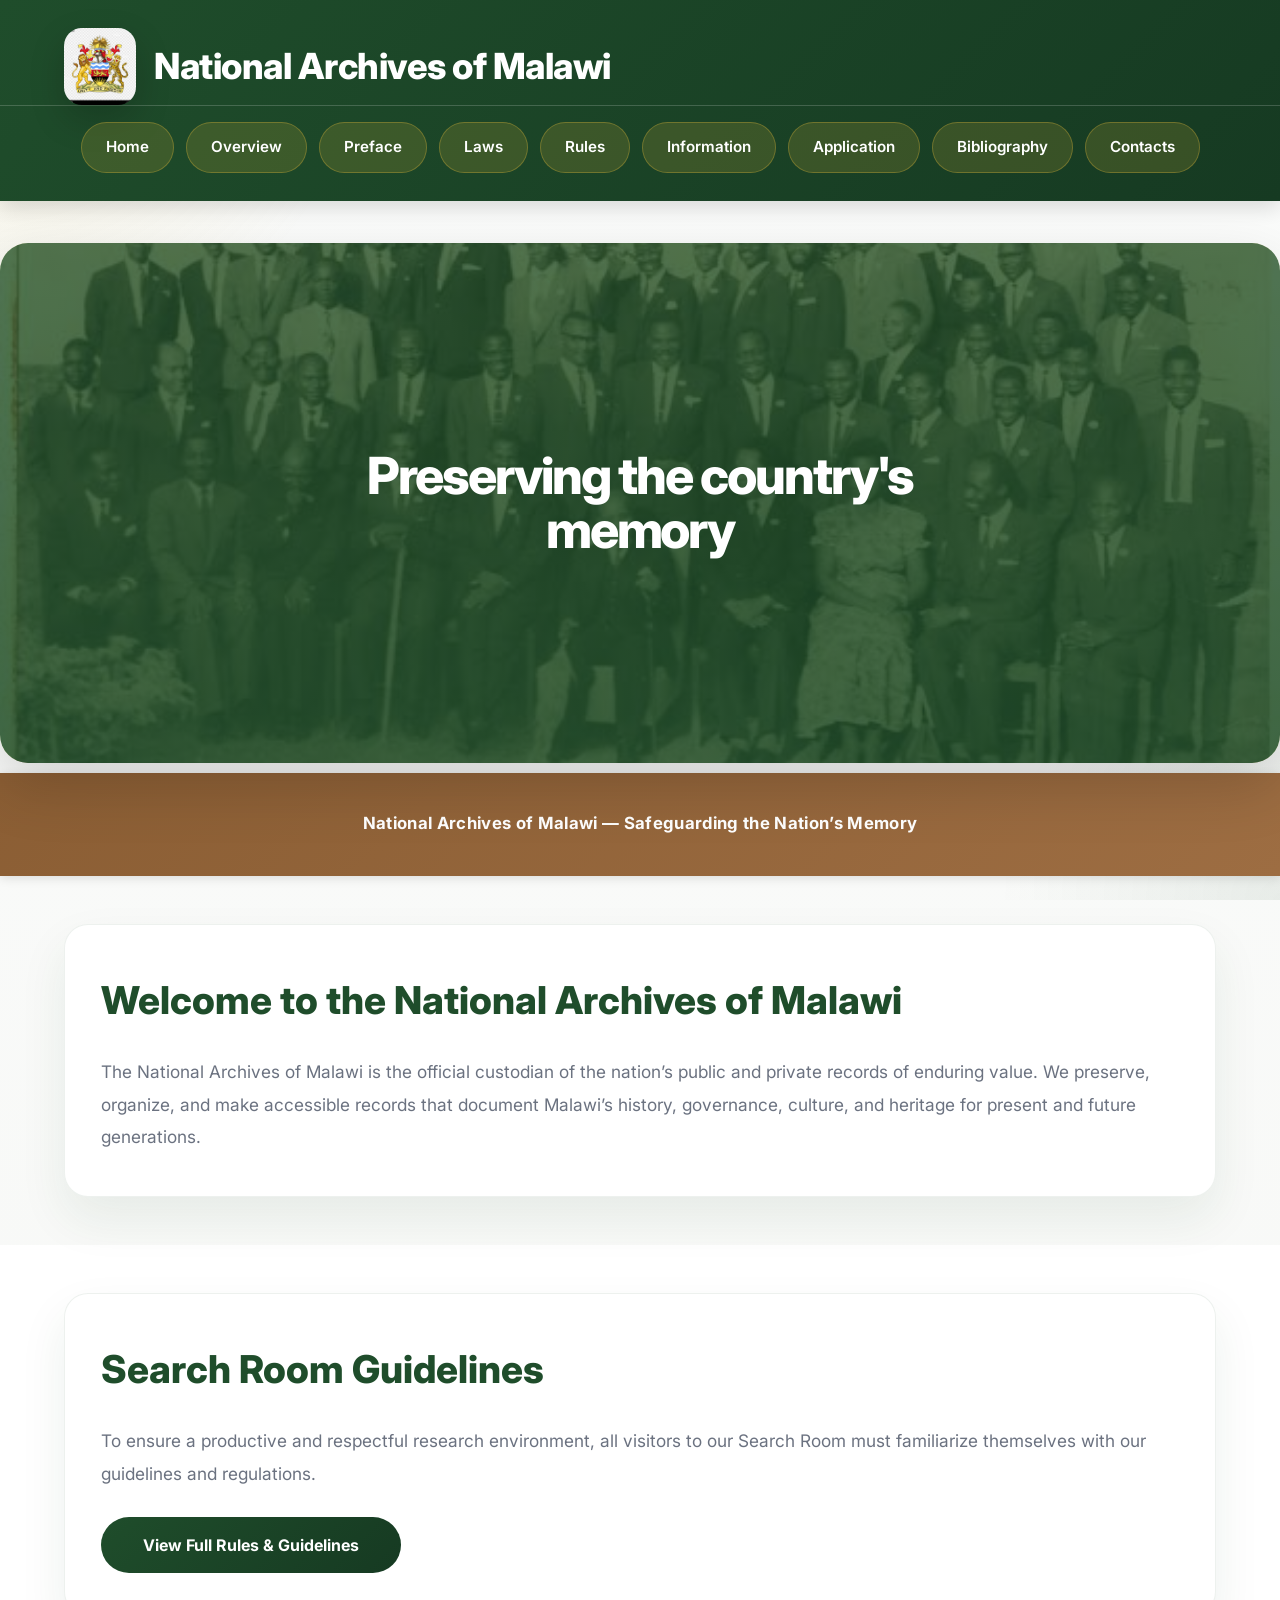
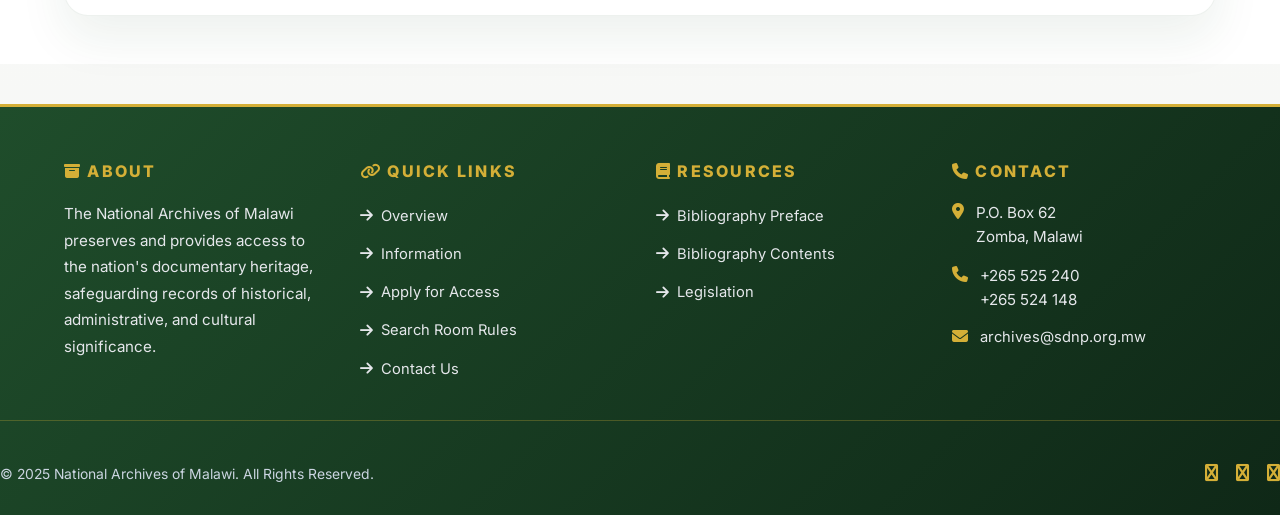
<file: index.html>
<!DOCTYPE html>
<html lang="en">
<head>
  <meta charset="UTF-8" />
  <meta name="viewport" content="width=device-width, initial-scale=1.0" />
  <title>National Archives of Malawi</title>

  <!-- Google Font -->
  <link href="https://fonts.googleapis.com/css2?family=Inter:wght@300;400;500;600;700;800&display=swap" rel="stylesheet">

  <!-- Icons -->
  <link href="https://cdnjs.cloudflare.com/ajax/libs/font-awesome/6.5.1/css/all.min.css" rel="stylesheet">

  <!-- Global CSS -->
  <link rel="stylesheet" href="archives-styles.css">
</head>
<body>

<!-- Top Header -->
<header class="top-header">
  <div class="container header-content">
    <div class="branding">
      <img src="emblem.jpg" alt="Malawi Emblem">
      <div>
        <h1>National Archives of Malawi</h1>
      </div>
    </div>
  </div>
  <!-- Navigation -->
  <nav class="main-nav" aria-label="Primary navigation">
    <div class="container nav-list">
      <a href="index.html">Home</a>
      <a href="overview.html">Overview</a>
      <a href="biblio_preface.html">Preface</a>
      <a href="laws.html">Laws</a>
      <a href="rules.html">Rules</a>
      <a href="information.html">Information</a>
      <a href="application.html">Application</a>
      <a href="biblio-contents.html">Bibliography</a>
      <a href="staff.html">Contacts</a>
    </div>
  </nav>
</header>

<main>
  <!-- Hero Section -->
  <section class="hero-section">
    <div class="hero-archives">
      <div class="hero-overlay"></div>
      <div class="hero-content">
        <p>Preserving the country's memory</p>
      </div>
    </div>
  </section>

  <!-- Announcement Banner -->
  <section class="announcement">
    <div class="container">
      <p>National Archives of Malawi — Safeguarding the Nation’s Memory</p>
    </div>
  </section>

  <!-- Welcome Section -->
  <section class="section-block">
    <div class="container card-block">
      <div class="content-card">
        <h2>Welcome to the National Archives of Malawi</h2>
        <p>
          The National Archives of Malawi is the official custodian of the nation’s public and private records of enduring value. We preserve, organize, and make accessible records that document Malawi’s history, governance, culture, and heritage for present and future generations.
        </p>
      </div>
    </div>
  </section>

  <!-- Quick Access to Rules Section -->
  <section class="section-block section-alt">
    <div class="container card-block">
      <div class="content-card">
        <h2>Search Room Guidelines</h2>
        <p>
          To ensure a productive and respectful research environment, all visitors to our Search Room must familiarize themselves with our guidelines and regulations.
        </p>
        <a href="rules.html" class="rules-button">View Full Rules & Guidelines</a>
      </div>
    </div>
  </section>
</main>

<!-- Footer -->
<footer class="footer">
  <div class="container footer-grid">
    <div class="footer-section">
      <h3><i class="fas fa-archive"></i> About</h3>
      <p>The National Archives of Malawi preserves and provides access to the nation's documentary heritage, safeguarding records of historical, administrative, and cultural significance.</p>
    </div>

    <div class="footer-section">
      <h3><i class="fas fa-link"></i> Quick Links</h3>
      <ul>
        <li><a href="overview.html"><i class="fas fa-arrow-right"></i> Overview</a></li>
        <li><a href="information.html"><i class="fas fa-arrow-right"></i> Information</a></li>
        <li><a href="application.html"><i class="fas fa-arrow-right"></i> Apply for Access</a></li>
        <li><a href="search.html"><i class="fas fa-arrow-right"></i> Search Room Rules</a></li>
        <li><a href="staff.html"><i class="fas fa-arrow-right"></i> Contact Us</a></li>
      </ul>
    </div>

    <div class="footer-section">
      <h3><i class="fas fa-book"></i> Resources</h3>
      <ul>
        <li><a href="biblio_preface.html"><i class="fas fa-arrow-right"></i> Bibliography Preface</a></li>
        <li><a href="biblio-contents.html"><i class="fas fa-arrow-right"></i> Bibliography Contents</a></li>
        <li><a href="laws.html"><i class="fas fa-arrow-right"></i> Legislation</a></li>
      </ul>
    </div>

    <div class="footer-section">
      <h3><i class="fas fa-phone"></i> Contact</h3>
      <div class="footer-contact-item">
        <i class="fas fa-map-marker-alt"></i>
        <span>P.O. Box 62<br>Zomba, Malawi</span>
      </div>
      <div class="footer-contact-item">
        <i class="fas fa-phone"></i>
        <span>+265 525 240<br>+265 524 148</span>
      </div>
      <div class="footer-contact-item">
        <i class="fas fa-envelope"></i>
        <a href="mailto:archives@sdnp.org.mw">archives@sdnp.org.mw</a>
      </div>
    </div>
  </div>

  <div class="footer-divider"></div>

  <div class="footer-bottom">
    <p>© 2025 National Archives of Malawi. All Rights Reserved.</p>
    <div class="social-links">
      <a href="#"><i class="fas fa-facebook"></i></a>
      <a href="#"><i class="fas fa-twitter"></i></a>
      <a href="#"><i class="fas fa-linkedin"></i></a>
    </div>
  </div>
</footer>

<script>
  window.addEventListener("pageshow", function () {
    if (!window.location.hash) {
      window.scrollTo(0, 0);
    }
  });
</script>

</body>
</html>
</file>
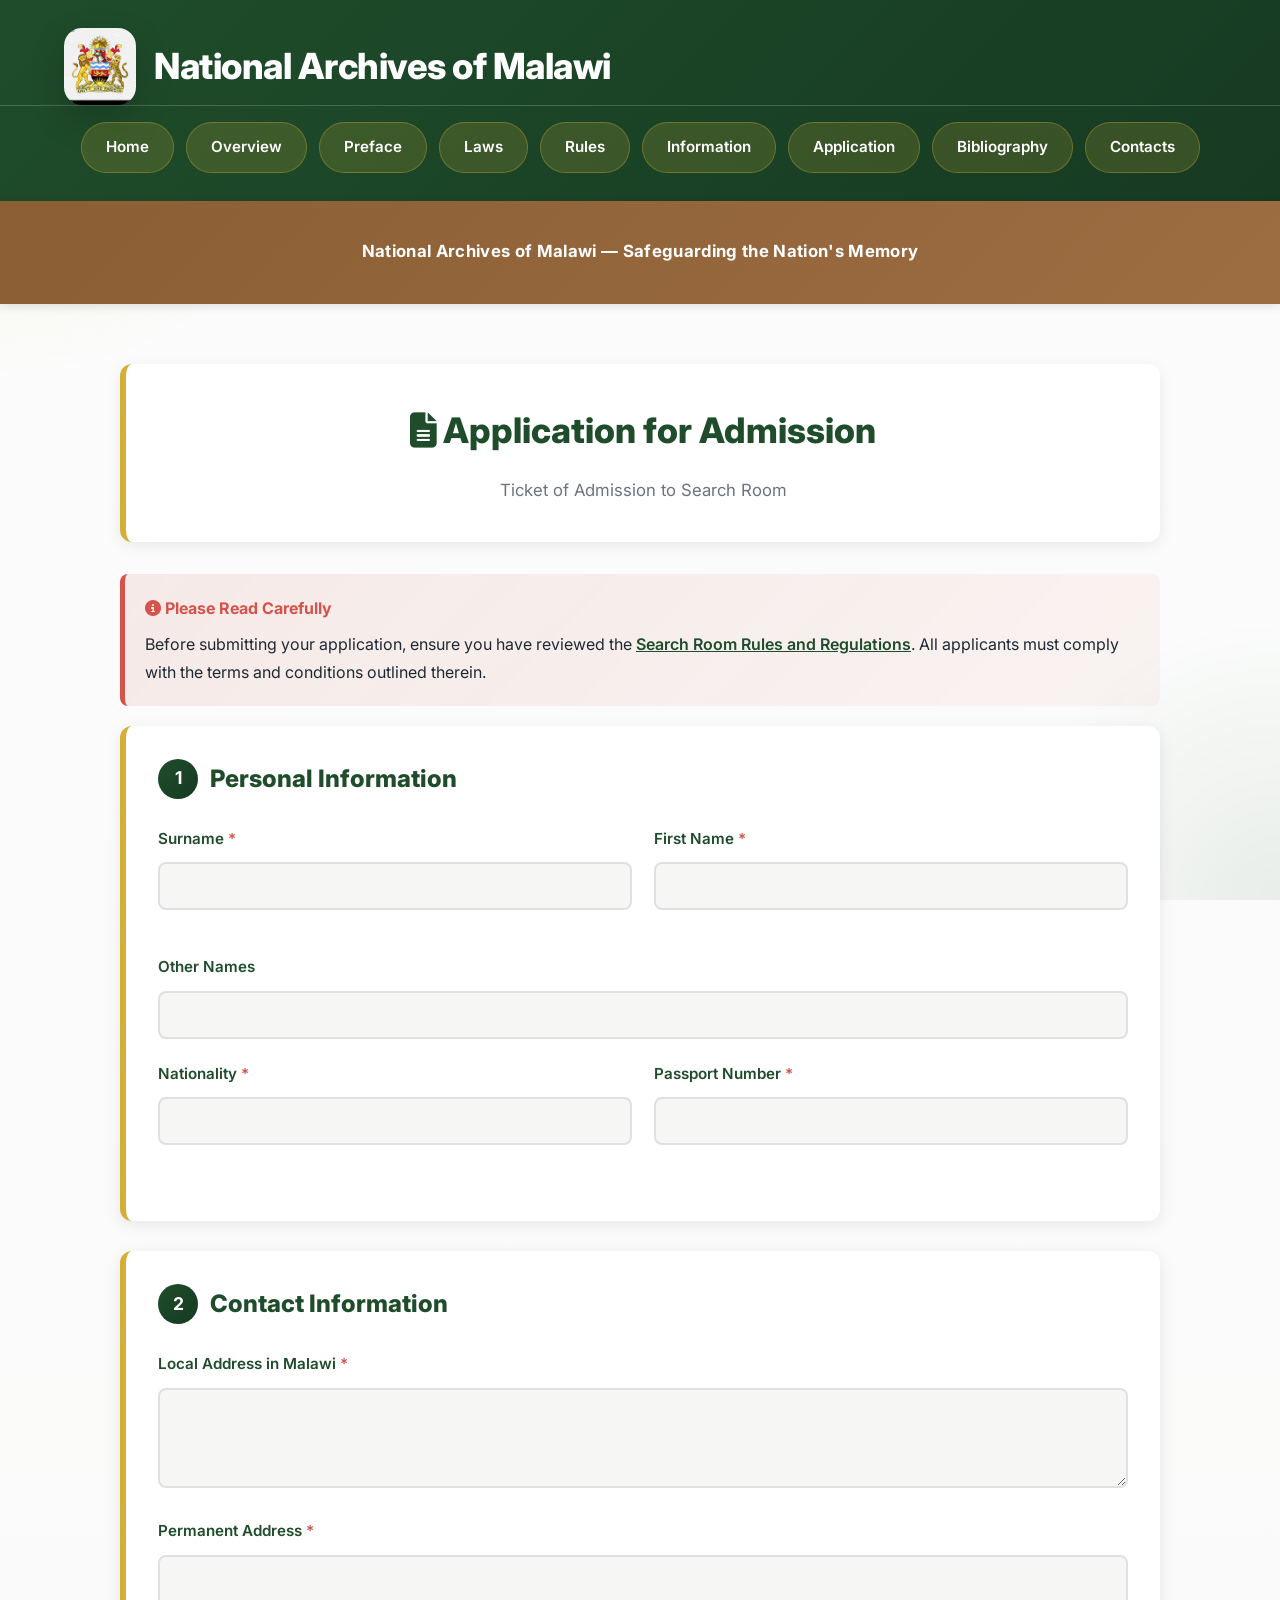
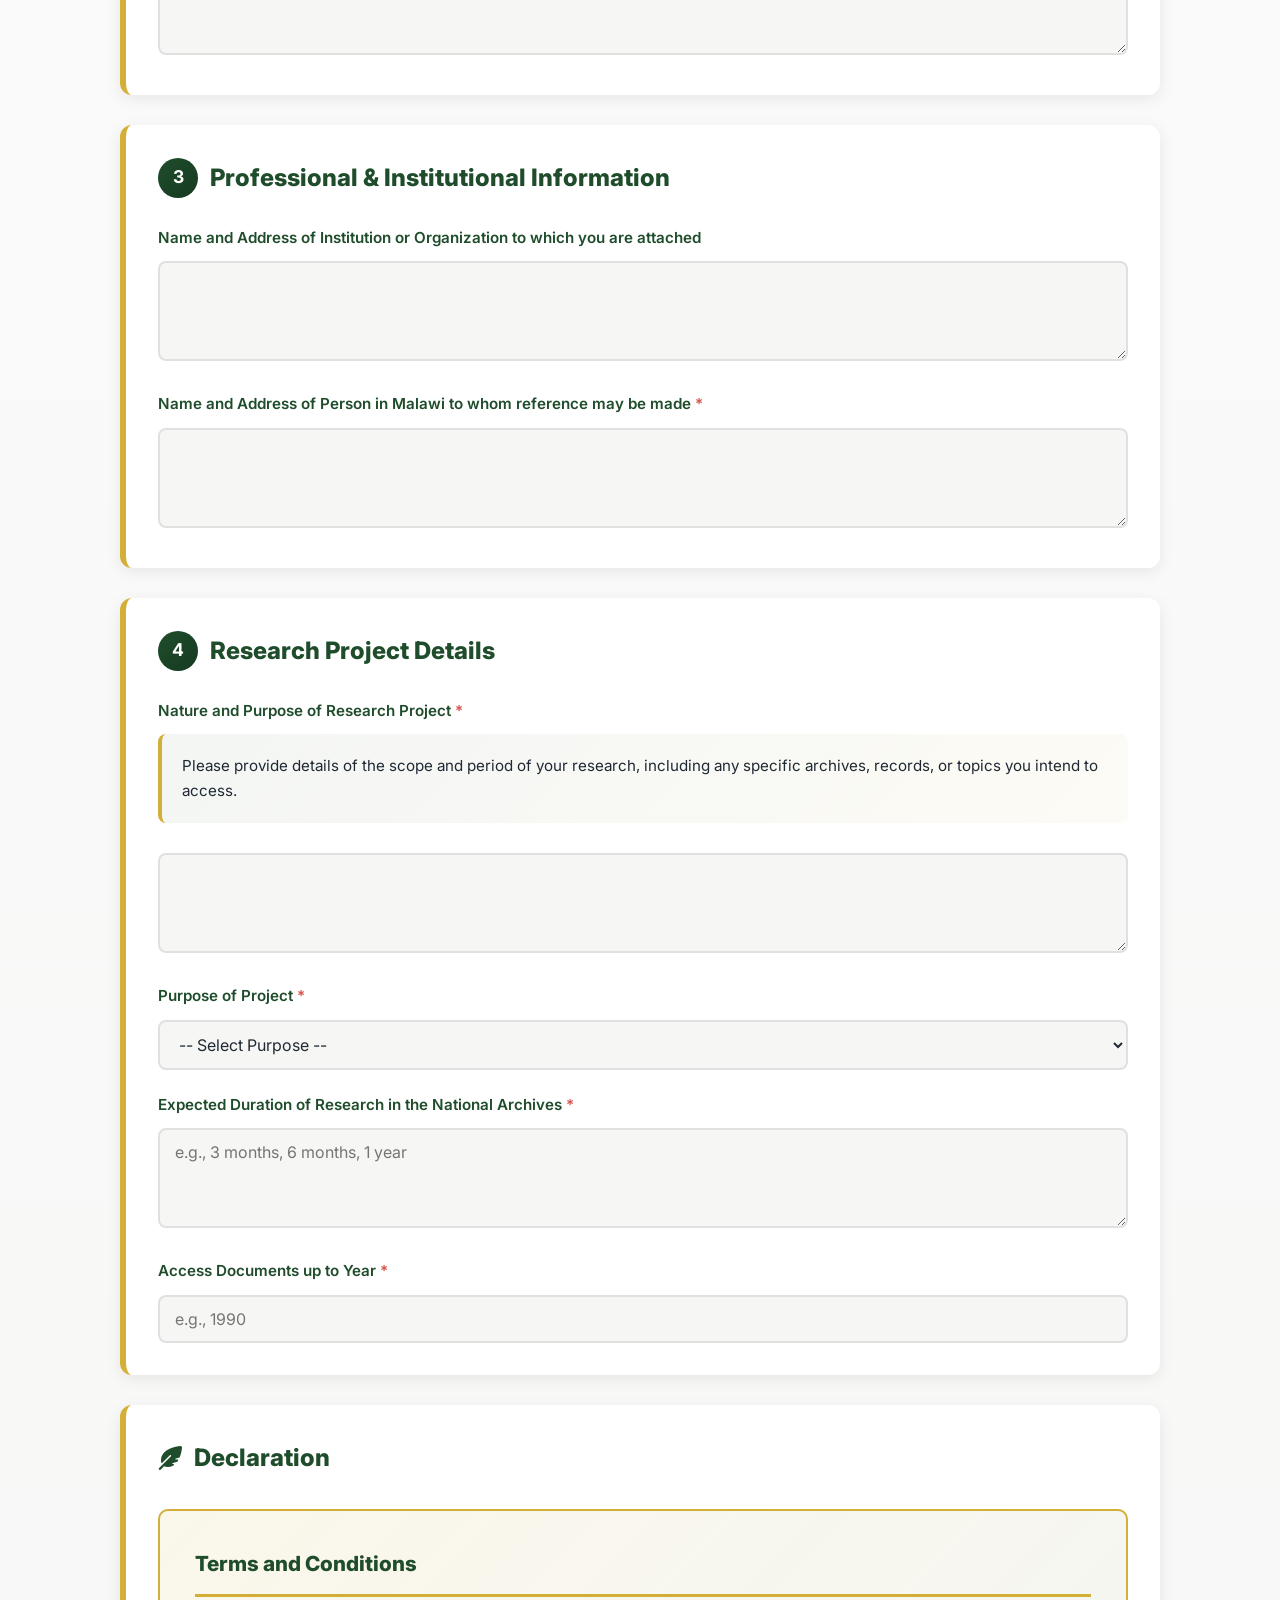
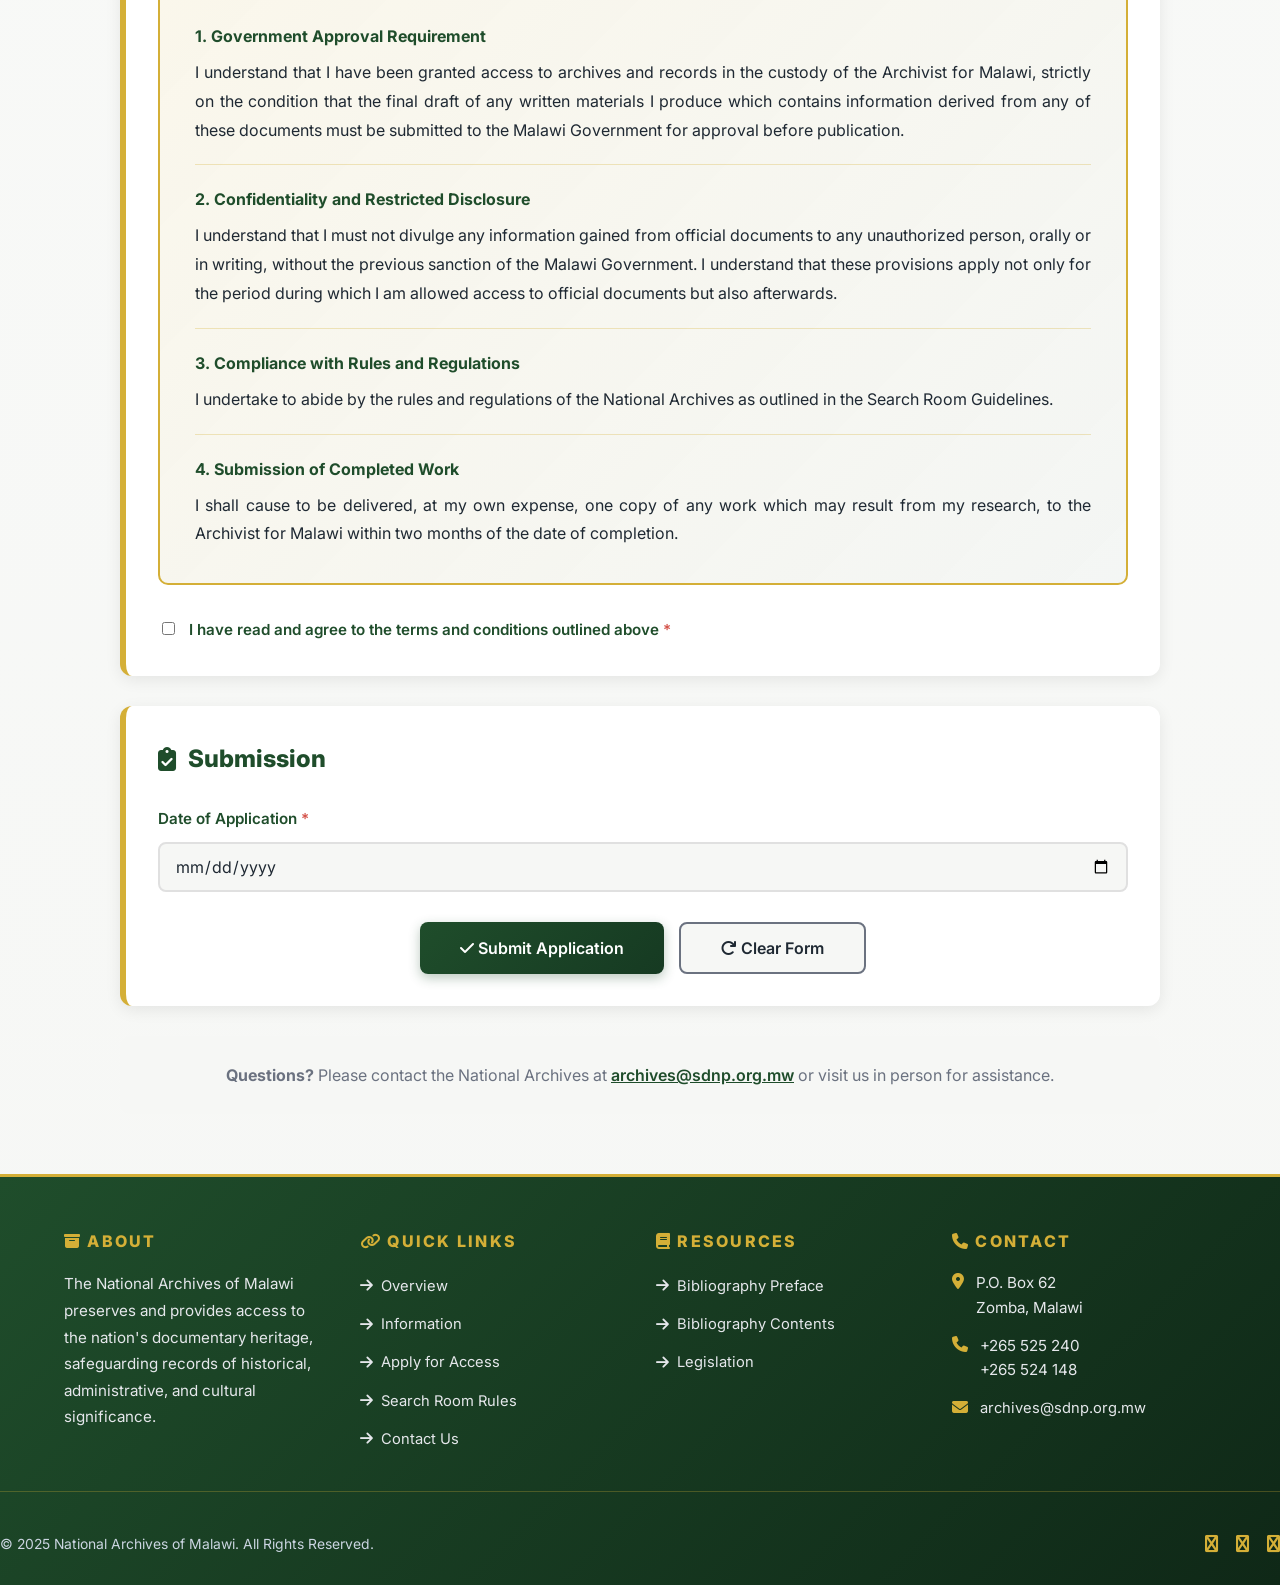
<file: application.html>
<!DOCTYPE html>
<html lang="en">
<head>
  <meta charset="UTF-8" />
  <meta name="viewport" content="width=device-width, initial-scale=1.0" />
  <title>Application for Admission - National Archives of Malawi</title>

  <!-- Google Font -->
  <link href="https://fonts.googleapis.com/css2?family=Inter:wght@300;400;500;600;700;800&display=swap" rel="stylesheet">

  <!-- Icons -->
  <link href="https://cdnjs.cloudflare.com/ajax/libs/font-awesome/6.5.1/css/all.min.css" rel="stylesheet">

  <!-- Global CSS -->
  <link rel="stylesheet" href="archives-styles.css">
  <style>
    /* Application Form Styles */
    .application-container {
      width:100%;
      max-width:1100px;
      margin:60px auto;
      padding:0 30px;
    }

    .form-header {
      background:var(--white);
      padding:36px;
      margin-bottom:32px;
      border-radius:12px;
      box-shadow:0 4px 16px rgba(0,0,0,0.08);
      border-left:6px solid var(--accent);
      text-align:center;
    }

    .form-header h2 {
      color:var(--primary);
      font-size:2.2rem;
      margin:0 0 15px 0;
      font-weight:800;
    }

    .form-header p {
      color:var(--muted);
      font-size:1.05rem;
      margin:0;
    }

    .form-section {
      background:var(--white);
      padding:32px;
      margin-bottom:30px;
      border-radius:12px;
      box-shadow:0 4px 16px rgba(0,0,0,0.08);
      border-left:6px solid var(--accent);
    }

    .form-section h3 {
      color:var(--primary);
      font-size:1.5rem;
      margin-top:0;
      margin-bottom:26px;
      font-weight:800;
      display:flex;
      align-items:center;
      gap:12px;
    }

    .form-group {
      margin-bottom:22px;
    }

    .form-group:last-child {
      margin-bottom:0;
    }

    .form-row {
      display:grid;
      grid-template-columns:repeat(2,minmax(260px,1fr));
      gap:22px;
      margin-bottom:22px;
    }

    .form-row.full {
      grid-template-columns:1fr;
    }

    label {
      display:block;
      color:var(--primary);
      font-weight:600;
      margin-bottom:10px;
      font-size:0.95rem;
    }

    input[type="text"],
    input[type="email"],
    input[type="date"],
    textarea,
    select {
      width:100%;
      padding:12px 15px;
      border:2px solid #e0e0e0;
      border-radius:8px;
      font-family:inherit;
      font-size:1rem;
      color:var(--dark);
      background:var(--light);
      transition:all 0.3s ease;
      box-sizing:border-box;
    }

    input[type="text"]:focus,
    input[type="email"]:focus,
    input[type="date"]:focus,
    textarea:focus,
    select:focus {
      outline:none;
      border-color:var(--accent);
      background:var(--white);
      box-shadow:0 0 0 3px rgba(212,175,55,0.1);
    }

    textarea {
      resize:vertical;
      min-height:100px;
    }

    .form-instructions {
      background:linear-gradient(135deg,rgba(31,77,43,0.05),rgba(212,175,55,0.05));
      padding:20px;
      border-left:4px solid var(--accent);
      border-radius:8px;
      color:var(--dark);
      font-size:0.95rem;
      line-height:1.6;
      margin-bottom:30px;
    }

    .section-number {
      display:inline-flex;
      align-items:center;
      justify-content:center;
      background:linear-gradient(135deg,var(--primary),#163a22);
      color:var(--white);
      width:40px;
      height:40px;
      border-radius:50%;
      font-weight:700;
      font-size:1.1rem;
      flex-shrink:0;
    }

    .section-title-wrapper {
      display:flex;
      align-items:center;
      gap:15px;
    }

    .declaration-section {
      background:linear-gradient(135deg,rgba(212,175,55,0.1),rgba(31,77,43,0.05));
      border:2px solid var(--accent);
      padding:35px;
      border-radius:10px;
      margin:30px 0;
    }

    .declaration-section h4 {
      color:var(--primary);
      font-size:1.3rem;
      margin-top:0;
      margin-bottom:25px;
      font-weight:800;
      border-bottom:3px solid var(--accent);
      padding-bottom:12px;
    }

    .declaration-item {
      margin-bottom:20px;
      padding-bottom:20px;
      border-bottom:1px solid rgba(212,175,55,0.3);
    }

    .declaration-item:last-child {
      margin-bottom:0;
      padding-bottom:0;
      border-bottom:none;
    }

    .declaration-item strong {
      color:var(--primary);
      display:block;
      margin-bottom:8px;
    }

    .declaration-item p {
      color:var(--dark);
      line-height:1.8;
      margin:0;
      text-align:justify;
    }

    .form-buttons {
      display:flex;
      gap:15px;
      justify-content:center;
      margin-top:30px;
    }

    button[type="submit"],
    button[type="reset"] {
      padding:14px 40px;
      font-size:1rem;
      font-weight:600;
      border:none;
      border-radius:8px;
      cursor:pointer;
      transition:all 0.3s ease;
      font-family:inherit;
    }

    button[type="submit"] {
      background:linear-gradient(135deg,var(--primary),#163a22);
      color:var(--white);
      box-shadow:0 4px 12px rgba(31,77,43,0.3);
    }

    button[type="submit"]:hover {
      transform:translateY(-2px);
      box-shadow:0 6px 20px rgba(31,77,43,0.4);
    }

    button[type="submit"]:active {
      transform:translateY(0);
    }

    button[type="reset"] {
      background:var(--light);
      color:var(--dark);
      border:2px solid var(--muted);
    }

    button[type="reset"]:hover {
      background:var(--white);
      border-color:var(--accent);
      color:var(--accent);
    }

    .required {
      color:#d4534a;
      font-weight:600;
    }

    .notice-box {
      background:linear-gradient(135deg,rgba(212,85,74,0.1),rgba(212,85,74,0.05));
      border-left:5px solid #d4534a;
      padding:20px;
      border-radius:8px;
      margin:20px 0;
      color:var(--dark);
    }

    .notice-box strong {
      color:#d4534a;
      display:block;
      margin-bottom:8px;
    }

    @media(max-width:768px) {
      .application-container {
        padding:0 20px;
        margin:40px auto;
      }

      .form-section {
        padding:25px;
      }

      .form-header h2 {
        font-size:1.6rem;
      }

      .form-row {
        grid-template-columns:1fr;
        gap:15px;
      }

      .form-buttons {
        flex-direction:column;
      }

      button[type="submit"],
      button[type="reset"] {
        width:100%;
      }

      .declaration-section {
        padding:20px;
      }

      .declaration-item {
        padding-bottom:15px;
      }
    }
  </style>
</head>
<body>

<!-- Top Header -->
<header class="top-header">
  <div class="container header-content">
    <div class="branding">
      <img src="emblem.jpg" alt="Malawi Emblem">
      <div>
        <h1>National Archives of Malawi</h1>
      </div>
    </div>
  </div>
  <!-- Navigation -->
  <nav class="main-nav" aria-label="Primary navigation">
    <div class="container nav-list">
      <a href="index.html">Home</a>
      <a href="overview.html">Overview</a>
      <a href="biblio_preface.html">Preface</a>
      <a href="laws.html">Laws</a>
      <a href="rules.html">Rules</a>
      <a href="information.html">Information</a>
      <a href="application.html">Application</a>
      <a href="biblio-contents.html">Bibliography</a>
      <a href="staff.html">Contacts</a>
    </div>
  </nav>
</header>

<main>

<!-- Announcement Banner -->
<section class="announcement">
  <div class="container">
    <p>National Archives of Malawi — Safeguarding the Nation's Memory</p>
  </div>
</section>

<!-- Application Form Container -->
<div class="application-container">

  <!-- Form Header -->
  <section class="form-header">
    <h2><i class="fas fa-file-alt"></i> Application for Admission</h2>
    <p>Ticket of Admission to Search Room</p>
  </section>

  <div class="notice-box">
    <strong><i class="fas fa-info-circle"></i> Please Read Carefully</strong>
    Before submitting your application, ensure you have reviewed the <a href="search.html" style="color:var(--primary); font-weight:600;">Search Room Rules and Regulations</a>. All applicants must comply with the terms and conditions outlined therein.
  </div>

  <!-- Main Application Form -->
  <form method="POST" action="--WEBBOT-SELF--">

    <!-- Personal Information Section -->
    <section class="form-section">
      <h3>
        <div class="section-number">1</div>
        Personal Information
      </h3>

      <div class="form-row">
        <div class="form-group">
          <label for="surname">Surname <span class="required">*</span></label>
          <input type="text" id="surname" name="surname" required>
        </div>
        <div class="form-group">
          <label for="firstname">First Name <span class="required">*</span></label>
          <input type="text" id="firstname" name="firstname" required>
        </div>
      </div>

      <div class="form-group">
        <label for="othernames">Other Names</label>
        <input type="text" id="othernames" name="othernames">
      </div>

      <div class="form-row">
        <div class="form-group">
          <label for="nationality">Nationality <span class="required">*</span></label>
          <input type="text" id="nationality" name="nationality" required>
        </div>
        <div class="form-group">
          <label for="passport">Passport Number <span class="required">*</span></label>
          <input type="text" id="passport" name="passport" required>
        </div>
      </div>
    </section>

    <!-- Contact Information Section -->
    <section class="form-section">
      <h3>
        <div class="section-number">2</div>
        Contact Information
      </h3>

      <div class="form-group">
        <label for="localaddr">Local Address in Malawi <span class="required">*</span></label>
        <textarea id="localaddr" name="localaddr" required></textarea>
      </div>

      <div class="form-group">
        <label for="permanentaddr">Permanent Address <span class="required">*</span></label>
        <textarea id="permanentaddr" name="permanentaddr" required></textarea>
      </div>
    </section>

    <!-- Professional Information Section -->
    <section class="form-section">
      <h3>
        <div class="section-number">3</div>
        Professional & Institutional Information
      </h3>

      <div class="form-group">
        <label for="institution">Name and Address of Institution or Organization to which you are attached</label>
        <textarea id="institution" name="institution"></textarea>
      </div>

      <div class="form-group">
        <label for="reference">Name and Address of Person in Malawi to whom reference may be made <span class="required">*</span></label>
        <textarea id="reference" name="reference" required></textarea>
      </div>
    </section>

    <!-- Research Information Section -->
    <section class="form-section">
      <h3>
        <div class="section-number">4</div>
        Research Project Details
      </h3>

      <div class="form-group">
        <label for="researchnature">Nature and Purpose of Research Project <span class="required">*</span></label>
        <div class="form-instructions">
          Please provide details of the scope and period of your research, including any specific archives, records, or topics you intend to access.
        </div>
        <textarea id="researchnature" name="researchnature" required></textarea>
      </div>

      <div class="form-group">
        <label for="projectpurpose">Purpose of Project <span class="required">*</span></label>
        <select id="projectpurpose" name="projectpurpose" required>
          <option value="">-- Select Purpose --</option>
          <option value="ma">Master's Thesis (M.A.)</option>
          <option value="phd">Doctoral Thesis (Ph.D.)</option>
          <option value="book">Book</option>
          <option value="article">Article</option>
          <option value="research">Academic Research</option>
          <option value="other">Other</option>
        </select>
      </div>

      <div class="form-group">
        <label for="duration">Expected Duration of Research in the National Archives <span class="required">*</span></label>
        <textarea id="duration" name="duration" placeholder="e.g., 3 months, 6 months, 1 year" required></textarea>
      </div>

      <div class="form-group">
        <label for="expiredate">Access Documents up to Year <span class="required">*</span></label>
        <input type="text" id="expiredate" name="expiredate" placeholder="e.g., 1990" required>
      </div>
    </section>

    <!-- Declaration Section -->
    <section class="form-section">
      <h3><i class="fas fa-feather-alt"></i> Declaration</h3>

      <div class="declaration-section">
        <h4>Terms and Conditions</h4>

        <div class="declaration-item">
          <strong>1. Government Approval Requirement</strong>
          <p>I understand that I have been granted access to archives and records in the custody of the Archivist for Malawi, strictly on the condition that the final draft of any written materials I produce which contains information derived from any of these documents must be submitted to the Malawi Government for approval before publication.</p>
        </div>

        <div class="declaration-item">
          <strong>2. Confidentiality and Restricted Disclosure</strong>
          <p>I understand that I must not divulge any information gained from official documents to any unauthorized person, orally or in writing, without the previous sanction of the Malawi Government. I understand that these provisions apply not only for the period during which I am allowed access to official documents but also afterwards.</p>
        </div>

        <div class="declaration-item">
          <strong>3. Compliance with Rules and Regulations</strong>
          <p>I undertake to abide by the rules and regulations of the National Archives as outlined in the Search Room Guidelines.</p>
        </div>

        <div class="declaration-item">
          <strong>4. Submission of Completed Work</strong>
          <p>I shall cause to be delivered, at my own expense, one copy of any work which may result from my research, to the Archivist for Malawi within two months of the date of completion.</p>
        </div>
      </div>

      <div class="form-group" style="margin-top:30px;">
        <input type="checkbox" id="agree" name="agree" required style="width:auto; margin-right:10px;">
        <label for="agree" style="display:inline; margin:0;">I have read and agree to the terms and conditions outlined above <span class="required">*</span></label>
      </div>
    </section>

    <!-- Submission Section -->
    <section class="form-section">
      <h3><i class="fas fa-clipboard-check"></i> Submission</h3>

      <div class="form-group">
        <label for="date">Date of Application <span class="required">*</span></label>
        <input type="date" id="date" name="date" required>
      </div>

      <div class="form-buttons">
        <button type="submit"><i class="fas fa-check"></i> Submit Application</button>
        <button type="reset"><i class="fas fa-redo"></i> Clear Form</button>
      </div>
    </section>

  </form>

  <!-- Help Text -->
  <div style="background:var(--light); padding:25px; border-radius:10px; margin:30px 0; text-align:center;">
    <p style="color:var(--muted); margin:0;">
      <strong>Questions?</strong> Please contact the National Archives at <a href="mailto:archives@sdnp.org.mw" style="color:var(--primary); font-weight:600;">archives@sdnp.org.mw</a> or visit us in person for assistance.
    </p>
  </div>

</div>

<!-- Footer -->
</main>
<footer class="footer">
  <div class="container footer-grid">
    <div class="footer-section">
      <h3><i class="fas fa-archive"></i> About</h3>
      <p>The National Archives of Malawi preserves and provides access to the nation's documentary heritage, safeguarding records of historical, administrative, and cultural significance.</p>
    </div>

    <div class="footer-section">
      <h3><i class="fas fa-link"></i> Quick Links</h3>
      <ul>
        <li><a href="overview.html"><i class="fas fa-arrow-right"></i> Overview</a></li>
        <li><a href="information.html"><i class="fas fa-arrow-right"></i> Information</a></li>
        <li><a href="application.html"><i class="fas fa-arrow-right"></i> Apply for Access</a></li>
        <li><a href="search.html"><i class="fas fa-arrow-right"></i> Search Room Rules</a></li>
        <li><a href="staff.html"><i class="fas fa-arrow-right"></i> Contact Us</a></li>
      </ul>
    </div>

    <div class="footer-section">
      <h3><i class="fas fa-book"></i> Resources</h3>
      <ul>
        <li><a href="biblio_preface.html"><i class="fas fa-arrow-right"></i> Bibliography Preface</a></li>
        <li><a href="biblio-contents.html"><i class="fas fa-arrow-right"></i> Bibliography Contents</a></li>
        <li><a href="laws.html"><i class="fas fa-arrow-right"></i> Legislation</a></li>
      </ul>
    </div>

    <div class="footer-section">
      <h3><i class="fas fa-phone"></i> Contact</h3>
      <div class="footer-contact-item">
        <i class="fas fa-map-marker-alt"></i>
        <span>P.O. Box 62<br>Zomba, Malawi</span>
      </div>
      <div class="footer-contact-item">
        <i class="fas fa-phone"></i>
        <span>+265 525 240<br>+265 524 148</span>
      </div>
      <div class="footer-contact-item">
        <i class="fas fa-envelope"></i>
        <a href="mailto:archives@sdnp.org.mw">archives@sdnp.org.mw</a>
      </div>
    </div>
  </div>

  <div class="footer-divider"></div>

  <div class="footer-bottom">
    <p>© 2025 National Archives of Malawi. All Rights Reserved.</p>
    <div class="social-links">
      <a href="#"><i class="fas fa-facebook"></i></a>
      <a href="#"><i class="fas fa-twitter"></i></a>
      <a href="#"><i class="fas fa-linkedin"></i></a>
    </div>
  </div>
</footer>

</body>
</html>
</file>
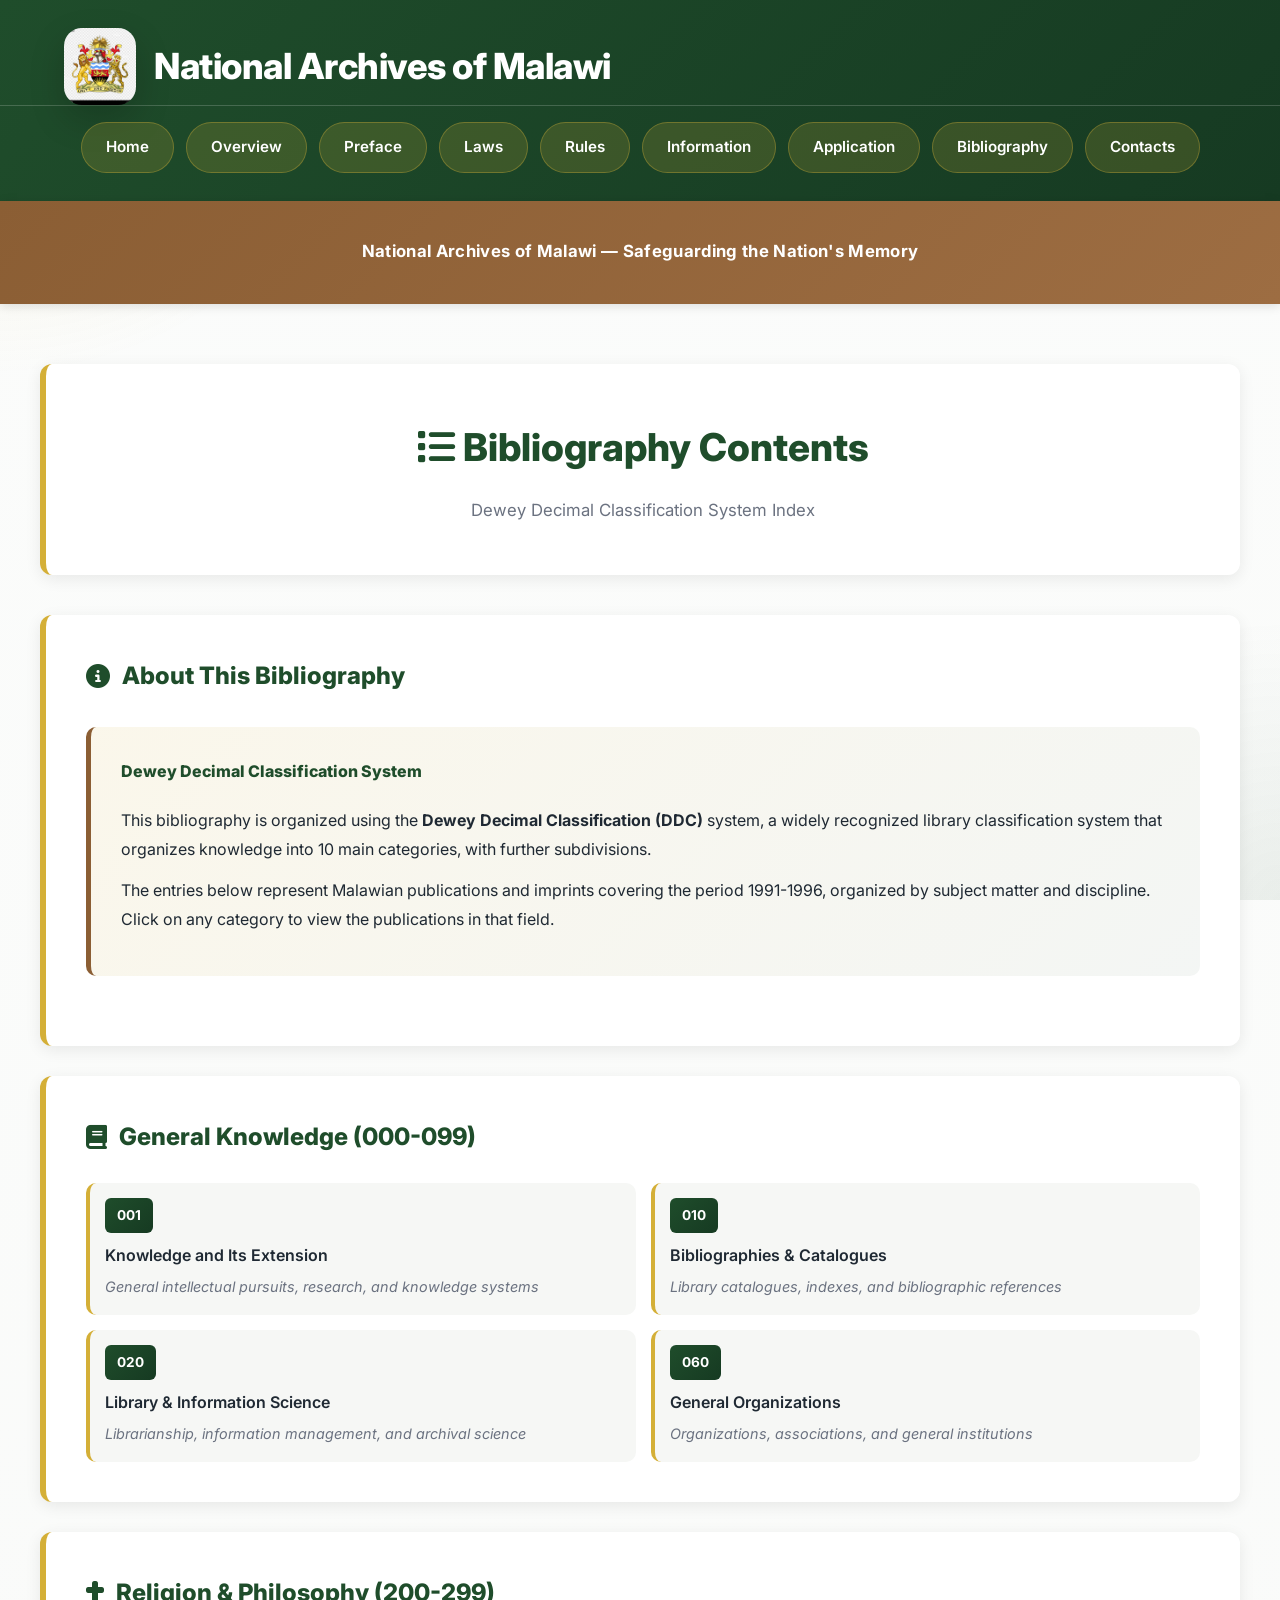
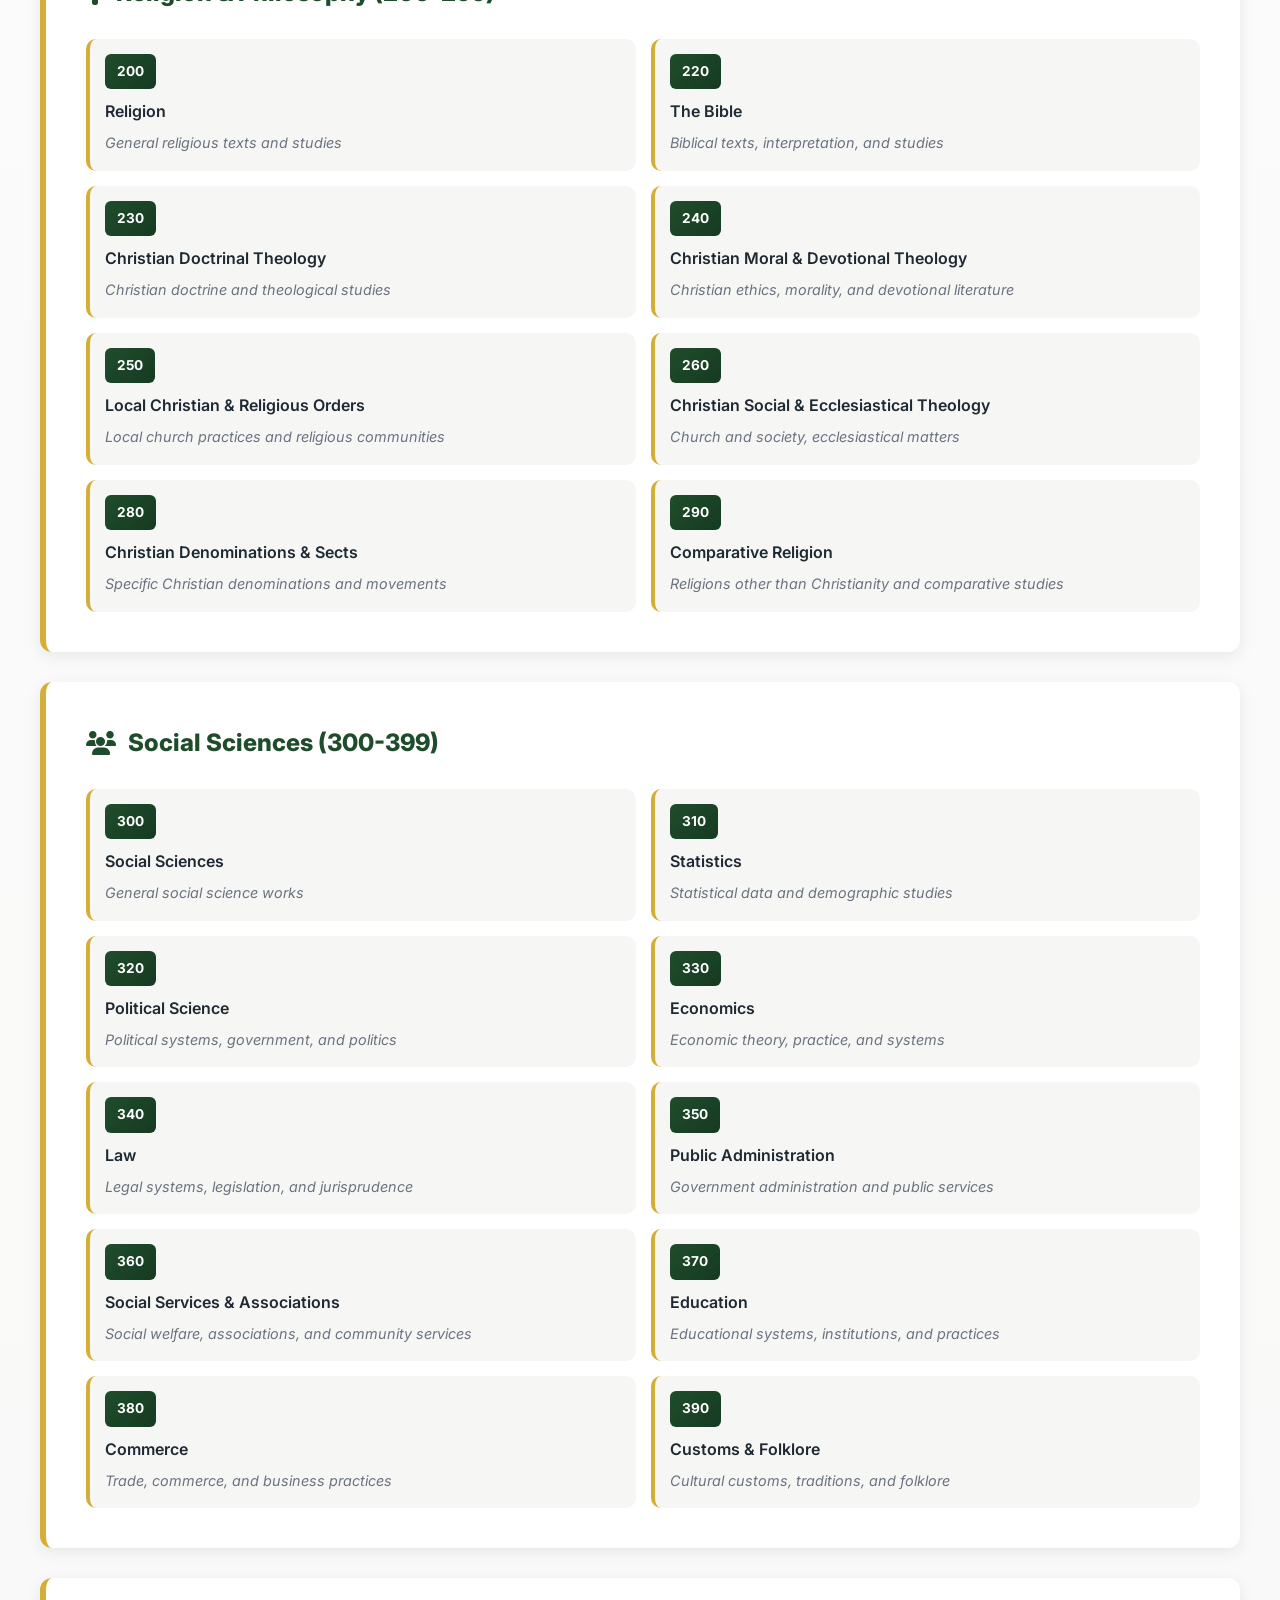
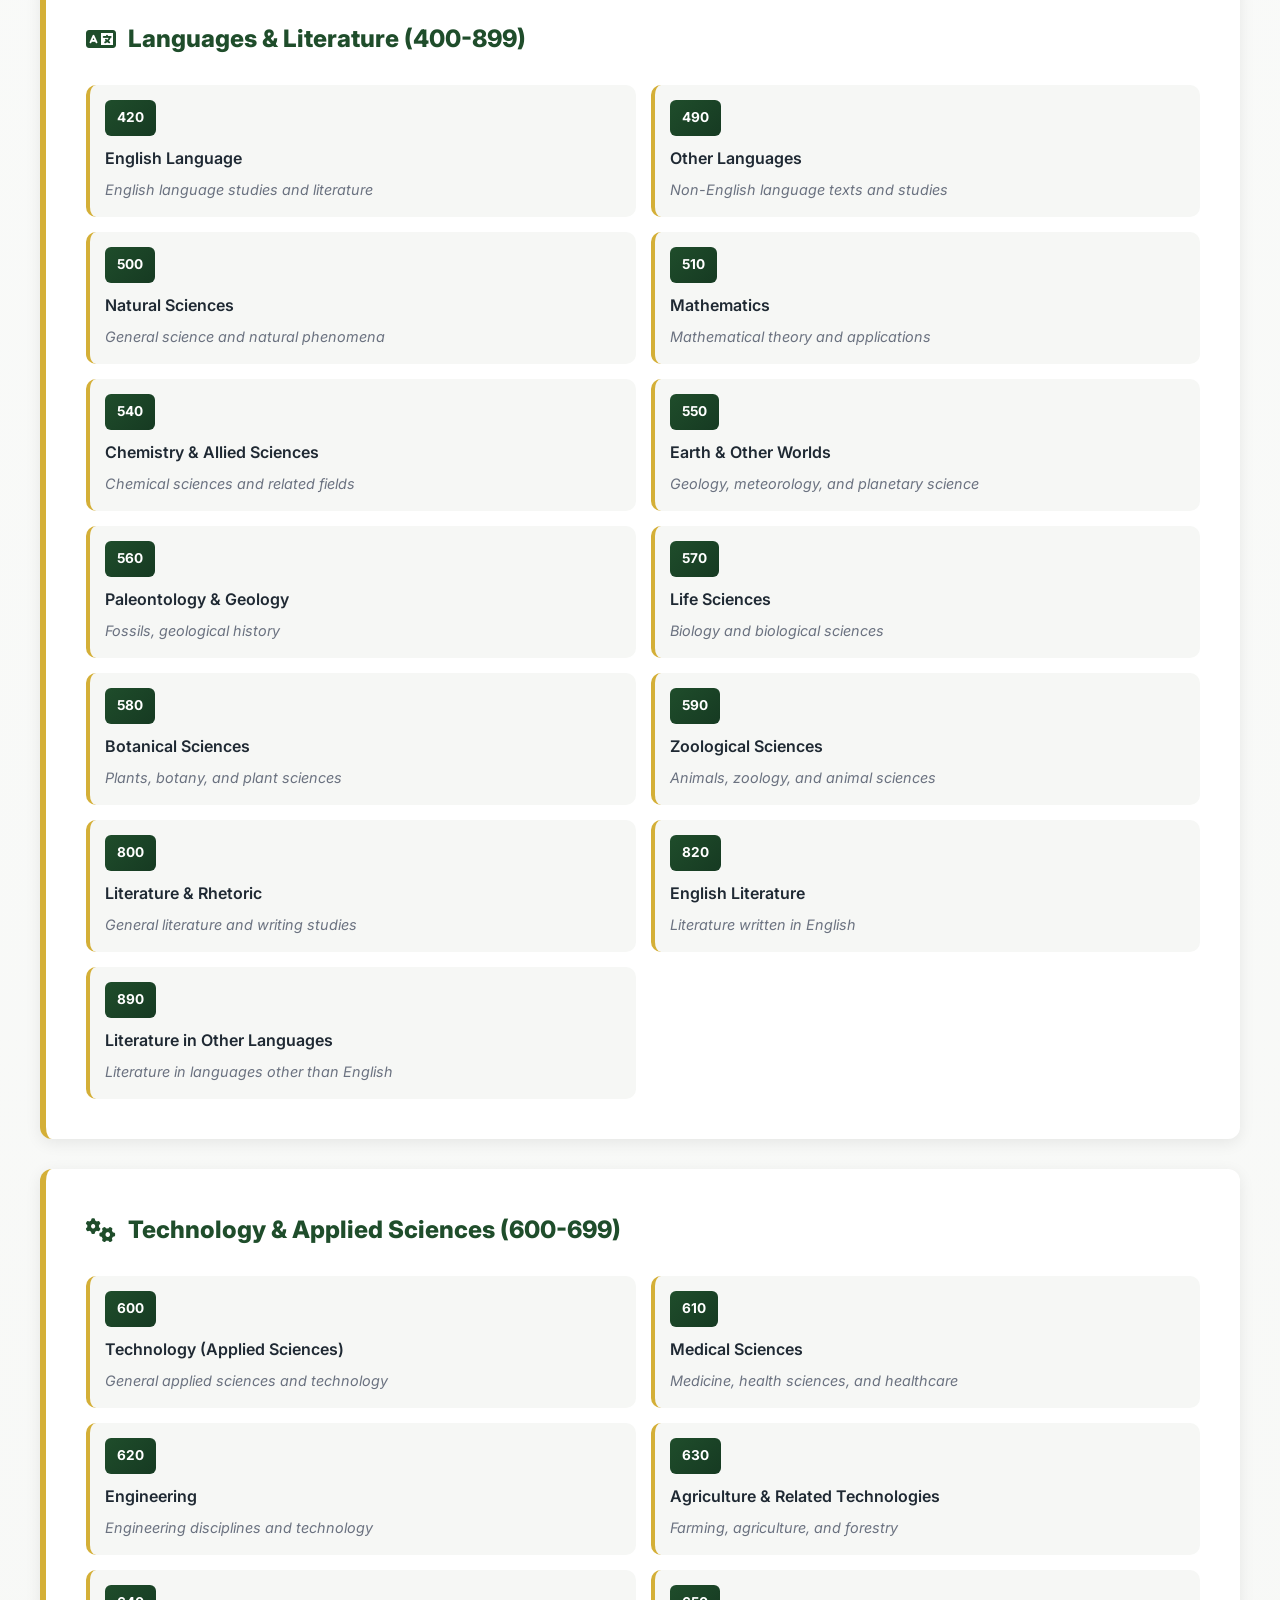
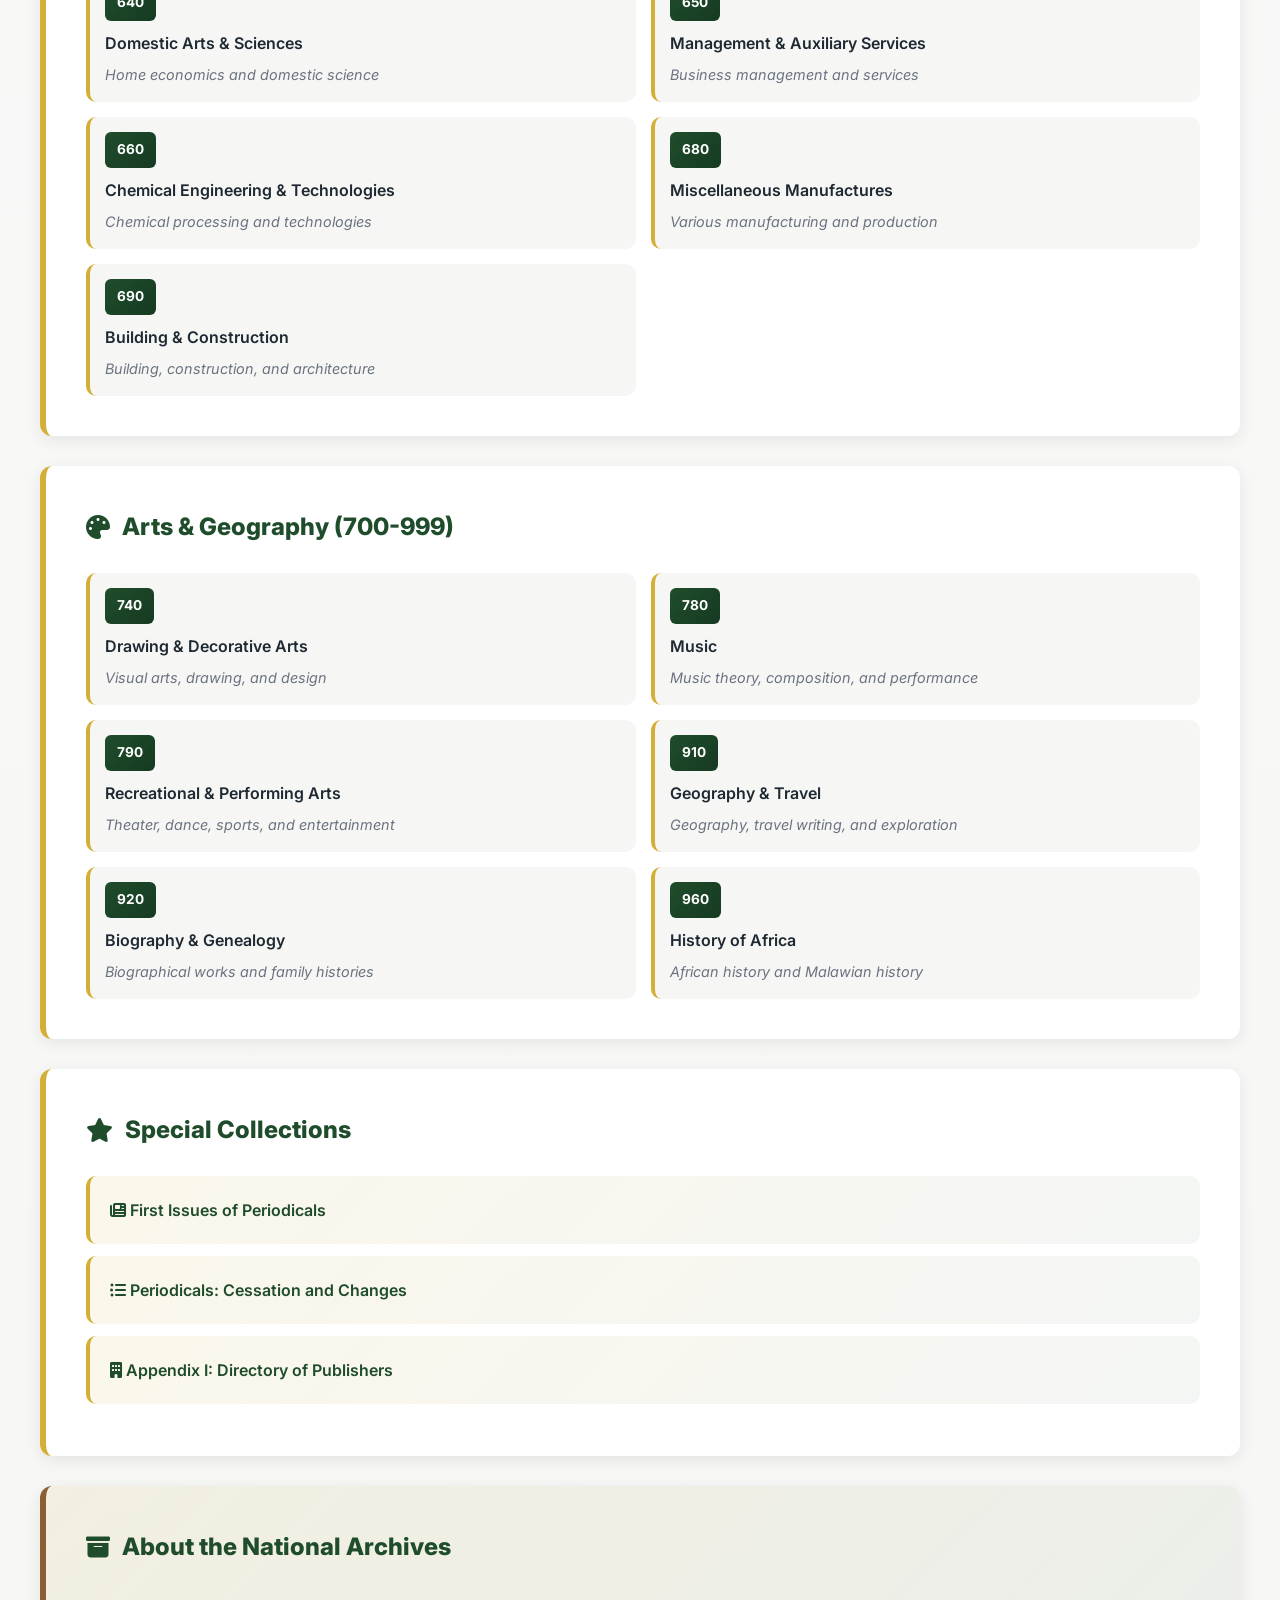
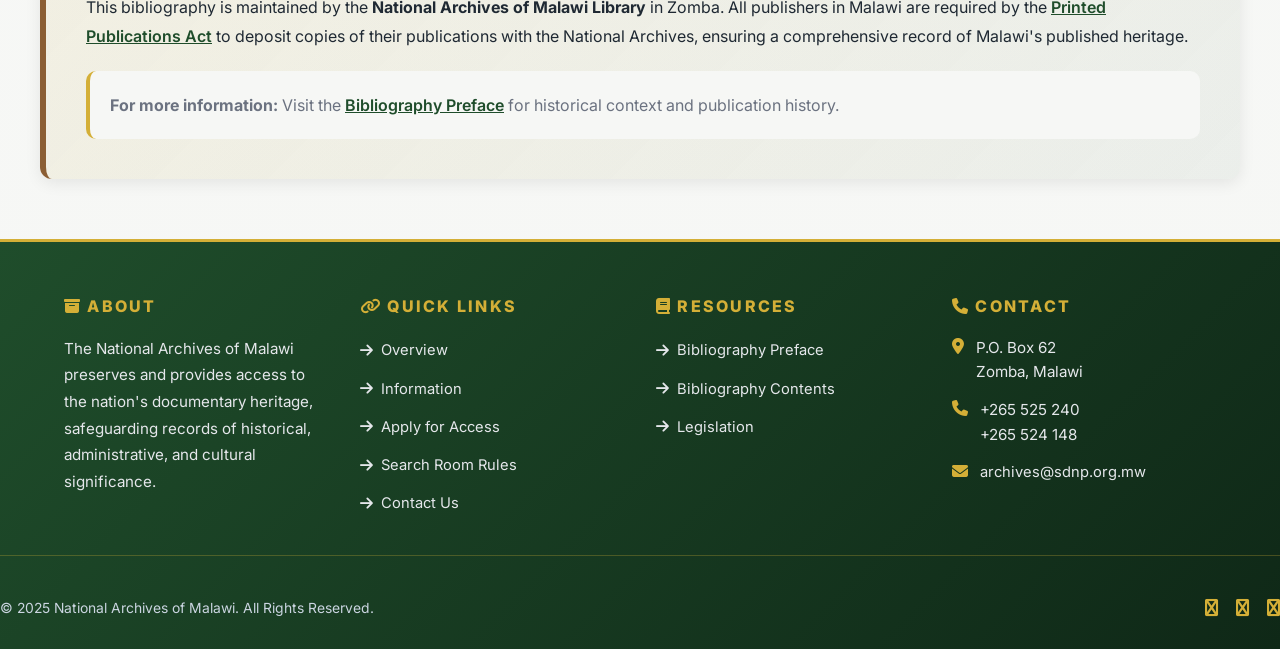
<file: biblio-contents.html>
<!DOCTYPE html>
<html lang="en">
<head>
  <meta charset="UTF-8" />
  <meta name="viewport" content="width=device-width, initial-scale=1.0" />
  <title>Bibliography Contents - National Archives of Malawi</title>

  <!-- Google Font -->
  <link href="https://fonts.googleapis.com/css2?family=Inter:wght@300;400;500;600;700;800&display=swap" rel="stylesheet">

  <!-- Icons -->
  <link href="https://cdnjs.cloudflare.com/ajax/libs/font-awesome/6.5.1/css/all.min.css" rel="stylesheet">

  <!-- Global CSS -->
  <link rel="stylesheet" href="archives-styles.css">
  <style>
    /* Bibliography Contents Page Styles */
    .biblio-container {
      width:100%;
      max-width:1400px;
      margin:60px auto;
      padding:0 40px;
    }

    .biblio-header {
      background:var(--white);
      padding:50px;
      margin-bottom:40px;
      border-radius:12px;
      box-shadow:0 4px 16px rgba(0,0,0,0.08);
      border-left:6px solid var(--accent);
      text-align:center;
    }

    .biblio-header h2 {
      color:var(--primary);
      font-size:2.4rem;
      margin:0 0 15px 0;
      font-weight:800;
    }

    .biblio-header p {
      color:var(--muted);
      font-size:1.05rem;
      margin:0;
    }

    .biblio-section {
      background:var(--white);
      padding:40px;
      margin-bottom:30px;
      border-radius:12px;
      box-shadow:0 4px 16px rgba(0,0,0,0.08);
      border-left:6px solid var(--accent);
    }

    .biblio-section h3 {
      color:var(--primary);
      font-size:1.5rem;
      margin-top:0;
      margin-bottom:25px;
      font-weight:800;
      display:flex;
      align-items:center;
      gap:12px;
    }

    .ddc-grid {
      display:grid;
      grid-template-columns:repeat(2, 1fr);
      gap:15px;
    }

    .ddc-item {
      background:var(--light);
      padding:15px;
      border-radius:10px;
      border-left:4px solid var(--accent);
      transition:all 0.3s ease;
    }

    .ddc-item:hover {
      background:var(--white);
      box-shadow:0 4px 12px rgba(212,175,55,0.2);
      transform:translateX(5px);
    }

    .ddc-code {
      background:linear-gradient(135deg,var(--primary),#163a22);
      color:var(--white);
      display:inline-block;
      padding:6px 12px;
      border-radius:6px;
      font-weight:700;
      font-size:0.85rem;
      margin-bottom:8px;
    }

    .ddc-title {
      color:var(--dark);
      font-weight:600;
      text-decoration:none;
      transition:color 0.3s ease;
      display:block;
      margin-bottom:5px;
    }

    .ddc-item a:hover .ddc-title {
      color:var(--accent);
    }

    .ddc-description {
      color:var(--muted);
      font-size:0.9rem;
      font-style:italic;
    }

    .ddc-category-section {
      background:linear-gradient(135deg,rgba(31,77,43,0.05),rgba(212,175,55,0.05));
      border:2px solid var(--accent);
      padding:30px;
      border-radius:10px;
      margin:30px 0;
    }

    .ddc-category-section h4 {
      color:var(--primary);
      font-size:1.3rem;
      margin-top:0;
      margin-bottom:20px;
      font-weight:800;
      border-bottom:3px solid var(--accent);
      padding-bottom:10px;
    }

    .special-section {
      background:linear-gradient(135deg,rgba(212,175,55,0.1),rgba(31,77,43,0.05));
      padding:20px;
      border-radius:10px;
      border-left:4px solid var(--accent);
      margin-bottom:12px;
    }

    .special-section a {
      color:var(--primary);
      text-decoration:none;
      font-weight:600;
      transition:color 0.3s ease;
    }

    .special-section a:hover {
      color:var(--accent);
      text-decoration:underline;
    }

    .legend-box {
      background:var(--light);
      padding:25px;
      border-radius:10px;
      border-left:4px solid var(--accent);
      margin-bottom:30px;
    }

    .legend-box h4 {
      color:var(--primary);
      margin-top:0;
      font-weight:800;
    }

    .legend-box p {
      color:var(--dark);
      line-height:1.7;
      margin:10px 0;
    }

    .about-ddc {
      background:linear-gradient(135deg,rgba(212,175,55,0.1),rgba(31,77,43,0.05));
      padding:30px;
      border-radius:10px;
      border-left:5px solid var(--secondary);
      margin:30px 0;
    }

    .about-ddc h4 {
      color:var(--primary);
      font-weight:800;
      margin-top:0;
    }

    .about-ddc p {
      color:var(--dark);
      line-height:1.8;
      margin:12px 0;
    }

    .breadcrumb-nav {
      display:flex;
      gap:10px;
      margin-bottom:20px;
      flex-wrap:wrap;
    }

    .breadcrumb-nav a {
      background:var(--light);
      padding:8px 15px;
      border-radius:6px;
      color:var(--primary);
      text-decoration:none;
      font-weight:600;
      font-size:0.9rem;
      transition:all 0.3s ease;
      border-left:3px solid var(--accent);
    }

    .breadcrumb-nav a:hover {
      background:var(--white);
      color:var(--accent);
    }

    @media(max-width:768px) {
      .biblio-container {
        padding:0 20px;
        margin:40px auto;
      }

      .biblio-section {
        padding:25px;
      }

      .biblio-header h2 {
        font-size:1.8rem;
      }

      .ddc-grid {
        grid-template-columns:1fr;
        gap:12px;
      }

      .ddc-item {
        padding:12px;
      }

      .breadcrumb-nav {
        flex-direction:column;
      }

      .breadcrumb-nav a {
        width:100%;
      }
    }
  </style>
</head>
<body>

<!-- Top Header -->
<header class="top-header">
  <div class="container header-content">
    <div class="branding">
      <img src="emblem.jpg" alt="Malawi Emblem">
      <div>
        <h1>National Archives of Malawi</h1>
      </div>
    </div>
  </div>
  <!-- Navigation -->
  <nav class="main-nav" aria-label="Primary navigation">
    <div class="container nav-list">
      <a href="index.html">Home</a>
      <a href="overview.html">Overview</a>
      <a href="biblio_preface.html">Preface</a>
      <a href="laws.html">Laws</a>
      <a href="rules.html">Rules</a>
      <a href="information.html">Information</a>
      <a href="application.html">Application</a>
      <a href="biblio-contents.html">Bibliography</a>
      <a href="staff.html">Contacts</a>
    </div>
  </nav>
</header>

<main>

<!-- Announcement Banner -->
<section class="announcement">
  <div class="container">
    <p>National Archives of Malawi — Safeguarding the Nation's Memory</p>
  </div>
</section>

<!-- Bibliography Contents -->
<div class="biblio-container">

  <!-- Header Section -->
  <section class="biblio-header">
    <h2><i class="fas fa-list"></i> Bibliography Contents</h2>
    <p>Dewey Decimal Classification System Index</p>
  </section>

  <!-- About DDC -->
  <section class="biblio-section">
    <h3><i class="fas fa-info-circle"></i> About This Bibliography</h3>
    
    <div class="about-ddc">
      <h4>Dewey Decimal Classification System</h4>
      <p>This bibliography is organized using the <strong>Dewey Decimal Classification (DDC)</strong> system, a widely recognized library classification system that organizes knowledge into 10 main categories, with further subdivisions.</p>
      <p>The entries below represent Malawian publications and imprints covering the period 1991-1996, organized by subject matter and discipline. Click on any category to view the publications in that field.</p>
    </div>
  </section>

  <!-- General Knowledge Section -->
  <section class="biblio-section">
    <h3><i class="fas fa-book"></i> General Knowledge (000-099)</h3>
    
    <div class="ddc-grid">
      <a href="biblio-001.html" style="text-decoration:none;">
        <div class="ddc-item">
          <div class="ddc-code">001</div>
          <div class="ddc-title">Knowledge and Its Extension</div>
          <div class="ddc-description">General intellectual pursuits, research, and knowledge systems</div>
        </div>
      </a>

      <a href="biblio-010.html" style="text-decoration:none;">
        <div class="ddc-item">
          <div class="ddc-code">010</div>
          <div class="ddc-title">Bibliographies & Catalogues</div>
          <div class="ddc-description">Library catalogues, indexes, and bibliographic references</div>
        </div>
      </a>

      <a href="biblio-020.html" style="text-decoration:none;">
        <div class="ddc-item">
          <div class="ddc-code">020</div>
          <div class="ddc-title">Library & Information Science</div>
          <div class="ddc-description">Librarianship, information management, and archival science</div>
        </div>
      </a>

      <a href="biblio-060.html" style="text-decoration:none;">
        <div class="ddc-item">
          <div class="ddc-code">060</div>
          <div class="ddc-title">General Organizations</div>
          <div class="ddc-description">Organizations, associations, and general institutions</div>
        </div>
      </a>
    </div>
  </section>

  <!-- Religion & Philosophy Section -->
  <section class="biblio-section">
    <h3><i class="fas fa-cross"></i> Religion & Philosophy (200-299)</h3>
    
    <div class="ddc-grid">
      <a href="biblio-200.html" style="text-decoration:none;">
        <div class="ddc-item">
          <div class="ddc-code">200</div>
          <div class="ddc-title">Religion</div>
          <div class="ddc-description">General religious texts and studies</div>
        </div>
      </a>

      <a href="biblio-220.html" style="text-decoration:none;">
        <div class="ddc-item">
          <div class="ddc-code">220</div>
          <div class="ddc-title">The Bible</div>
          <div class="ddc-description">Biblical texts, interpretation, and studies</div>
        </div>
      </a>

      <a href="biblio-230.html" style="text-decoration:none;">
        <div class="ddc-item">
          <div class="ddc-code">230</div>
          <div class="ddc-title">Christian Doctrinal Theology</div>
          <div class="ddc-description">Christian doctrine and theological studies</div>
        </div>
      </a>

      <a href="biblio-240.html" style="text-decoration:none;">
        <div class="ddc-item">
          <div class="ddc-code">240</div>
          <div class="ddc-title">Christian Moral & Devotional Theology</div>
          <div class="ddc-description">Christian ethics, morality, and devotional literature</div>
        </div>
      </a>

      <a href="biblio-250.html" style="text-decoration:none;">
        <div class="ddc-item">
          <div class="ddc-code">250</div>
          <div class="ddc-title">Local Christian & Religious Orders</div>
          <div class="ddc-description">Local church practices and religious communities</div>
        </div>
      </a>

      <a href="biblio-260.html" style="text-decoration:none;">
        <div class="ddc-item">
          <div class="ddc-code">260</div>
          <div class="ddc-title">Christian Social & Ecclesiastical Theology</div>
          <div class="ddc-description">Church and society, ecclesiastical matters</div>
        </div>
      </a>

      <a href="biblio-280.html" style="text-decoration:none;">
        <div class="ddc-item">
          <div class="ddc-code">280</div>
          <div class="ddc-title">Christian Denominations & Sects</div>
          <div class="ddc-description">Specific Christian denominations and movements</div>
        </div>
      </a>

      <a href="biblio-290.html" style="text-decoration:none;">
        <div class="ddc-item">
          <div class="ddc-code">290</div>
          <div class="ddc-title">Comparative Religion</div>
          <div class="ddc-description">Religions other than Christianity and comparative studies</div>
        </div>
      </a>
    </div>
  </section>

  <!-- Social Sciences Section -->
  <section class="biblio-section">
    <h3><i class="fas fa-users"></i> Social Sciences (300-399)</h3>
    
    <div class="ddc-grid">
      <a href="biblio-300.html" style="text-decoration:none;">
        <div class="ddc-item">
          <div class="ddc-code">300</div>
          <div class="ddc-title">Social Sciences</div>
          <div class="ddc-description">General social science works</div>
        </div>
      </a>

      <a href="biblio-310.html" style="text-decoration:none;">
        <div class="ddc-item">
          <div class="ddc-code">310</div>
          <div class="ddc-title">Statistics</div>
          <div class="ddc-description">Statistical data and demographic studies</div>
        </div>
      </a>

      <a href="biblio-320.html" style="text-decoration:none;">
        <div class="ddc-item">
          <div class="ddc-code">320</div>
          <div class="ddc-title">Political Science</div>
          <div class="ddc-description">Political systems, government, and politics</div>
        </div>
      </a>

      <a href="biblio-330.html" style="text-decoration:none;">
        <div class="ddc-item">
          <div class="ddc-code">330</div>
          <div class="ddc-title">Economics</div>
          <div class="ddc-description">Economic theory, practice, and systems</div>
        </div>
      </a>

      <a href="biblio-340.html" style="text-decoration:none;">
        <div class="ddc-item">
          <div class="ddc-code">340</div>
          <div class="ddc-title">Law</div>
          <div class="ddc-description">Legal systems, legislation, and jurisprudence</div>
        </div>
      </a>

      <a href="biblio-350.html" style="text-decoration:none;">
        <div class="ddc-item">
          <div class="ddc-code">350</div>
          <div class="ddc-title">Public Administration</div>
          <div class="ddc-description">Government administration and public services</div>
        </div>
      </a>

      <a href="biblio-360.html" style="text-decoration:none;">
        <div class="ddc-item">
          <div class="ddc-code">360</div>
          <div class="ddc-title">Social Services & Associations</div>
          <div class="ddc-description">Social welfare, associations, and community services</div>
        </div>
      </a>

      <a href="biblio-370.html" style="text-decoration:none;">
        <div class="ddc-item">
          <div class="ddc-code">370</div>
          <div class="ddc-title">Education</div>
          <div class="ddc-description">Educational systems, institutions, and practices</div>
        </div>
      </a>

      <a href="biblio-380.html" style="text-decoration:none;">
        <div class="ddc-item">
          <div class="ddc-code">380</div>
          <div class="ddc-title">Commerce</div>
          <div class="ddc-description">Trade, commerce, and business practices</div>
        </div>
      </a>

      <a href="biblio-390.html" style="text-decoration:none;">
        <div class="ddc-item">
          <div class="ddc-code">390</div>
          <div class="ddc-title">Customs & Folklore</div>
          <div class="ddc-description">Cultural customs, traditions, and folklore</div>
        </div>
      </a>
    </div>
  </section>

  <!-- Languages & Literature Section -->
  <section class="biblio-section">
    <h3><i class="fas fa-language"></i> Languages & Literature (400-899)</h3>
    
    <div class="ddc-grid">
      <a href="biblio-420.html" style="text-decoration:none;">
        <div class="ddc-item">
          <div class="ddc-code">420</div>
          <div class="ddc-title">English Language</div>
          <div class="ddc-description">English language studies and literature</div>
        </div>
      </a>

      <a href="biblio-490.html" style="text-decoration:none;">
        <div class="ddc-item">
          <div class="ddc-code">490</div>
          <div class="ddc-title">Other Languages</div>
          <div class="ddc-description">Non-English language texts and studies</div>
        </div>
      </a>

      <a href="biblio-500.html#500" style="text-decoration:none;">
        <div class="ddc-item">
          <div class="ddc-code">500</div>
          <div class="ddc-title">Natural Sciences</div>
          <div class="ddc-description">General science and natural phenomena</div>
        </div>
      </a>

      <a href="biblio-500.html#510" style="text-decoration:none;">
        <div class="ddc-item">
          <div class="ddc-code">510</div>
          <div class="ddc-title">Mathematics</div>
          <div class="ddc-description">Mathematical theory and applications</div>
        </div>
      </a>

      <a href="biblio-500.html#540" style="text-decoration:none;">
        <div class="ddc-item">
          <div class="ddc-code">540</div>
          <div class="ddc-title">Chemistry & Allied Sciences</div>
          <div class="ddc-description">Chemical sciences and related fields</div>
        </div>
      </a>

      <a href="biblio-500.html#550" style="text-decoration:none;">
        <div class="ddc-item">
          <div class="ddc-code">550</div>
          <div class="ddc-title">Earth & Other Worlds</div>
          <div class="ddc-description">Geology, meteorology, and planetary science</div>
        </div>
      </a>

      <a href="biblio-500.html#560" style="text-decoration:none;">
        <div class="ddc-item">
          <div class="ddc-code">560</div>
          <div class="ddc-title">Paleontology & Geology</div>
          <div class="ddc-description">Fossils, geological history</div>
        </div>
      </a>

      <a href="biblio-500.html#570" style="text-decoration:none;">
        <div class="ddc-item">
          <div class="ddc-code">570</div>
          <div class="ddc-title">Life Sciences</div>
          <div class="ddc-description">Biology and biological sciences</div>
        </div>
      </a>

      <a href="biblio-500.html#580" style="text-decoration:none;">
        <div class="ddc-item">
          <div class="ddc-code">580</div>
          <div class="ddc-title">Botanical Sciences</div>
          <div class="ddc-description">Plants, botany, and plant sciences</div>
        </div>
      </a>

      <a href="biblio-500.html#590" style="text-decoration:none;">
        <div class="ddc-item">
          <div class="ddc-code">590</div>
          <div class="ddc-title">Zoological Sciences</div>
          <div class="ddc-description">Animals, zoology, and animal sciences</div>
        </div>
      </a>

      <a href="biblio-800.html#800" style="text-decoration:none;">
        <div class="ddc-item">
          <div class="ddc-code">800</div>
          <div class="ddc-title">Literature & Rhetoric</div>
          <div class="ddc-description">General literature and writing studies</div>
        </div>
      </a>

      <a href="biblio-800.html#820" style="text-decoration:none;">
        <div class="ddc-item">
          <div class="ddc-code">820</div>
          <div class="ddc-title">English Literature</div>
          <div class="ddc-description">Literature written in English</div>
        </div>
      </a>

      <a href="biblio-800.html#890" style="text-decoration:none;">
        <div class="ddc-item">
          <div class="ddc-code">890</div>
          <div class="ddc-title">Literature in Other Languages</div>
          <div class="ddc-description">Literature in languages other than English</div>
        </div>
      </a>
    </div>
  </section>

  <!-- Technology & Applied Sciences Section -->
  <section class="biblio-section">
    <h3><i class="fas fa-cogs"></i> Technology & Applied Sciences (600-699)</h3>
    
    <div class="ddc-grid">
      <a href="biblio-600.html" style="text-decoration:none;">
        <div class="ddc-item">
          <div class="ddc-code">600</div>
          <div class="ddc-title">Technology (Applied Sciences)</div>
          <div class="ddc-description">General applied sciences and technology</div>
        </div>
      </a>

      <a href="biblio-600.html#610" style="text-decoration:none;">
        <div class="ddc-item">
          <div class="ddc-code">610</div>
          <div class="ddc-title">Medical Sciences</div>
          <div class="ddc-description">Medicine, health sciences, and healthcare</div>
        </div>
      </a>

      <a href="biblio-600.html#620" style="text-decoration:none;">
        <div class="ddc-item">
          <div class="ddc-code">620</div>
          <div class="ddc-title">Engineering</div>
          <div class="ddc-description">Engineering disciplines and technology</div>
        </div>
      </a>

      <a href="biblio-600.html#630" style="text-decoration:none;">
        <div class="ddc-item">
          <div class="ddc-code">630</div>
          <div class="ddc-title">Agriculture & Related Technologies</div>
          <div class="ddc-description">Farming, agriculture, and forestry</div>
        </div>
      </a>

      <a href="biblio-600.html#640" style="text-decoration:none;">
        <div class="ddc-item">
          <div class="ddc-code">640</div>
          <div class="ddc-title">Domestic Arts & Sciences</div>
          <div class="ddc-description">Home economics and domestic science</div>
        </div>
      </a>

      <a href="biblio-600.html#650" style="text-decoration:none;">
        <div class="ddc-item">
          <div class="ddc-code">650</div>
          <div class="ddc-title">Management & Auxiliary Services</div>
          <div class="ddc-description">Business management and services</div>
        </div>
      </a>

      <a href="biblio-600.html#660" style="text-decoration:none;">
        <div class="ddc-item">
          <div class="ddc-code">660</div>
          <div class="ddc-title">Chemical Engineering & Technologies</div>
          <div class="ddc-description">Chemical processing and technologies</div>
        </div>
      </a>

      <a href="biblio-600.html#680" style="text-decoration:none;">
        <div class="ddc-item">
          <div class="ddc-code">680</div>
          <div class="ddc-title">Miscellaneous Manufactures</div>
          <div class="ddc-description">Various manufacturing and production</div>
        </div>
      </a>

      <a href="biblio-600.html#690" style="text-decoration:none;">
        <div class="ddc-item">
          <div class="ddc-code">690</div>
          <div class="ddc-title">Building & Construction</div>
          <div class="ddc-description">Building, construction, and architecture</div>
        </div>
      </a>
    </div>
  </section>

  <!-- Arts & Geography Section -->
  <section class="biblio-section">
    <h3><i class="fas fa-palette"></i> Arts & Geography (700-999)</h3>
    
    <div class="ddc-grid">
      <a href="biblio-700.html#740" style="text-decoration:none;">
        <div class="ddc-item">
          <div class="ddc-code">740</div>
          <div class="ddc-title">Drawing & Decorative Arts</div>
          <div class="ddc-description">Visual arts, drawing, and design</div>
        </div>
      </a>

      <a href="biblio-700.html#780" style="text-decoration:none;">
        <div class="ddc-item">
          <div class="ddc-code">780</div>
          <div class="ddc-title">Music</div>
          <div class="ddc-description">Music theory, composition, and performance</div>
        </div>
      </a>

      <a href="biblio-700.html#790" style="text-decoration:none;">
        <div class="ddc-item">
          <div class="ddc-code">790</div>
          <div class="ddc-title">Recreational & Performing Arts</div>
          <div class="ddc-description">Theater, dance, sports, and entertainment</div>
        </div>
      </a>

      <a href="biblio-900.html#910" style="text-decoration:none;">
        <div class="ddc-item">
          <div class="ddc-code">910</div>
          <div class="ddc-title">Geography & Travel</div>
          <div class="ddc-description">Geography, travel writing, and exploration</div>
        </div>
      </a>

      <a href="biblio-900.html#920" style="text-decoration:none;">
        <div class="ddc-item">
          <div class="ddc-code">920</div>
          <div class="ddc-title">Biography & Genealogy</div>
          <div class="ddc-description">Biographical works and family histories</div>
        </div>
      </a>

      <a href="biblio-900.html#960" style="text-decoration:none;">
        <div class="ddc-item">
          <div class="ddc-code">960</div>
          <div class="ddc-title">History of Africa</div>
          <div class="ddc-description">African history and Malawian history</div>
        </div>
      </a>
    </div>
  </section>

  <!-- Special Collections Section -->
  <section class="biblio-section">
    <h3><i class="fas fa-star"></i> Special Collections</h3>

    <div class="special-section">
      <a href="biblio-periodicals.html#First Issues">
        <i class="fas fa-newspaper"></i> First Issues of Periodicals
      </a>
    </div>

    <div class="special-section">
      <a href="biblio-periodicals.html#Periodicals">
        <i class="fas fa-list-ul"></i> Periodicals: Cessation and Changes
      </a>
    </div>

    <div class="special-section">
      <a href="biblio-directory.html">
        <i class="fas fa-building"></i> Appendix I: Directory of Publishers
      </a>
    </div>
  </section>

  <!-- About National Archives -->
  <section class="biblio-section" style="background:linear-gradient(135deg,rgba(212,175,55,0.1),rgba(31,77,43,0.05)); border-left-color:var(--secondary);">
    <h3><i class="fas fa-archive"></i> About the National Archives</h3>

    <p style="color:var(--dark); line-height:1.8;">This bibliography is maintained by the <strong>National Archives of Malawi Library</strong> in Zomba. All publishers in Malawi are required by the <a href="laws.html" style="color:var(--primary); font-weight:600;">Printed Publications Act</a> to deposit copies of their publications with the National Archives, ensuring a comprehensive record of Malawi's published heritage.</p>

    <div style="background:var(--light); padding:20px; border-radius:10px; border-left:4px solid var(--accent); margin-top:20px;">
      <p style="color:var(--muted); margin:0;">
        <strong>For more information:</strong> Visit the <a href="biblio_preface.html" style="color:var(--primary); font-weight:600;">Bibliography Preface</a> for historical context and publication history.
      </p>
    </div>
  </section>

</div>

<!-- Footer -->
</main>
<footer class="footer">
  <div class="container footer-grid">
    <div class="footer-section">
      <h3><i class="fas fa-archive"></i> About</h3>
      <p>The National Archives of Malawi preserves and provides access to the nation's documentary heritage, safeguarding records of historical, administrative, and cultural significance.</p>
    </div>

    <div class="footer-section">
      <h3><i class="fas fa-link"></i> Quick Links</h3>
      <ul>
        <li><a href="overview.html"><i class="fas fa-arrow-right"></i> Overview</a></li>
        <li><a href="information.html"><i class="fas fa-arrow-right"></i> Information</a></li>
        <li><a href="application.html"><i class="fas fa-arrow-right"></i> Apply for Access</a></li>
        <li><a href="search.html"><i class="fas fa-arrow-right"></i> Search Room Rules</a></li>
        <li><a href="staff.html"><i class="fas fa-arrow-right"></i> Contact Us</a></li>
      </ul>
    </div>

    <div class="footer-section">
      <h3><i class="fas fa-book"></i> Resources</h3>
      <ul>
        <li><a href="biblio_preface.html"><i class="fas fa-arrow-right"></i> Bibliography Preface</a></li>
        <li><a href="biblio-contents.html"><i class="fas fa-arrow-right"></i> Bibliography Contents</a></li>
        <li><a href="laws.html"><i class="fas fa-arrow-right"></i> Legislation</a></li>
      </ul>
    </div>

    <div class="footer-section">
      <h3><i class="fas fa-phone"></i> Contact</h3>
      <div class="footer-contact-item">
        <i class="fas fa-map-marker-alt"></i>
        <span>P.O. Box 62<br>Zomba, Malawi</span>
      </div>
      <div class="footer-contact-item">
        <i class="fas fa-phone"></i>
        <span>+265 525 240<br>+265 524 148</span>
      </div>
      <div class="footer-contact-item">
        <i class="fas fa-envelope"></i>
        <a href="mailto:archives@sdnp.org.mw">archives@sdnp.org.mw</a>
      </div>
    </div>
  </div>

  <div class="footer-divider"></div>

  <div class="footer-bottom">
    <p>© 2025 National Archives of Malawi. All Rights Reserved.</p>
    <div class="social-links">
      <a href="#"><i class="fas fa-facebook"></i></a>
      <a href="#"><i class="fas fa-twitter"></i></a>
      <a href="#"><i class="fas fa-linkedin"></i></a>
    </div>
  </div>
</footer>

</body>
</html>
</file>
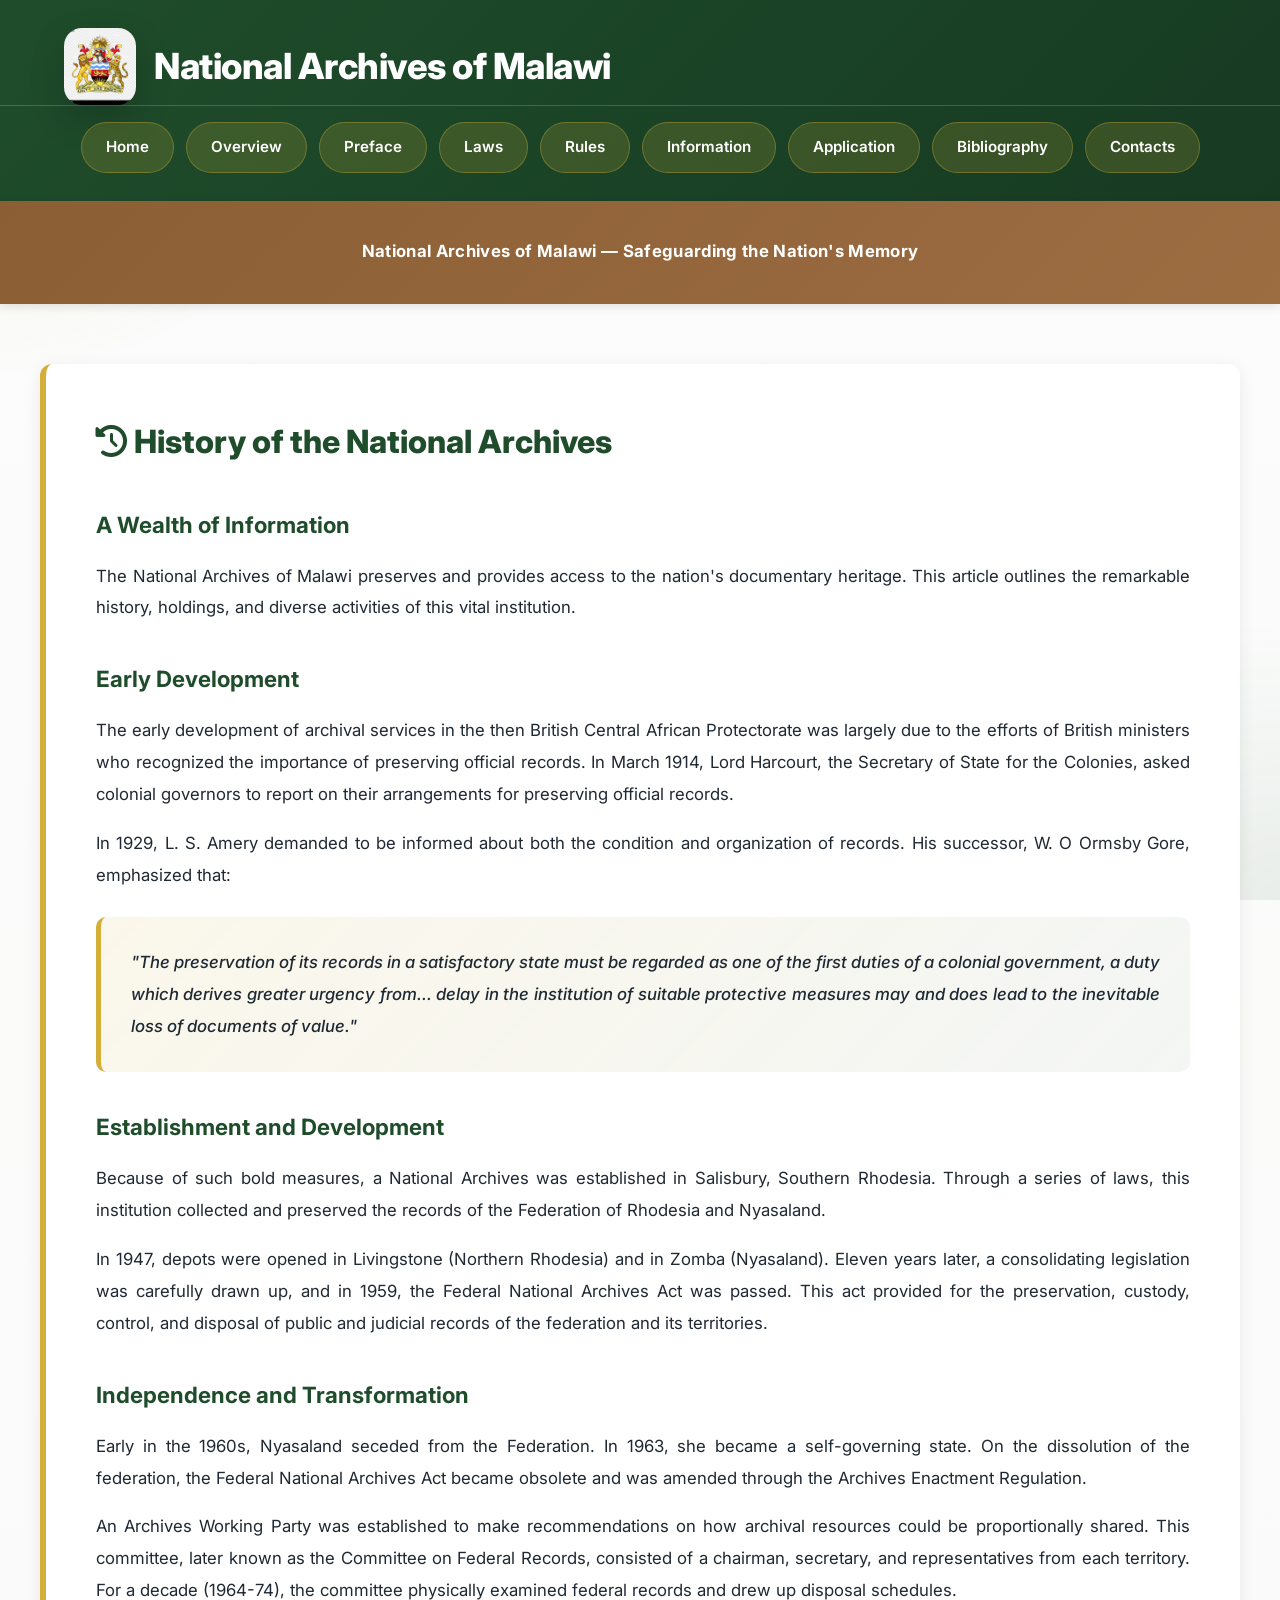
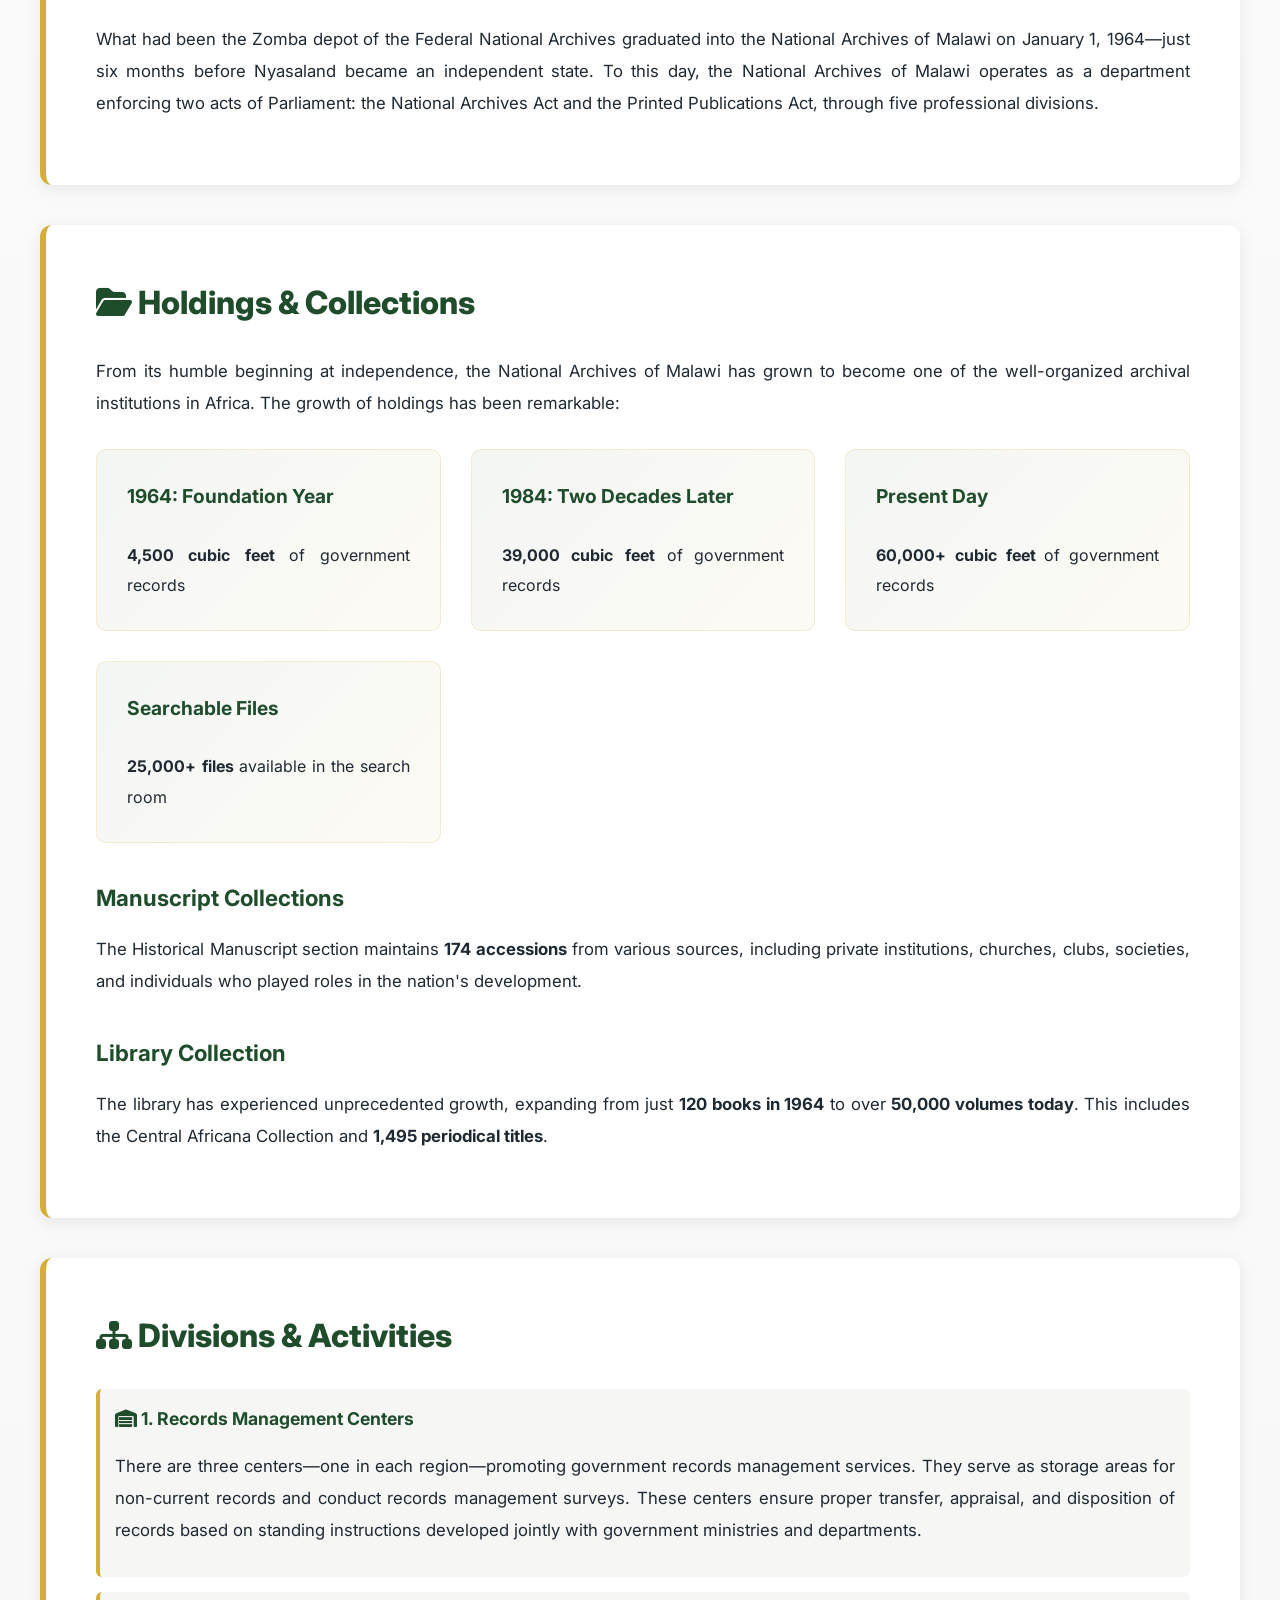
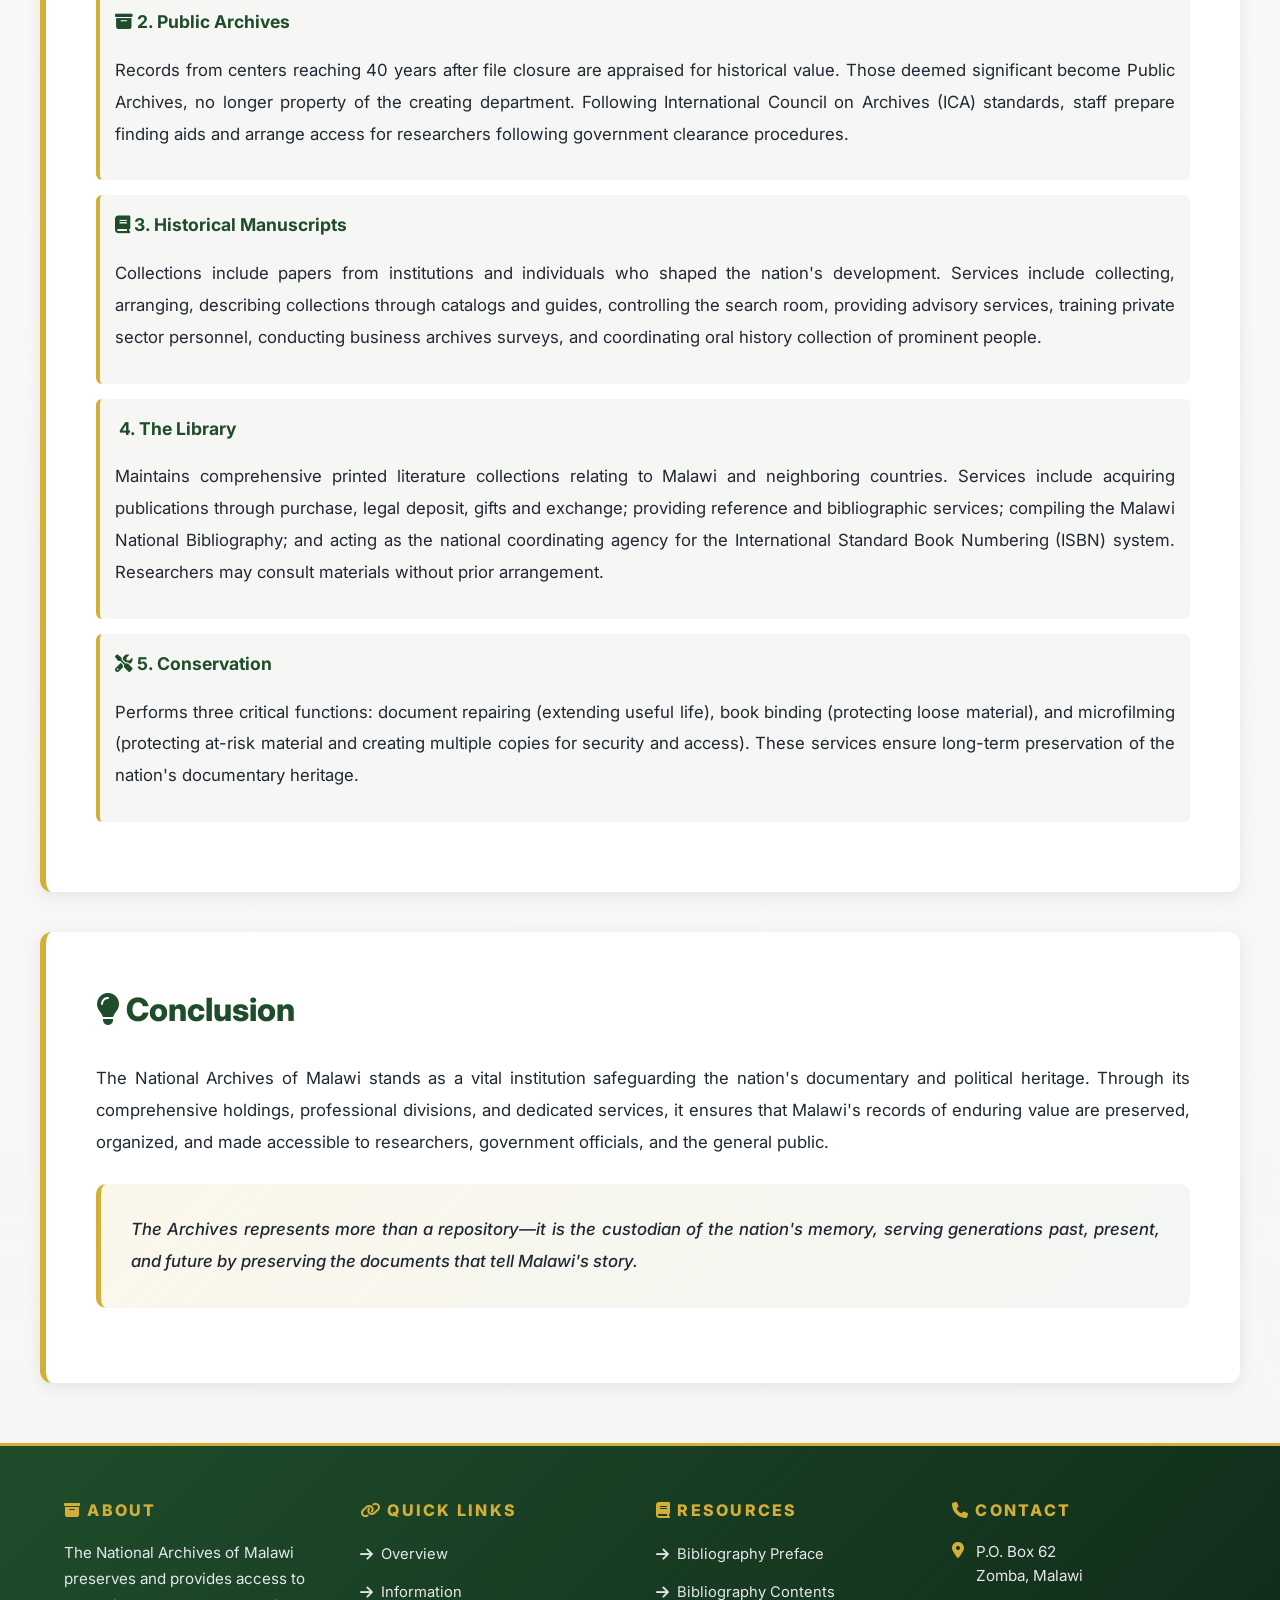
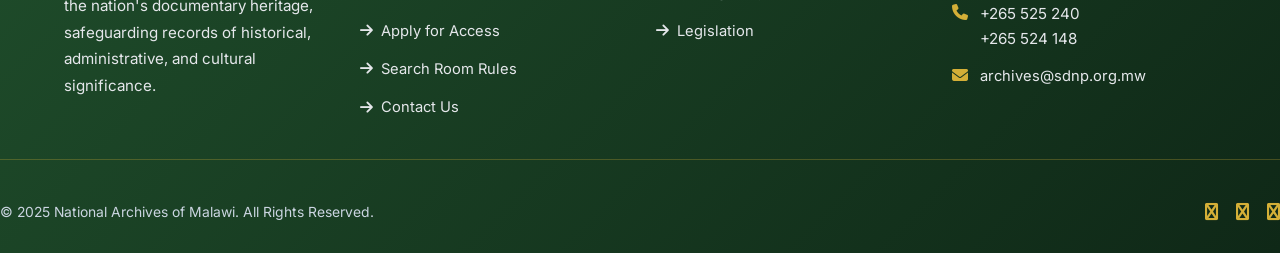
<file: information.html>
<!DOCTYPE html>
<html lang="en">
<head>
  <meta charset="UTF-8" />
  <meta name="viewport" content="width=device-width, initial-scale=1.0" />
  <title>Information - National Archives of Malawi</title>

  <!-- Google Font -->
  <link href="https://fonts.googleapis.com/css2?family=Inter:wght@300;400;500;600;700;800&display=swap" rel="stylesheet">

  <!-- Icons -->
  <link href="https://cdnjs.cloudflare.com/ajax/libs/font-awesome/6.5.1/css/all.min.css" rel="stylesheet">

  <!-- Global CSS -->
  <link rel="stylesheet" href="archives-styles.css">
  <style>
    /* Information Page Specific Styles */
    .info-container {
      width:100%;
      max-width:1400px;
      margin:60px auto;
      padding:0 40px;
    }

    .info-section {
      background:var(--white);
      padding:50px;
      margin-bottom:40px;
      border-radius:12px;
      box-shadow:0 4px 16px rgba(0,0,0,0.08);
      border-left:6px solid var(--accent);
    }

    .info-section h2 {
      color:var(--primary);
      font-size:2rem;
      margin-top:0;
      margin-bottom:25px;
      font-weight:800;
    }

    .info-section h3 {
      color:var(--primary);
      font-size:1.4rem;
      margin-top:35px;
      margin-bottom:15px;
      font-weight:700;
    }

    .info-section p {
      color:var(--dark);
      line-height:1.9;
      font-size:1.05rem;
      margin-bottom:15px;
      text-align:justify;
    }

    .info-grid {
      display:grid;
      grid-template-columns:repeat(auto-fit,minmax(260px,1fr));
      gap:30px;
      margin:30px 0;
    }

    .info-card {
      background:linear-gradient(135deg,rgba(31,77,43,0.05),rgba(212,175,55,0.05));
      padding:30px;
      border-radius:10px;
      border:1px solid rgba(212,175,55,0.2);
    }

    .info-card h4 {
      color:var(--primary);
      font-size:1.2rem;
      margin-top:0;
      font-weight:700;
    }

    .info-card p {
      margin-bottom:0;
      font-size:1rem;
    }

    .highlight-box {
      background:linear-gradient(135deg,rgba(212,175,55,0.1),rgba(31,77,43,0.05));
      padding:30px;
      border-radius:10px;
      border-left:5px solid var(--accent);
      margin:25px 0;
    }

    .highlight-box p {
      margin:0;
      color:var(--dark);
      font-style:italic;
      font-weight:500;
    }

    .divisions-list {
      list-style:none;
      padding:0;
      margin:20px 0;
    }

    .divisions-list li {
      padding:15px;
      margin-bottom:15px;
      background:var(--light);
      border-left:4px solid var(--accent);
      border-radius:6px;
    }

    .divisions-list strong {
      color:var(--primary);
      font-size:1.1rem;
    }

    @media(max-width:768px) {
      .info-container {
        padding:0 20px;
        margin:40px auto;
      }

      .info-section {
        padding:30px;
      }

      .info-section h2 {
        font-size:1.6rem;
      }

      .info-grid {
        grid-template-columns:1fr;
      }

      .info-section p {
        text-align:left;
      }
    }
  </style>
</head>
<body>

<!-- Top Header -->
<header class="top-header">
  <div class="container header-content">
    <div class="branding">
      <img src="emblem.jpg" alt="Malawi Emblem">
      <div>
        <h1>National Archives of Malawi</h1>
      </div>
    </div>
  </div>
  <!-- Navigation -->
  <nav class="main-nav" aria-label="Primary navigation">
    <div class="container nav-list">
      <a href="index.html">Home</a>
      <a href="overview.html">Overview</a>
      <a href="biblio_preface.html">Preface</a>
      <a href="laws.html">Laws</a>
      <a href="rules.html">Rules</a>
      <a href="information.html">Information</a>
      <a href="application.html">Application</a>
      <a href="biblio-contents.html">Bibliography</a>
      <a href="staff.html">Contacts</a>
    </div>
  </nav>
</header>

<main>

<!-- Announcement Banner -->
<section class="announcement">
  <div class="container">
    <p>National Archives of Malawi — Safeguarding the Nation's Memory</p>
  </div>
</section>

<!-- Information Content -->
<div class="info-container">
  
  <!-- History Section -->
  <section class="info-section">
    <h2><i class="fas fa-history"></i> History of the National Archives</h2>
    
    <h3>A Wealth of Information</h3>
    <p>The National Archives of Malawi preserves and provides access to the nation's documentary heritage. This article outlines the remarkable history, holdings, and diverse activities of this vital institution.</p>

    <h3>Early Development</h3>
    <p>The early development of archival services in the then British Central African Protectorate was largely due to the efforts of British ministers who recognized the importance of preserving official records. In March 1914, Lord Harcourt, the Secretary of State for the Colonies, asked colonial governors to report on their arrangements for preserving official records.</p>

    <p>In 1929, L. S. Amery demanded to be informed about both the condition and organization of records. His successor, W. O Ormsby Gore, emphasized that:</p>

    <div class="highlight-box">
      <p>"The preservation of its records in a satisfactory state must be regarded as one of the first duties of a colonial government, a duty which derives greater urgency from... delay in the institution of suitable protective measures may and does lead to the inevitable loss of documents of value."</p>
    </div>

    <h3>Establishment and Development</h3>
    <p>Because of such bold measures, a National Archives was established in Salisbury, Southern Rhodesia. Through a series of laws, this institution collected and preserved the records of the Federation of Rhodesia and Nyasaland.</p>

    <p>In 1947, depots were opened in Livingstone (Northern Rhodesia) and in Zomba (Nyasaland). Eleven years later, a consolidating legislation was carefully drawn up, and in 1959, the Federal National Archives Act was passed. This act provided for the preservation, custody, control, and disposal of public and judicial records of the federation and its territories.</p>

    <h3>Independence and Transformation</h3>
    <p>Early in the 1960s, Nyasaland seceded from the Federation. In 1963, she became a self-governing state. On the dissolution of the federation, the Federal National Archives Act became obsolete and was amended through the Archives Enactment Regulation.</p>

    <p>An Archives Working Party was established to make recommendations on how archival resources could be proportionally shared. This committee, later known as the Committee on Federal Records, consisted of a chairman, secretary, and representatives from each territory. For a decade (1964-74), the committee physically examined federal records and drew up disposal schedules.</p>

    <p>What had been the Zomba depot of the Federal National Archives graduated into the National Archives of Malawi on January 1, 1964—just six months before Nyasaland became an independent state. To this day, the National Archives of Malawi operates as a department enforcing two acts of Parliament: the National Archives Act and the Printed Publications Act, through five professional divisions.</p>
  </section>

  <!-- Holdings Section -->
  <section class="info-section">
    <h2><i class="fas fa-folder-open"></i> Holdings & Collections</h2>
    
    <p>From its humble beginning at independence, the National Archives of Malawi has grown to become one of the well-organized archival institutions in Africa. The growth of holdings has been remarkable:</p>

    <div class="info-grid">
      <div class="info-card">
        <h4>1964: Foundation Year</h4>
        <p><strong>4,500 cubic feet</strong> of government records</p>
      </div>
      <div class="info-card">
        <h4>1984: Two Decades Later</h4>
        <p><strong>39,000 cubic feet</strong> of government records</p>
      </div>
      <div class="info-card">
        <h4>Present Day</h4>
        <p><strong>60,000+ cubic feet</strong> of government records</p>
      </div>
      <div class="info-card">
        <h4>Searchable Files</h4>
        <p><strong>25,000+ files</strong> available in the search room</p>
      </div>
    </div>

    <h3>Manuscript Collections</h3>
    <p>The Historical Manuscript section maintains <strong>174 accessions</strong> from various sources, including private institutions, churches, clubs, societies, and individuals who played roles in the nation's development.</p>

    <h3>Library Collection</h3>
    <p>The library has experienced unprecedented growth, expanding from just <strong>120 books in 1964</strong> to over <strong>50,000 volumes today</strong>. This includes the Central Africana Collection and <strong>1,495 periodical titles</strong>.</p>
  </section>

  <!-- Divisions Section -->
  <section class="info-section">
    <h2><i class="fas fa-sitemap"></i> Divisions & Activities</h2>

    <ul class="divisions-list">
      <li>
        <strong><i class="fas fa-warehouse"></i> 1. Records Management Centers</strong>
        <p>There are three centers—one in each region—promoting government records management services. They serve as storage areas for non-current records and conduct records management surveys. These centers ensure proper transfer, appraisal, and disposition of records based on standing instructions developed jointly with government ministries and departments.</p>
      </li>

      <li>
        <strong><i class="fas fa-archive"></i> 2. Public Archives</strong>
        <p>Records from centers reaching 40 years after file closure are appraised for historical value. Those deemed significant become Public Archives, no longer property of the creating department. Following International Council on Archives (ICA) standards, staff prepare finding aids and arrange access for researchers following government clearance procedures.</p>
      </li>

      <li>
        <strong><i class="fas fa-book"></i> 3. Historical Manuscripts</strong>
        <p>Collections include papers from institutions and individuals who shaped the nation's development. Services include collecting, arranging, describing collections through catalogs and guides, controlling the search room, providing advisory services, training private sector personnel, conducting business archives surveys, and coordinating oral history collection of prominent people.</p>
      </li>

      <li>
        <strong><i class="fas fa-library"></i> 4. The Library</strong>
        <p>Maintains comprehensive printed literature collections relating to Malawi and neighboring countries. Services include acquiring publications through purchase, legal deposit, gifts and exchange; providing reference and bibliographic services; compiling the Malawi National Bibliography; and acting as the national coordinating agency for the International Standard Book Numbering (ISBN) system. Researchers may consult materials without prior arrangement.</p>
      </li>

      <li>
        <strong><i class="fas fa-tools"></i> 5. Conservation</strong>
        <p>Performs three critical functions: document repairing (extending useful life), book binding (protecting loose material), and microfilming (protecting at-risk material and creating multiple copies for security and access). These services ensure long-term preservation of the nation's documentary heritage.</p>
      </li>
    </ul>
  </section>

  <!-- Conclusion Section -->
  <section class="info-section">
    <h2><i class="fas fa-lightbulb"></i> Conclusion</h2>
    
    <p>The National Archives of Malawi stands as a vital institution safeguarding the nation's documentary and political heritage. Through its comprehensive holdings, professional divisions, and dedicated services, it ensures that Malawi's records of enduring value are preserved, organized, and made accessible to researchers, government officials, and the general public.</p>

    <div class="highlight-box">
      <p>The Archives represents more than a repository—it is the custodian of the nation's memory, serving generations past, present, and future by preserving the documents that tell Malawi's story.</p>
    </div>
  </section>

</div>

<!-- Footer -->
</main>
<footer class="footer">
  <div class="container footer-grid">
    <div class="footer-section">
      <h3><i class="fas fa-archive"></i> About</h3>
      <p>The National Archives of Malawi preserves and provides access to the nation's documentary heritage, safeguarding records of historical, administrative, and cultural significance.</p>
    </div>

    <div class="footer-section">
      <h3><i class="fas fa-link"></i> Quick Links</h3>
      <ul>
        <li><a href="overview.html"><i class="fas fa-arrow-right"></i> Overview</a></li>
        <li><a href="information.html"><i class="fas fa-arrow-right"></i> Information</a></li>
        <li><a href="application.html"><i class="fas fa-arrow-right"></i> Apply for Access</a></li>
        <li><a href="search.html"><i class="fas fa-arrow-right"></i> Search Room Rules</a></li>
        <li><a href="staff.html"><i class="fas fa-arrow-right"></i> Contact Us</a></li>
      </ul>
    </div>

    <div class="footer-section">
      <h3><i class="fas fa-book"></i> Resources</h3>
      <ul>
        <li><a href="biblio_preface.html"><i class="fas fa-arrow-right"></i> Bibliography Preface</a></li>
        <li><a href="biblio-contents.html"><i class="fas fa-arrow-right"></i> Bibliography Contents</a></li>
        <li><a href="laws.html"><i class="fas fa-arrow-right"></i> Legislation</a></li>
      </ul>
    </div>

    <div class="footer-section">
      <h3><i class="fas fa-phone"></i> Contact</h3>
      <div class="footer-contact-item">
        <i class="fas fa-map-marker-alt"></i>
        <span>P.O. Box 62<br>Zomba, Malawi</span>
      </div>
      <div class="footer-contact-item">
        <i class="fas fa-phone"></i>
        <span>+265 525 240<br>+265 524 148</span>
      </div>
      <div class="footer-contact-item">
        <i class="fas fa-envelope"></i>
        <a href="mailto:archives@sdnp.org.mw">archives@sdnp.org.mw</a>
      </div>
    </div>
  </div>

  <div class="footer-divider"></div>

  <div class="footer-bottom">
    <p>© 2025 National Archives of Malawi. All Rights Reserved.</p>
    <div class="social-links">
      <a href="#"><i class="fas fa-facebook"></i></a>
      <a href="#"><i class="fas fa-twitter"></i></a>
      <a href="#"><i class="fas fa-linkedin"></i></a>
    </div>
  </div>
</footer>

</body>
</html>
</file>
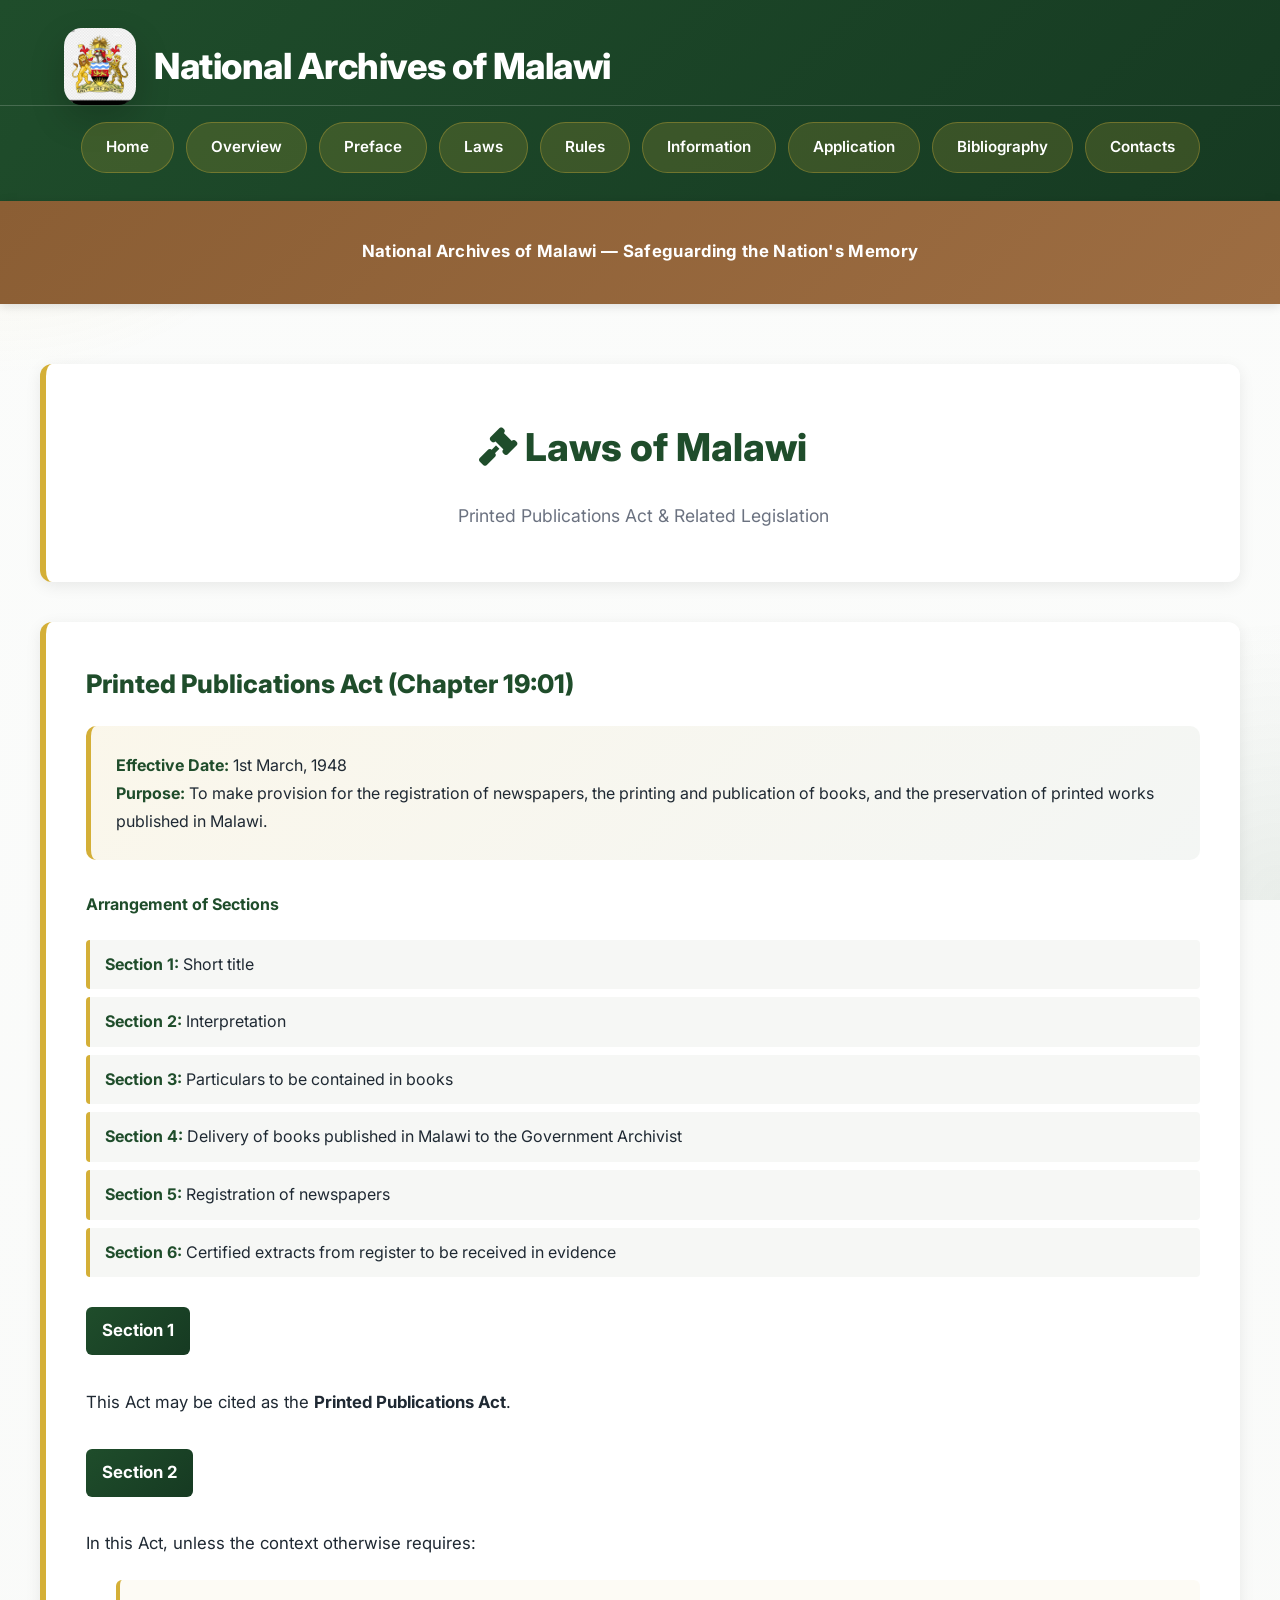
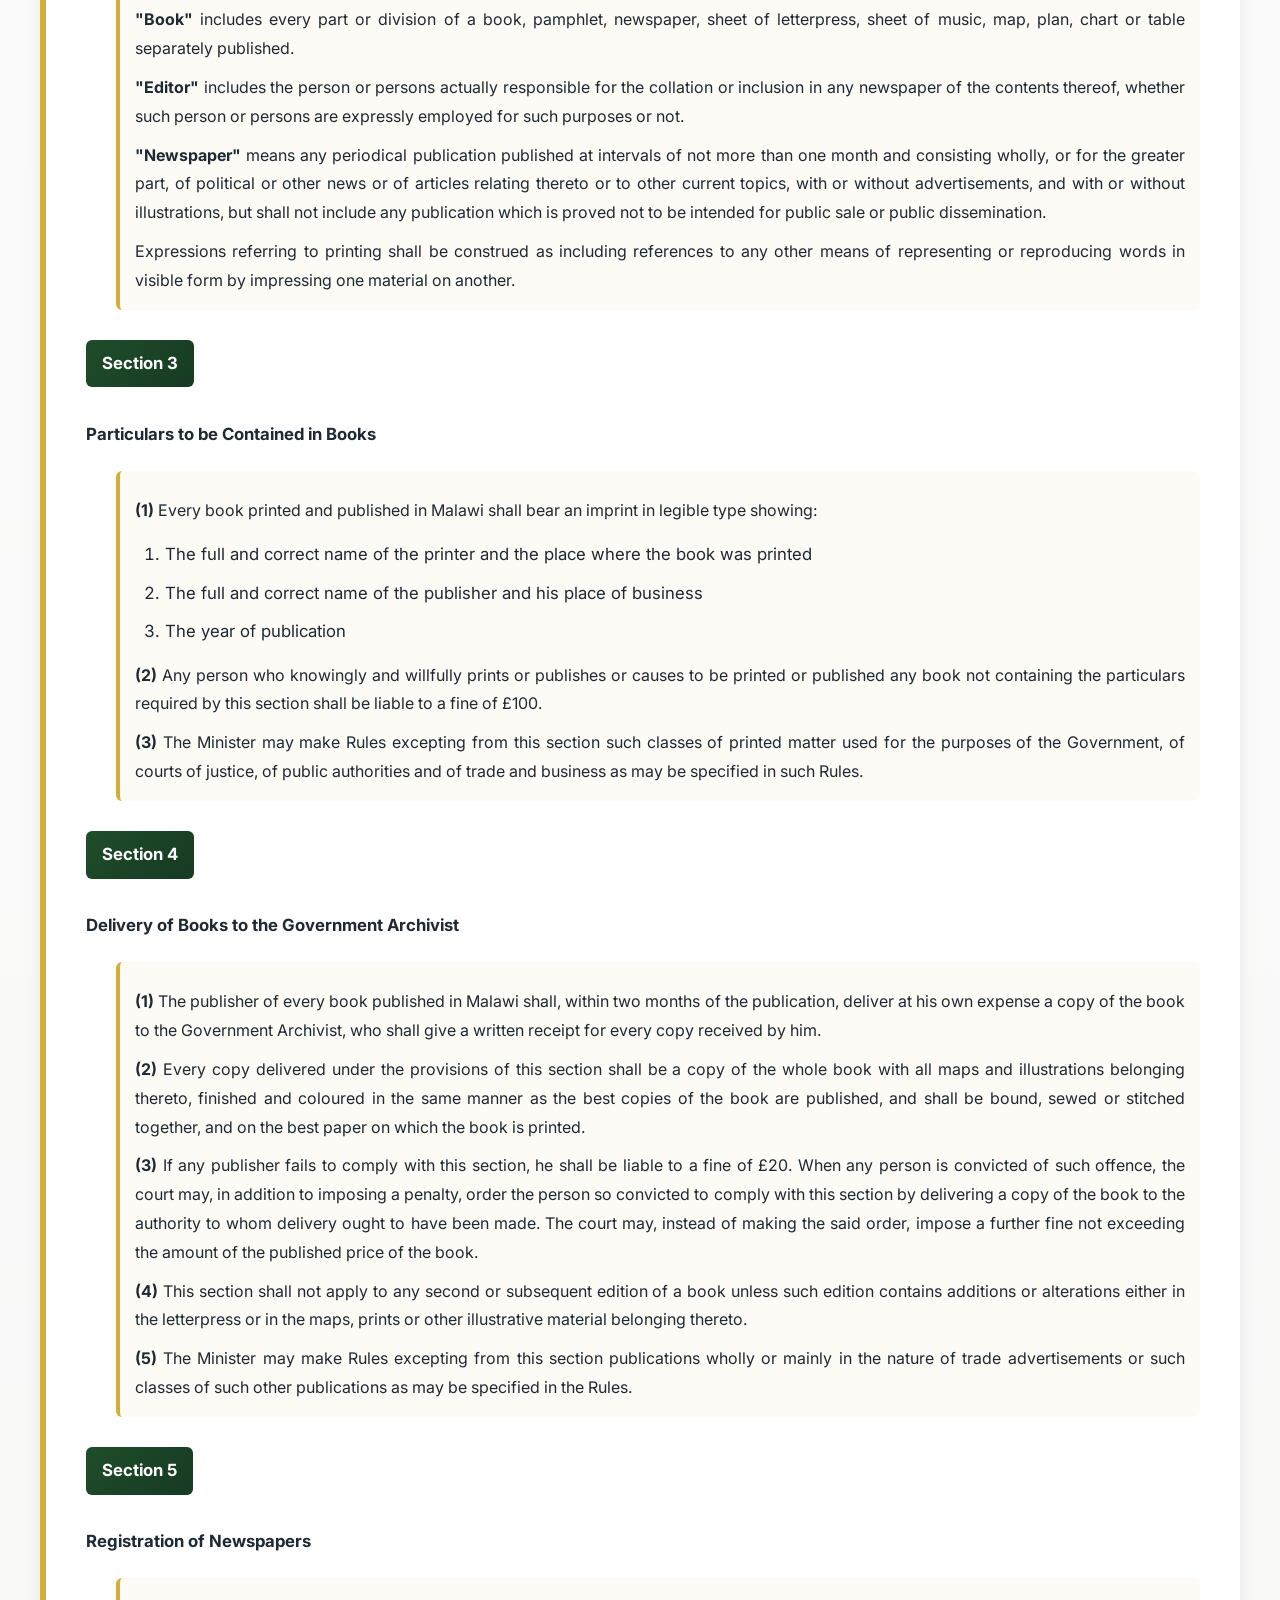
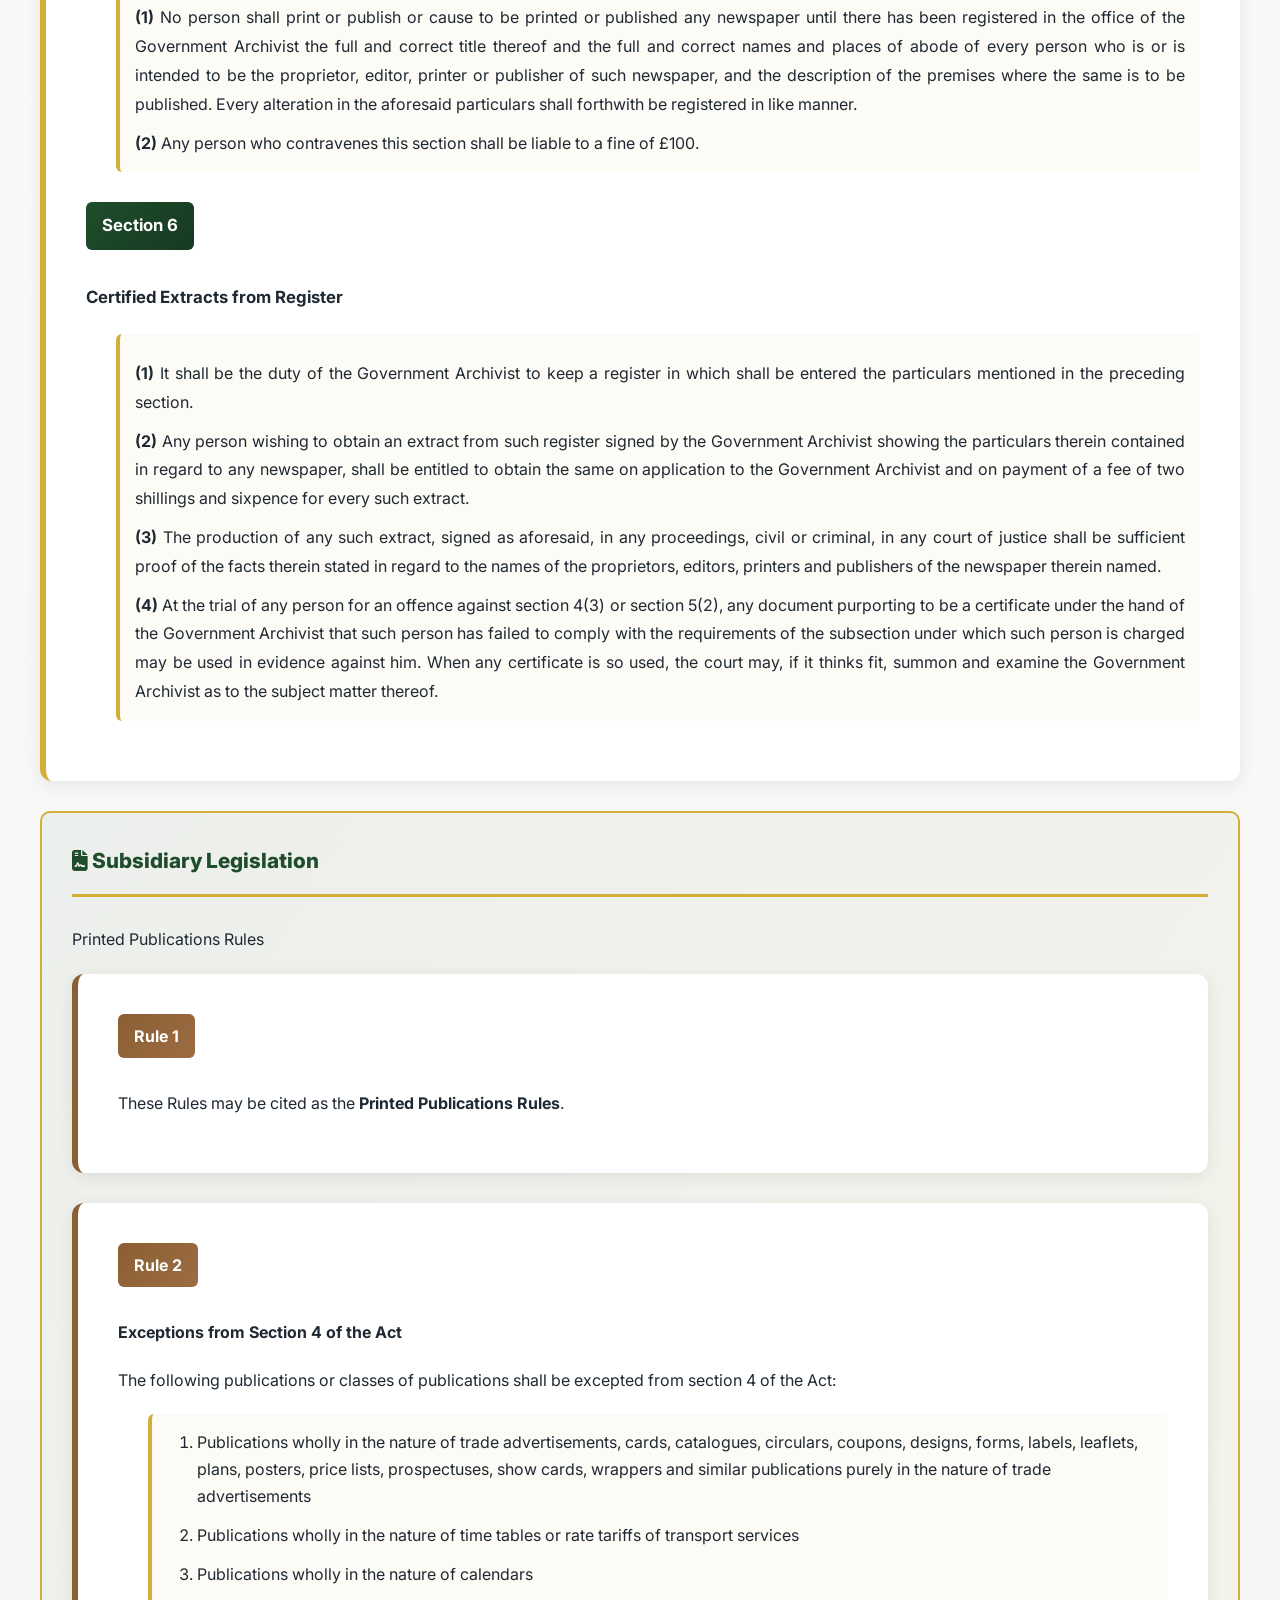
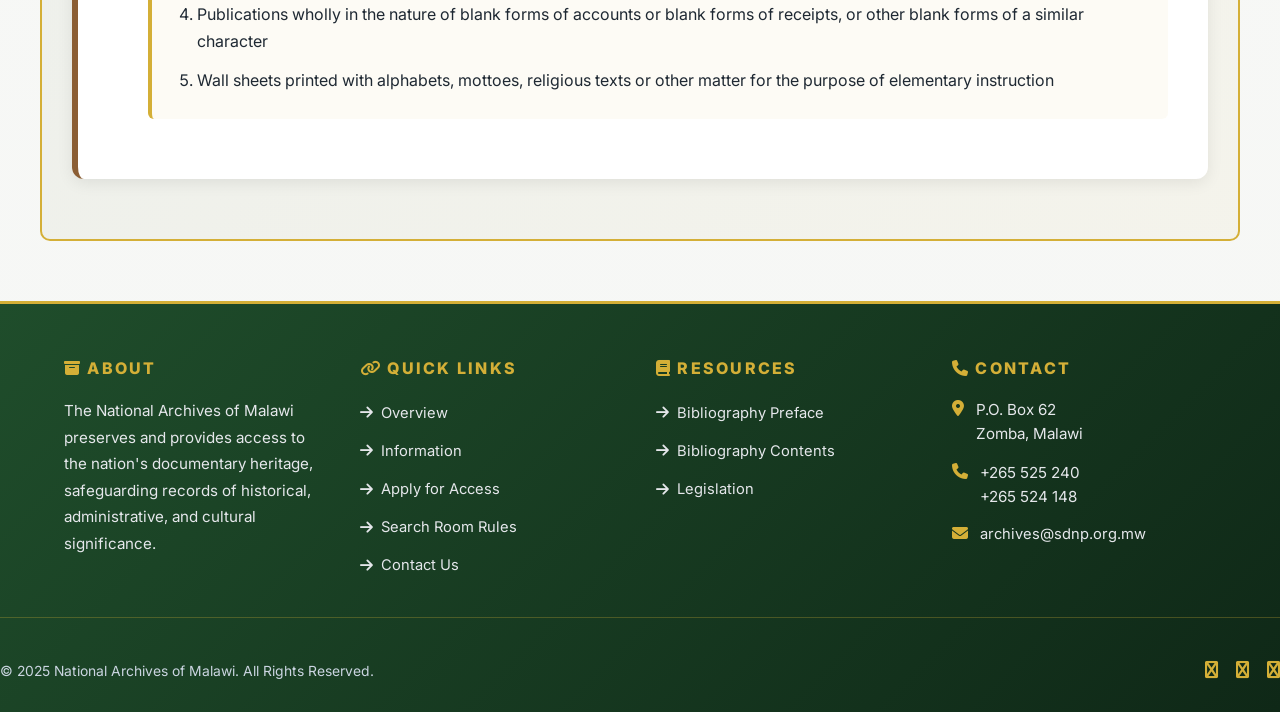
<file: laws.html>
<!DOCTYPE html>
<html lang="en">
<head>
  <meta charset="UTF-8" />
  <meta name="viewport" content="width=device-width, initial-scale=1.0" />
  <title>Laws of Malawi - National Archives of Malawi</title>

  <!-- Google Font -->
  <link href="https://fonts.googleapis.com/css2?family=Inter:wght@300;400;500;600;700;800&display=swap" rel="stylesheet">

  <!-- Icons -->
  <link href="https://cdnjs.cloudflare.com/ajax/libs/font-awesome/6.5.1/css/all.min.css" rel="stylesheet">

  <!-- Global CSS -->
  <link rel="stylesheet" href="archives-styles.css">
  <style>
    /* Laws Page Specific Styles */
    .laws-container {
      width:100%;
      max-width:1400px;
      margin:60px auto;
      padding:0 40px;
    }

    .laws-header {
      background:var(--white);
      padding:50px;
      margin-bottom:40px;
      border-radius:12px;
      box-shadow:0 4px 16px rgba(0,0,0,0.08);
      border-left:6px solid var(--accent);
      text-align:center;
    }

    .laws-header h2 {
      color:var(--primary);
      font-size:2.4rem;
      margin:0 0 20px 0;
      font-weight:800;
    }

    .laws-header p {
      color:var(--muted);
      font-size:1.1rem;
      margin:0;
    }

    .act-section {
      background:var(--white);
      padding:40px;
      margin-bottom:30px;
      border-radius:12px;
      box-shadow:0 4px 16px rgba(0,0,0,0.08);
      border-left:6px solid var(--accent);
    }

    .act-section h3 {
      color:var(--primary);
      font-size:1.6rem;
      margin-top:0;
      margin-bottom:20px;
      font-weight:800;
    }

    .section-content {
      color:var(--dark);
      line-height:1.9;
      font-size:1.05rem;
    }

    .section-content p {
      margin-bottom:15px;
      text-align:justify;
    }

    .section-content p:last-child {
      margin-bottom:0;
    }

    .toc-list {
      list-style:none;
      padding:0;
      margin:20px 0;
    }

    .toc-list li {
      padding:12px 15px;
      margin-bottom:8px;
      background:var(--light);
      border-left:4px solid var(--accent);
      border-radius:4px;
      color:var(--dark);
      line-height:1.6;
    }

    .toc-list li strong {
      color:var(--primary);
    }

    .section-number {
      display:inline-block;
      background:linear-gradient(135deg,var(--primary),#163a22);
      color:var(--white);
      padding:8px 16px;
      border-radius:6px;
      font-weight:700;
      margin-right:12px;
      margin-bottom:15px;
    }

    .subsection {
      margin:20px 0 20px 30px;
      padding:15px;
      background:rgba(212,175,55,0.05);
      border-left:4px solid var(--accent);
      border-radius:6px;
    }

    .subsection p {
      margin:10px 0;
      color:var(--dark);
      line-height:1.8;
      font-size:1rem;
    }

    .subsection ol {
      margin:15px 0;
      padding-left:25px;
    }

    .subsection li {
      margin-bottom:10px;
      color:var(--dark);
      line-height:1.7;
    }

    .subsidiary-section {
      background:linear-gradient(135deg,rgba(31,77,43,0.05),rgba(212,175,55,0.05));
      border:2px solid var(--accent);
      padding:30px;
      border-radius:10px;
      margin:30px 0;
    }

    .subsidiary-section h4 {
      color:var(--primary);
      font-size:1.3rem;
      margin-top:0;
      font-weight:800;
      border-bottom:3px solid var(--accent);
      padding-bottom:15px;
    }

    .info-box {
      background:linear-gradient(135deg,rgba(212,175,55,0.1),rgba(31,77,43,0.05));
      padding:25px;
      border-radius:10px;
      border-left:5px solid var(--accent);
      margin:20px 0;
    }

    .info-box strong {
      color:var(--primary);
    }

    @media(max-width:768px) {
      .laws-container {
        padding:0 20px;
        margin:40px auto;
      }

      .act-section {
        padding:25px;
      }

      .laws-header h2 {
        font-size:1.8rem;
      }

      .section-content p {
        text-align:left;
      }

      .subsection {
        margin-left:15px;
      }
    }
  </style>
</head>
<body>

<!-- Top Header -->
<header class="top-header">
  <div class="container header-content">
    <div class="branding">
      <img src="emblem.jpg" alt="Malawi Emblem">
      <div>
        <h1>National Archives of Malawi</h1>
      </div>
    </div>
  </div>
  <!-- Navigation -->
  <nav class="main-nav" aria-label="Primary navigation">
    <div class="container nav-list">
      <a href="index.html">Home</a>
      <a href="overview.html">Overview</a>
      <a href="biblio_preface.html">Preface</a>
      <a href="laws.html">Laws</a>
      <a href="rules.html">Rules</a>
      <a href="information.html">Information</a>
      <a href="application.html">Application</a>
      <a href="biblio-contents.html">Bibliography</a>
      <a href="staff.html">Contacts</a>
    </div>
  </nav>
</header>

<main>

<!-- Announcement Banner -->
<section class="announcement">
  <div class="container">
    <p>National Archives of Malawi — Safeguarding the Nation's Memory</p>
  </div>
</section>

<!-- Laws Content -->
<div class="laws-container">

  <!-- Header Section -->
  <section class="laws-header">
    <h2><i class="fas fa-gavel"></i> Laws of Malawi</h2>
    <p>Printed Publications Act & Related Legislation</p>
  </section>

  <!-- Printed Publications Act Section -->
  <section class="act-section">
    <h3>Printed Publications Act (Chapter 19:01)</h3>
    
    <div class="info-box">
      <strong>Effective Date:</strong> 1st March, 1948<br>
      <strong>Purpose:</strong> To make provision for the registration of newspapers, the printing and publication of books, and the preservation of printed works published in Malawi.
    </div>

    <h4 style="color:var(--primary); margin-top:30px; font-weight:700;">Arrangement of Sections</h4>
    <ul class="toc-list">
      <li><strong>Section 1:</strong> Short title</li>
      <li><strong>Section 2:</strong> Interpretation</li>
      <li><strong>Section 3:</strong> Particulars to be contained in books</li>
      <li><strong>Section 4:</strong> Delivery of books published in Malawi to the Government Archivist</li>
      <li><strong>Section 5:</strong> Registration of newspapers</li>
      <li><strong>Section 6:</strong> Certified extracts from register to be received in evidence</li>
    </ul>

    <!-- Section 1 -->
    <div class="section-content" style="margin-top:30px;">
      <div class="section-number">Section 1</div>
      <p>This Act may be cited as the <strong>Printed Publications Act</strong>.</p>
    </div>

    <!-- Section 2 -->
    <div class="section-content" style="margin-top:30px;">
      <div class="section-number">Section 2</div>
      <p style="margin-bottom:20px;">In this Act, unless the context otherwise requires:</p>
      
      <div class="subsection">
        <p><strong>"Book"</strong> includes every part or division of a book, pamphlet, newspaper, sheet of letterpress, sheet of music, map, plan, chart or table separately published.</p>
        
        <p><strong>"Editor"</strong> includes the person or persons actually responsible for the collation or inclusion in any newspaper of the contents thereof, whether such person or persons are expressly employed for such purposes or not.</p>
        
        <p><strong>"Newspaper"</strong> means any periodical publication published at intervals of not more than one month and consisting wholly, or for the greater part, of political or other news or of articles relating thereto or to other current topics, with or without advertisements, and with or without illustrations, but shall not include any publication which is proved not to be intended for public sale or public dissemination.</p>
        
        <p>Expressions referring to printing shall be construed as including references to any other means of representing or reproducing words in visible form by impressing one material on another.</p>
      </div>
    </div>

    <!-- Section 3 -->
    <div class="section-content" style="margin-top:30px;">
      <div class="section-number">Section 3</div>
      <p style="margin-bottom:20px;"><strong>Particulars to be Contained in Books</strong></p>
      
      <div class="subsection">
        <p><strong>(1)</strong> Every book printed and published in Malawi shall bear an imprint in legible type showing:</p>
        <ol style="margin:15px 0; padding-left:30px;">
          <li>The full and correct name of the printer and the place where the book was printed</li>
          <li>The full and correct name of the publisher and his place of business</li>
          <li>The year of publication</li>
        </ol>
        
        <p style="margin-top:15px;"><strong>(2)</strong> Any person who knowingly and willfully prints or publishes or causes to be printed or published any book not containing the particulars required by this section shall be liable to a fine of £100.</p>
        
        <p><strong>(3)</strong> The Minister may make Rules excepting from this section such classes of printed matter used for the purposes of the Government, of courts of justice, of public authorities and of trade and business as may be specified in such Rules.</p>
      </div>
    </div>

    <!-- Section 4 -->
    <div class="section-content" style="margin-top:30px;">
      <div class="section-number">Section 4</div>
      <p style="margin-bottom:20px;"><strong>Delivery of Books to the Government Archivist</strong></p>
      
      <div class="subsection">
        <p><strong>(1)</strong> The publisher of every book published in Malawi shall, within two months of the publication, deliver at his own expense a copy of the book to the Government Archivist, who shall give a written receipt for every copy received by him.</p>
        
        <p><strong>(2)</strong> Every copy delivered under the provisions of this section shall be a copy of the whole book with all maps and illustrations belonging thereto, finished and coloured in the same manner as the best copies of the book are published, and shall be bound, sewed or stitched together, and on the best paper on which the book is printed.</p>
        
        <p><strong>(3)</strong> If any publisher fails to comply with this section, he shall be liable to a fine of £20. When any person is convicted of such offence, the court may, in addition to imposing a penalty, order the person so convicted to comply with this section by delivering a copy of the book to the authority to whom delivery ought to have been made. The court may, instead of making the said order, impose a further fine not exceeding the amount of the published price of the book.</p>
        
        <p><strong>(4)</strong> This section shall not apply to any second or subsequent edition of a book unless such edition contains additions or alterations either in the letterpress or in the maps, prints or other illustrative material belonging thereto.</p>
        
        <p><strong>(5)</strong> The Minister may make Rules excepting from this section publications wholly or mainly in the nature of trade advertisements or such classes of such other publications as may be specified in the Rules.</p>
      </div>
    </div>

    <!-- Section 5 -->
    <div class="section-content" style="margin-top:30px;">
      <div class="section-number">Section 5</div>
      <p style="margin-bottom:20px;"><strong>Registration of Newspapers</strong></p>
      
      <div class="subsection">
        <p><strong>(1)</strong> No person shall print or publish or cause to be printed or published any newspaper until there has been registered in the office of the Government Archivist the full and correct title thereof and the full and correct names and places of abode of every person who is or is intended to be the proprietor, editor, printer or publisher of such newspaper, and the description of the premises where the same is to be published. Every alteration in the aforesaid particulars shall forthwith be registered in like manner.</p>
        
        <p><strong>(2)</strong> Any person who contravenes this section shall be liable to a fine of £100.</p>
      </div>
    </div>

    <!-- Section 6 -->
    <div class="section-content" style="margin-top:30px;">
      <div class="section-number">Section 6</div>
      <p style="margin-bottom:20px;"><strong>Certified Extracts from Register</strong></p>
      
      <div class="subsection">
        <p><strong>(1)</strong> It shall be the duty of the Government Archivist to keep a register in which shall be entered the particulars mentioned in the preceding section.</p>
        
        <p><strong>(2)</strong> Any person wishing to obtain an extract from such register signed by the Government Archivist showing the particulars therein contained in regard to any newspaper, shall be entitled to obtain the same on application to the Government Archivist and on payment of a fee of two shillings and sixpence for every such extract.</p>
        
        <p><strong>(3)</strong> The production of any such extract, signed as aforesaid, in any proceedings, civil or criminal, in any court of justice shall be sufficient proof of the facts therein stated in regard to the names of the proprietors, editors, printers and publishers of the newspaper therein named.</p>
        
        <p><strong>(4)</strong> At the trial of any person for an offence against section 4(3) or section 5(2), any document purporting to be a certificate under the hand of the Government Archivist that such person has failed to comply with the requirements of the subsection under which such person is charged may be used in evidence against him. When any certificate is so used, the court may, if it thinks fit, summon and examine the Government Archivist as to the subject matter thereof.</p>
      </div>
    </div>

  </section>

  <!-- Subsidiary Legislation -->
  <section class="subsidiary-section">
    <h4><i class="fas fa-file-contract"></i> Subsidiary Legislation</h4>
    <p style="color:var(--dark); line-height:1.8; margin-bottom:20px;">Printed Publications Rules</p>

    <div class="act-section" style="margin-top:20px; border-left-color:var(--secondary);">
      <div class="section-number" style="background:linear-gradient(135deg,var(--secondary),#9d6d42);">Rule 1</div>
      <p>These Rules may be cited as the <strong>Printed Publications Rules</strong>.</p>
    </div>

    <div class="act-section" style="border-left-color:var(--secondary);">
      <div class="section-number" style="background:linear-gradient(135deg,var(--secondary),#9d6d42);">Rule 2</div>
      <p style="margin-bottom:20px;"><strong>Exceptions from Section 4 of the Act</strong></p>
      
      <p style="margin-bottom:15px;">The following publications or classes of publications shall be excepted from section 4 of the Act:</p>
      
      <div class="subsection">
        <ol style="margin:0; padding-left:30px;">
          <li style="margin-bottom:12px;">Publications wholly in the nature of trade advertisements, cards, catalogues, circulars, coupons, designs, forms, labels, leaflets, plans, posters, price lists, prospectuses, show cards, wrappers and similar publications purely in the nature of trade advertisements</li>
          
          <li style="margin-bottom:12px;">Publications wholly in the nature of time tables or rate tariffs of transport services</li>
          
          <li style="margin-bottom:12px;">Publications wholly in the nature of calendars</li>
          
          <li style="margin-bottom:12px;">Publications wholly in the nature of blank forms of accounts or blank forms of receipts, or other blank forms of a similar character</li>
          
          <li>Wall sheets printed with alphabets, mottoes, religious texts or other matter for the purpose of elementary instruction</li>
        </ol>
      </div>
    </div>

  </section>

</div>

<!-- Footer -->
</main>
<footer class="footer">
  <div class="container footer-grid">
    <div class="footer-section">
      <h3><i class="fas fa-archive"></i> About</h3>
      <p>The National Archives of Malawi preserves and provides access to the nation's documentary heritage, safeguarding records of historical, administrative, and cultural significance.</p>
    </div>

    <div class="footer-section">
      <h3><i class="fas fa-link"></i> Quick Links</h3>
      <ul>
        <li><a href="overview.html"><i class="fas fa-arrow-right"></i> Overview</a></li>
        <li><a href="information.html"><i class="fas fa-arrow-right"></i> Information</a></li>
        <li><a href="application.html"><i class="fas fa-arrow-right"></i> Apply for Access</a></li>
        <li><a href="search.html"><i class="fas fa-arrow-right"></i> Search Room Rules</a></li>
        <li><a href="staff.html"><i class="fas fa-arrow-right"></i> Contact Us</a></li>
      </ul>
    </div>

    <div class="footer-section">
      <h3><i class="fas fa-book"></i> Resources</h3>
      <ul>
        <li><a href="biblio_preface.html"><i class="fas fa-arrow-right"></i> Bibliography Preface</a></li>
        <li><a href="biblio-contents.html"><i class="fas fa-arrow-right"></i> Bibliography Contents</a></li>
        <li><a href="laws.html"><i class="fas fa-arrow-right"></i> Legislation</a></li>
      </ul>
    </div>

    <div class="footer-section">
      <h3><i class="fas fa-phone"></i> Contact</h3>
      <div class="footer-contact-item">
        <i class="fas fa-map-marker-alt"></i>
        <span>P.O. Box 62<br>Zomba, Malawi</span>
      </div>
      <div class="footer-contact-item">
        <i class="fas fa-phone"></i>
        <span>+265 525 240<br>+265 524 148</span>
      </div>
      <div class="footer-contact-item">
        <i class="fas fa-envelope"></i>
        <a href="mailto:archives@sdnp.org.mw">archives@sdnp.org.mw</a>
      </div>
    </div>
  </div>

  <div class="footer-divider"></div>

  <div class="footer-bottom">
    <p>© 2025 National Archives of Malawi. All Rights Reserved.</p>
    <div class="social-links">
      <a href="#"><i class="fas fa-facebook"></i></a>
      <a href="#"><i class="fas fa-twitter"></i></a>
      <a href="#"><i class="fas fa-linkedin"></i></a>
    </div>
  </div>
</footer>

</body>
</html>
</file>
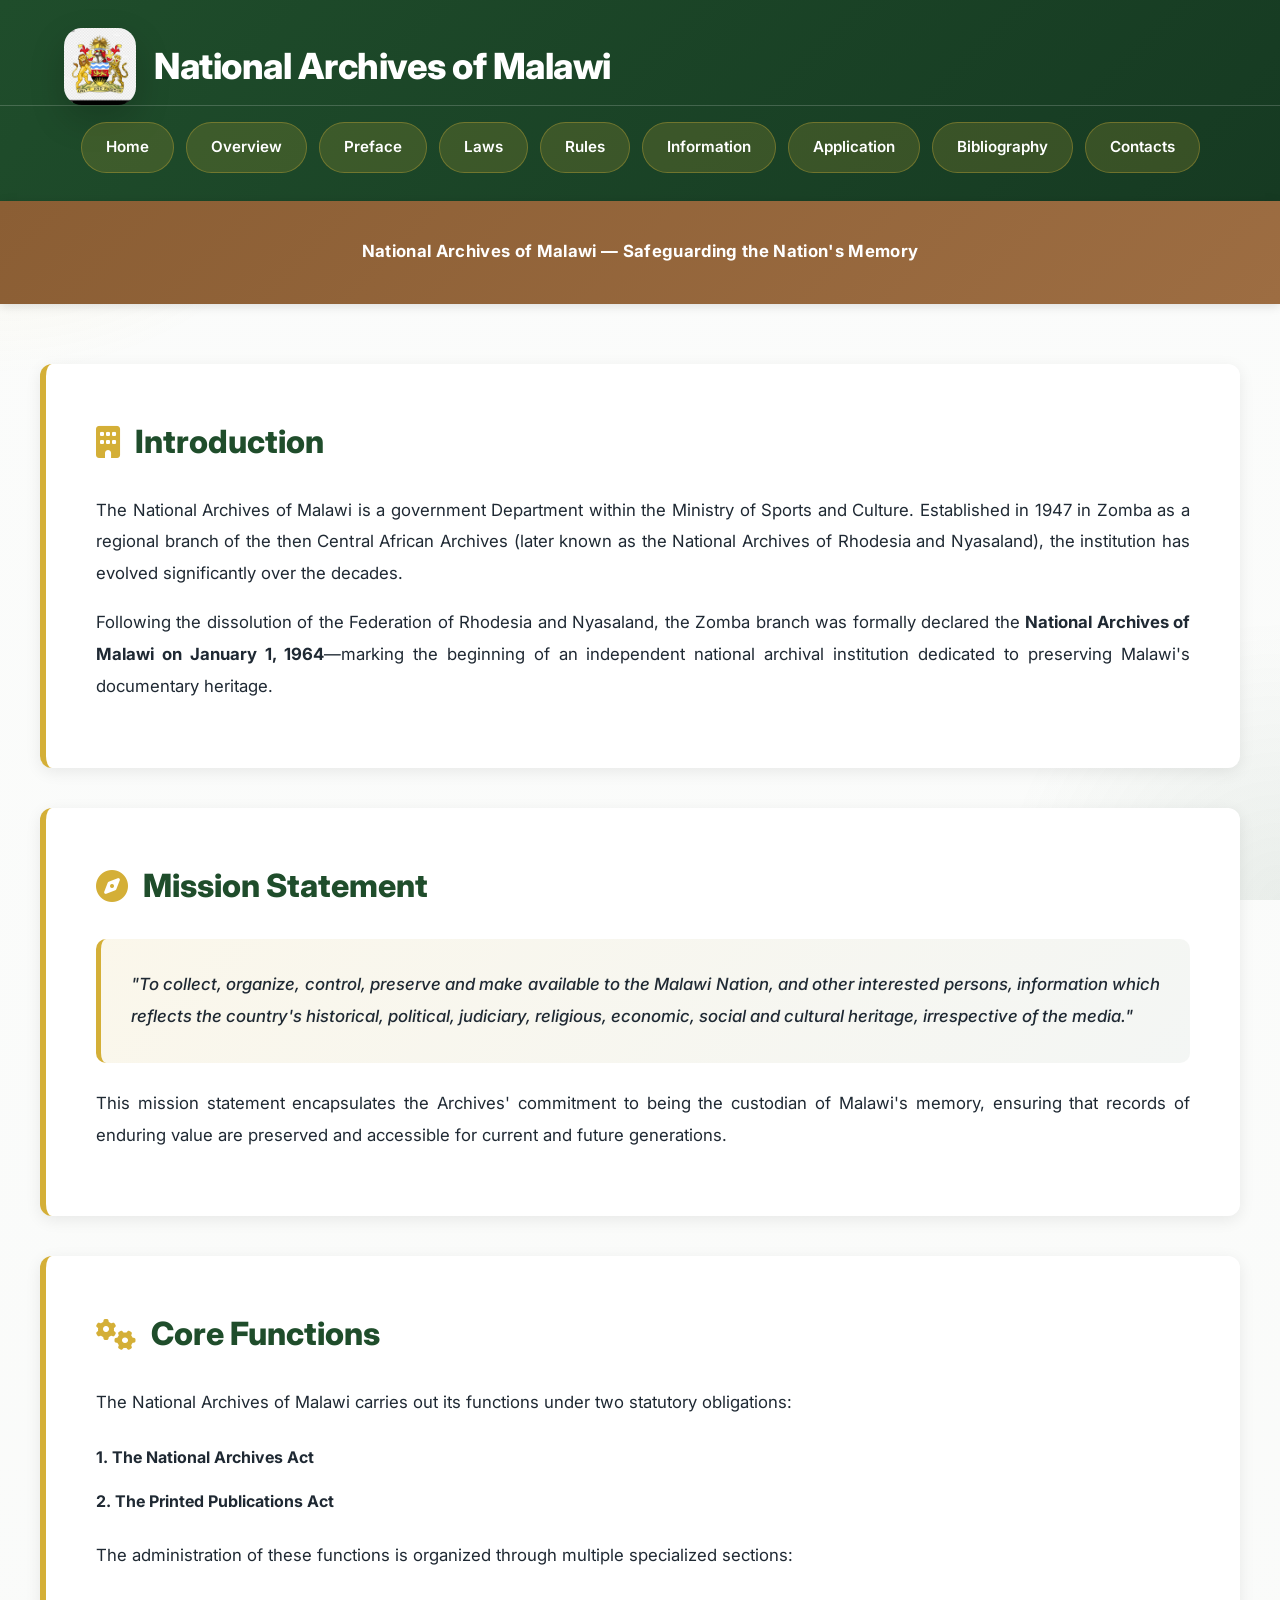
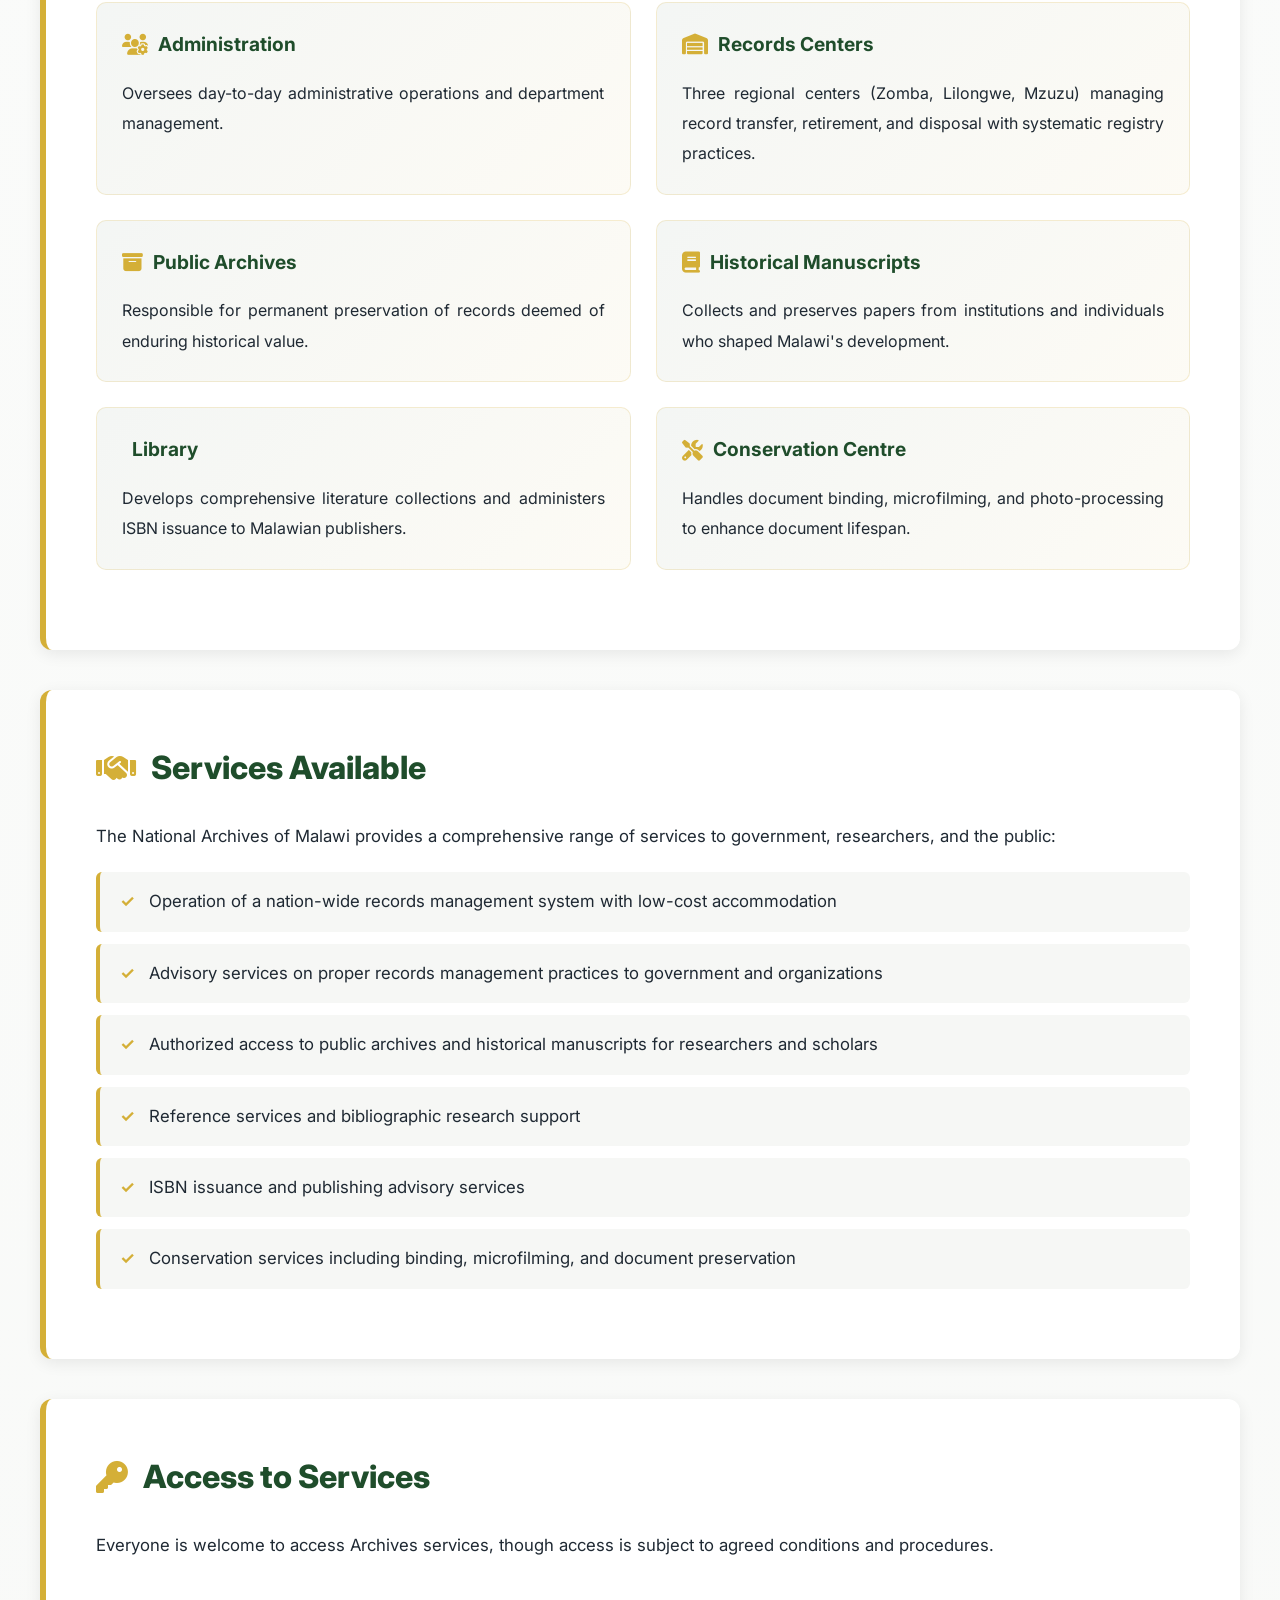
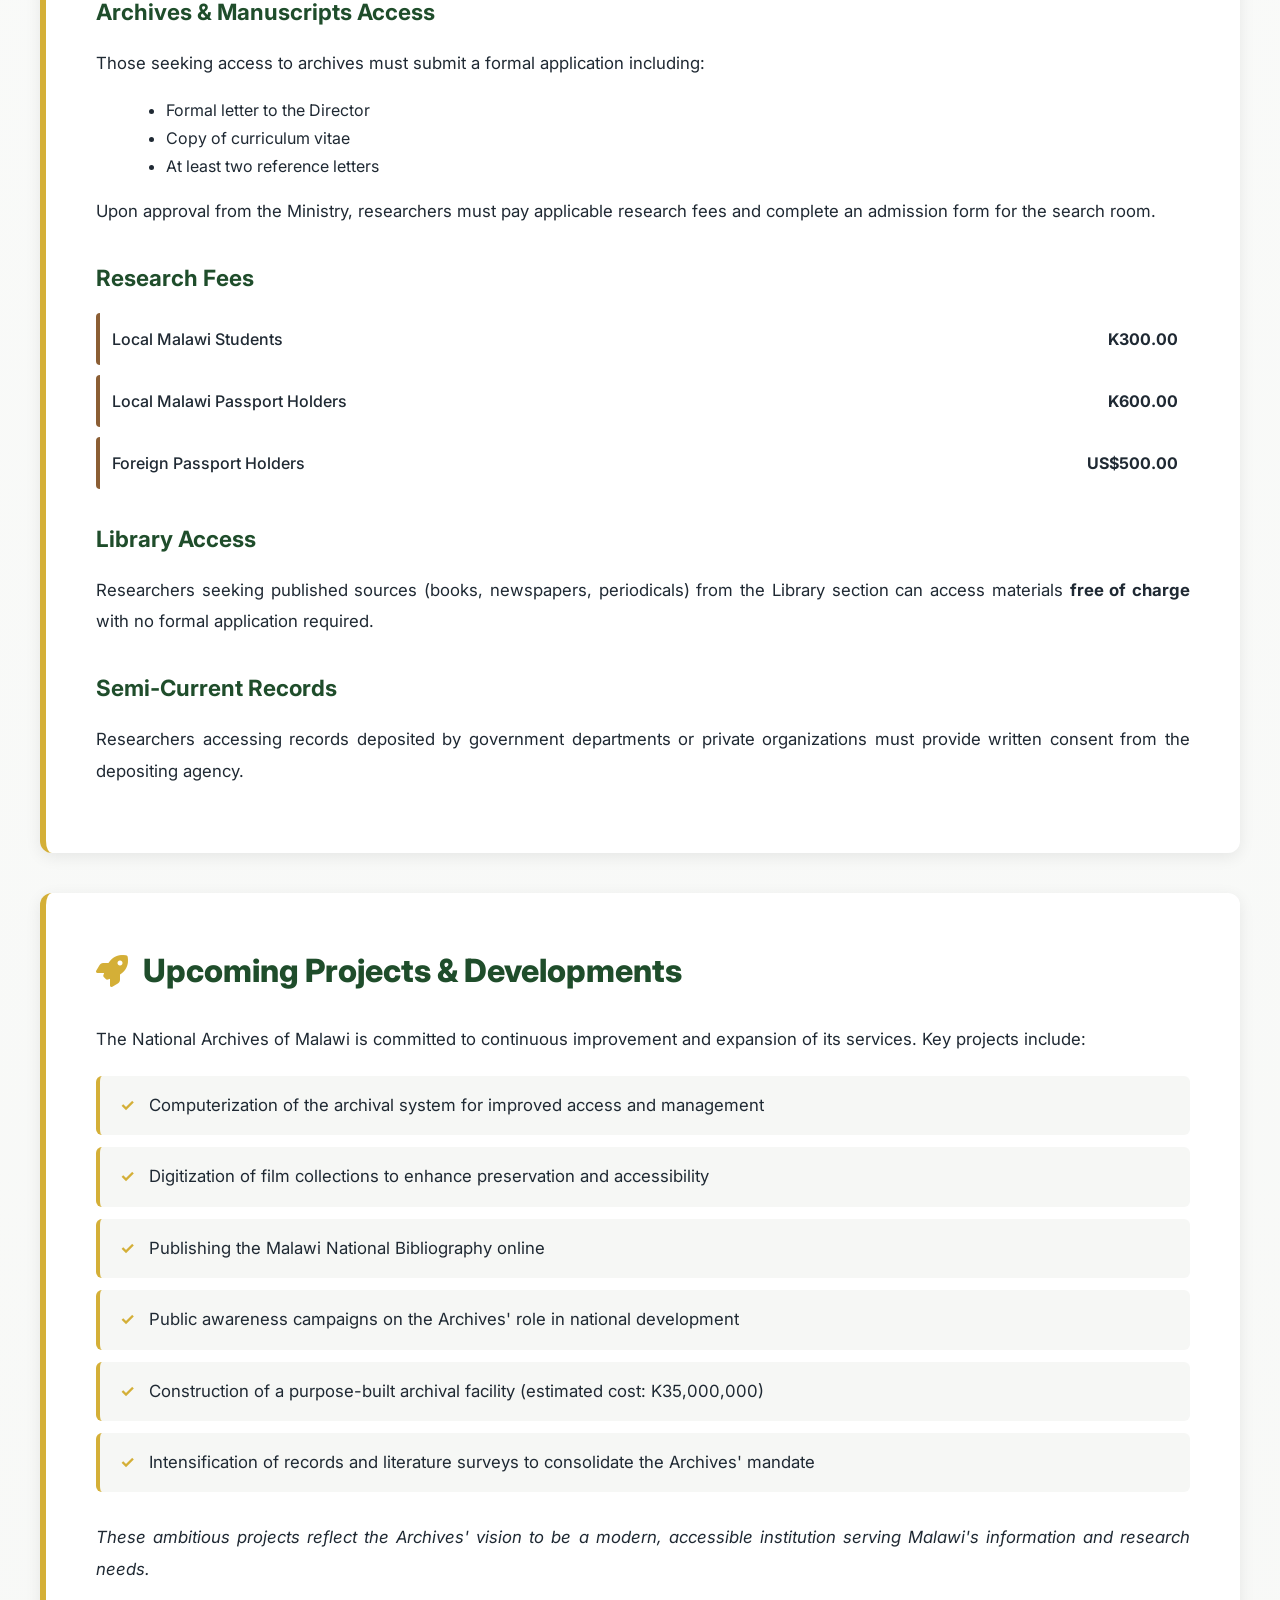
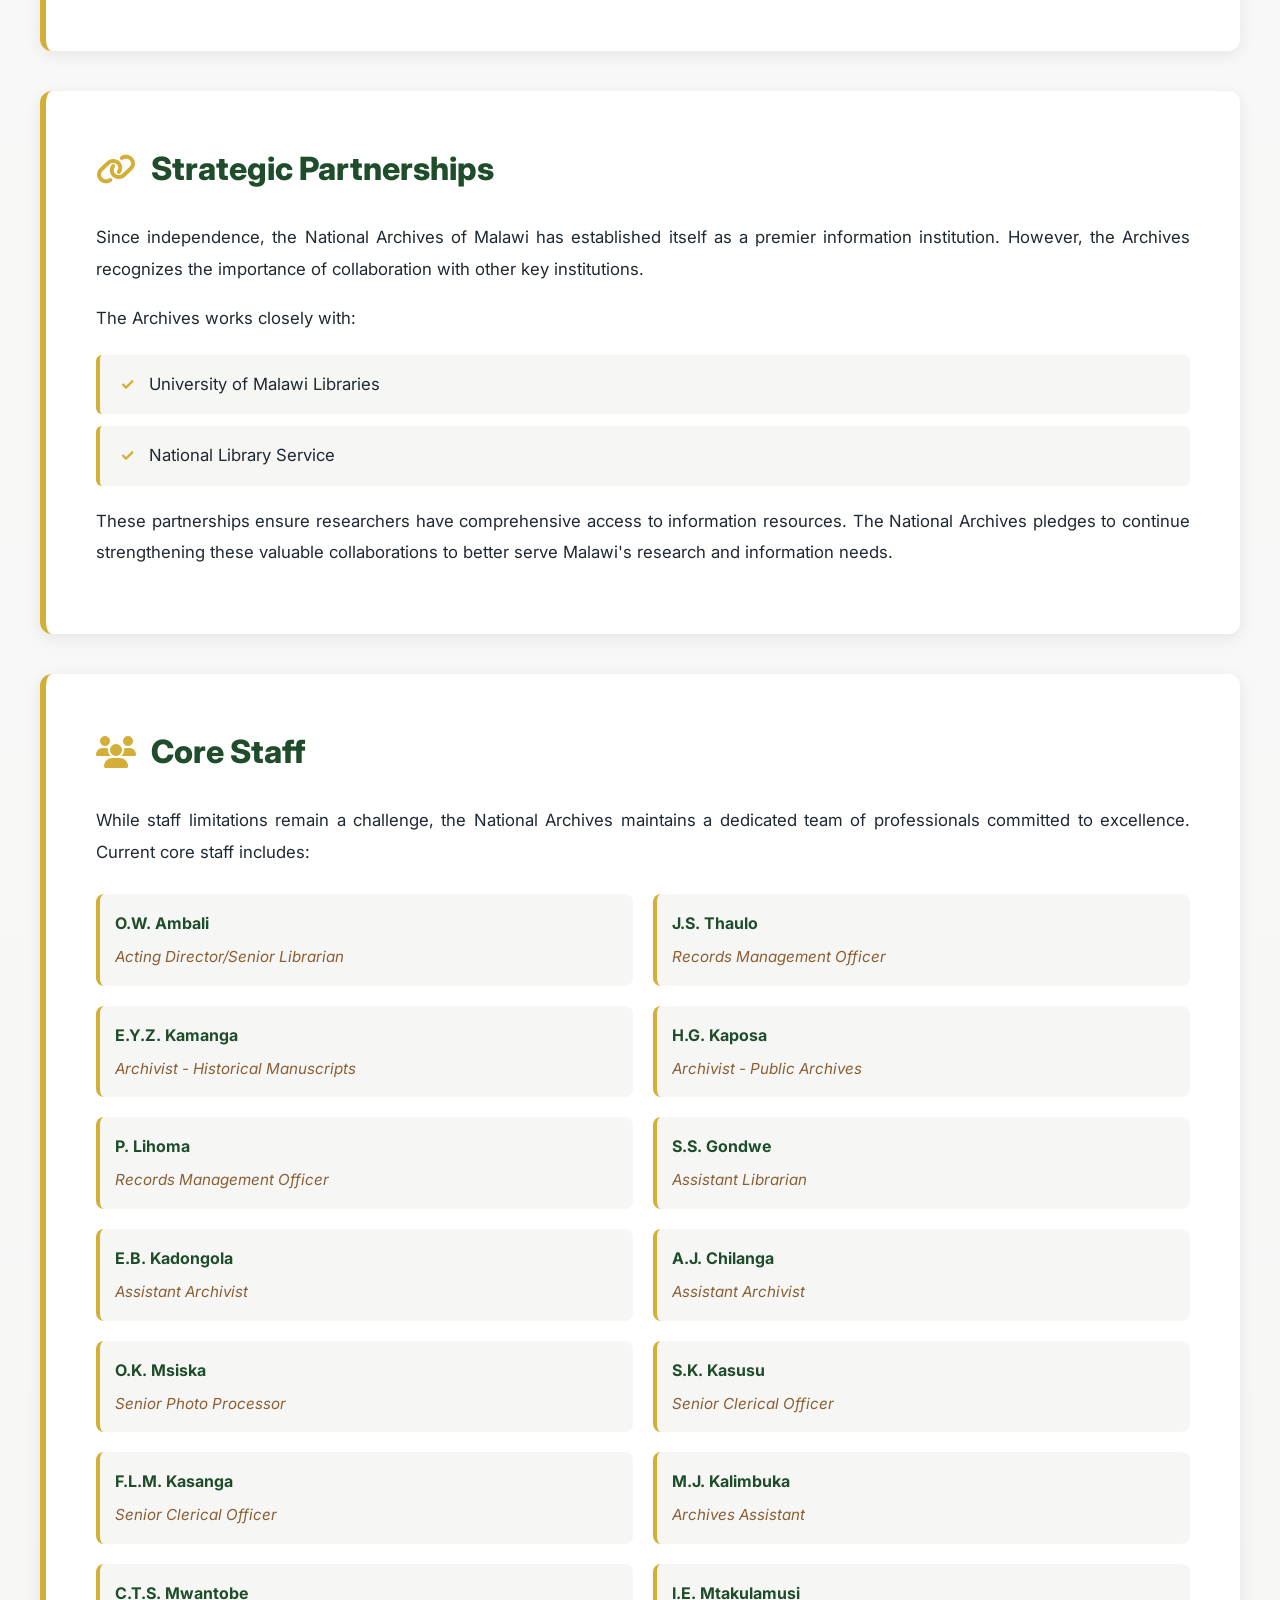
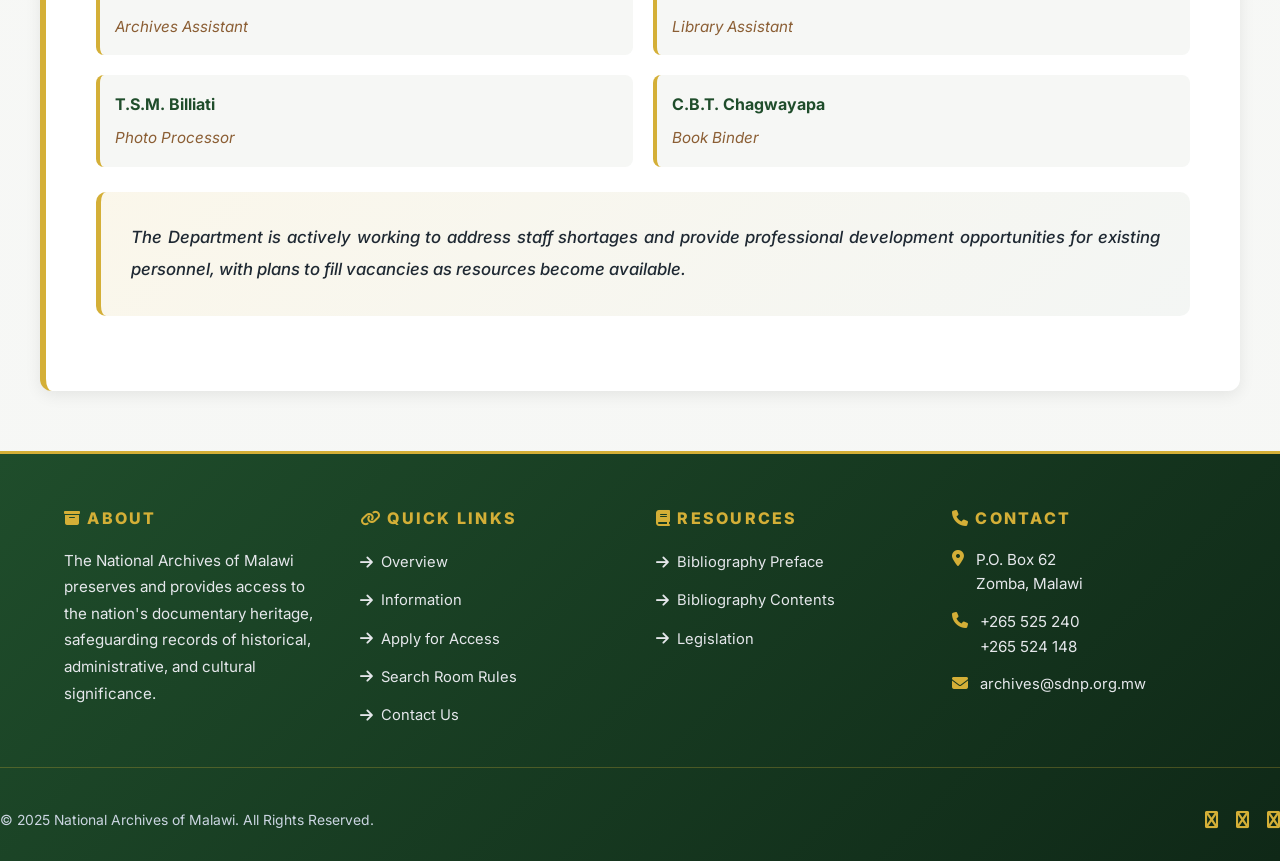
<file: overview.html>
<!DOCTYPE html>
<html lang="en">
<head>
  <meta charset="UTF-8" />
  <meta name="viewport" content="width=device-width, initial-scale=1.0" />
  <title>Overview - National Archives of Malawi</title>

  <!-- Google Font -->
  <link href="https://fonts.googleapis.com/css2?family=Inter:wght@300;400;500;600;700;800&display=swap" rel="stylesheet">

  <!-- Icons -->
  <link href="https://cdnjs.cloudflare.com/ajax/libs/font-awesome/6.5.1/css/all.min.css" rel="stylesheet">

  <!-- Global CSS -->
  <link rel="stylesheet" href="archives-styles.css">
  <style>
    /* Overview Page Specific Styles */
    .overview-container {
      width:100%;
      max-width:1400px;
      margin:60px auto;
      padding:0 40px;
    }

    .overview-section {
      background:var(--white);
      padding:50px;
      margin-bottom:40px;
      border-radius:12px;
      box-shadow:0 4px 16px rgba(0,0,0,0.08);
      border-left:6px solid var(--accent);
    }

    .overview-section h2 {
      color:var(--primary);
      font-size:2rem;
      margin-top:0;
      margin-bottom:25px;
      font-weight:800;
      display:flex;
      align-items:center;
      gap:15px;
    }

    .overview-section h2 i {
      color:var(--accent);
    }

    .overview-section h3 {
      color:var(--primary);
      font-size:1.4rem;
      margin-top:30px;
      margin-bottom:15px;
      font-weight:700;
    }

    .overview-section p {
      color:var(--dark);
      line-height:1.9;
      font-size:1.05rem;
      margin-bottom:15px;
      text-align:justify;
    }

    .functions-grid {
      display:grid;
      grid-template-columns:1fr 1fr;
      gap:25px;
      margin:30px 0;
    }

    .function-card {
      background:linear-gradient(135deg,rgba(31,77,43,0.05),rgba(212,175,55,0.05));
      padding:25px;
      border-radius:10px;
      border:1px solid rgba(212,175,55,0.2);
    }

    .function-card h4 {
      color:var(--primary);
      font-size:1.2rem;
      margin-top:0;
      margin-bottom:10px;
      font-weight:700;
      display:flex;
      align-items:center;
      gap:10px;
    }

    .function-card h4 i {
      color:var(--accent);
      font-size:1.3rem;
    }

    .function-card p {
      margin-bottom:0;
      font-size:1rem;
    }

    .services-list {
      list-style:none;
      padding:0;
      margin:20px 0;
    }

    .services-list li {
      padding:15px 20px;
      margin-bottom:12px;
      background:var(--light);
      border-left:4px solid var(--accent);
      border-radius:6px;
      font-size:1.05rem;
      color:var(--dark);
    }

    .services-list li:before {
      content:"✓ ";
      color:var(--accent);
      font-weight:bold;
      margin-right:10px;
    }

    .access-card {
      background:linear-gradient(135deg,rgba(212,175,55,0.15),rgba(31,77,43,0.05));
      padding:25px;
      border-radius:10px;
      border:2px solid var(--accent);
      margin:20px 0;
    }

    .access-card h4 {
      color:var(--primary);
      font-weight:700;
      margin-top:0;
    }

    .fee-list {
      list-style:none;
      padding:0;
      margin:15px 0;
    }

    .fee-list li {
      padding:12px;
      margin-bottom:10px;
      background:var(--white);
      border-left:4px solid var(--secondary);
      border-radius:4px;
      display:flex;
      justify-content:space-between;
      font-weight:500;
    }

    .staff-grid {
      display:grid;
      grid-template-columns:1fr 1fr;
      gap:20px;
      margin:25px 0;
    }

    .staff-member {
      background:var(--light);
      padding:15px;
      border-radius:8px;
      border-left:4px solid var(--accent);
    }

    .staff-member strong {
      color:var(--primary);
      display:block;
      margin-bottom:5px;
    }

    .staff-member em {
      color:var(--secondary);
      font-size:0.95rem;
    }

    .highlight-box {
      background:linear-gradient(135deg,rgba(212,175,55,0.1),rgba(31,77,43,0.05));
      padding:30px;
      border-radius:10px;
      border-left:5px solid var(--accent);
      margin:25px 0;
    }

    .highlight-box p {
      margin:0;
      color:var(--dark);
      font-style:italic;
      font-weight:500;
    }

    @media(max-width:768px) {
      .overview-container {
        padding:0 20px;
        margin:40px auto;
      }

      .overview-section {
        padding:30px;
      }

      .overview-section h2 {
        font-size:1.6rem;
      }

      .functions-grid,
      .staff-grid {
        grid-template-columns:1fr;
      }

      .overview-section p {
        text-align:left;
      }
    }
  </style>
</head>
<body>

<!-- Top Header -->
<header class="top-header">
  <div class="container header-content">
    <div class="branding">
      <img src="emblem.jpg" alt="Malawi Emblem">
      <div>
        <h1>National Archives of Malawi</h1>
      </div>
    </div>
  </div>
  <!-- Navigation -->
  <nav class="main-nav" aria-label="Primary navigation">
    <div class="container nav-list">
      <a href="index.html">Home</a>
      <a href="overview.html">Overview</a>
      <a href="biblio_preface.html">Preface</a>
      <a href="laws.html">Laws</a>
      <a href="rules.html">Rules</a>
      <a href="information.html">Information</a>
      <a href="application.html">Application</a>
      <a href="biblio-contents.html">Bibliography</a>
      <a href="staff.html">Contacts</a>
    </div>
  </nav>
</header>

<main>

<!-- Announcement Banner -->
<section class="announcement">
  <div class="container">
    <p>National Archives of Malawi — Safeguarding the Nation's Memory</p>
  </div>
</section>

<!-- Overview Content -->
<div class="overview-container">

  <!-- Introduction Section -->
  <section class="overview-section">
    <h2><i class="fas fa-building"></i> Introduction</h2>
    
    <p>The National Archives of Malawi is a government Department within the Ministry of Sports and Culture. Established in 1947 in Zomba as a regional branch of the then Central African Archives (later known as the National Archives of Rhodesia and Nyasaland), the institution has evolved significantly over the decades.</p>

    <p>Following the dissolution of the Federation of Rhodesia and Nyasaland, the Zomba branch was formally declared the <strong>National Archives of Malawi on January 1, 1964</strong>—marking the beginning of an independent national archival institution dedicated to preserving Malawi's documentary heritage.</p>
  </section>

  <!-- Mission Section -->
  <section class="overview-section">
    <h2><i class="fas fa-compass"></i> Mission Statement</h2>
    
    <div class="highlight-box">
      <p>"To collect, organize, control, preserve and make available to the Malawi Nation, and other interested persons, information which reflects the country's historical, political, judiciary, religious, economic, social and cultural heritage, irrespective of the media."</p>
    </div>

    <p>This mission statement encapsulates the Archives' commitment to being the custodian of Malawi's memory, ensuring that records of enduring value are preserved and accessible for current and future generations.</p>
  </section>

  <!-- Functions Section -->
  <section class="overview-section">
    <h2><i class="fas fa-cogs"></i> Core Functions</h2>
    
    <p>The National Archives of Malawi carries out its functions under two statutory obligations:</p>
    <ul style="list-style:none; padding:0;">
      <li style="padding:8px 0;"><strong>1. The National Archives Act</strong></li>
      <li style="padding:8px 0;"><strong>2. The Printed Publications Act</strong></li>
    </ul>

    <p>The administration of these functions is organized through multiple specialized sections:</p>

    <div class="functions-grid">
      <div class="function-card">
        <h4><i class="fas fa-users-cog"></i> Administration</h4>
        <p>Oversees day-to-day administrative operations and department management.</p>
      </div>

      <div class="function-card">
        <h4><i class="fas fa-warehouse"></i> Records Centers</h4>
        <p>Three regional centers (Zomba, Lilongwe, Mzuzu) managing record transfer, retirement, and disposal with systematic registry practices.</p>
      </div>

      <div class="function-card">
        <h4><i class="fas fa-archive"></i> Public Archives</h4>
        <p>Responsible for permanent preservation of records deemed of enduring historical value.</p>
      </div>

      <div class="function-card">
        <h4><i class="fas fa-book"></i> Historical Manuscripts</h4>
        <p>Collects and preserves papers from institutions and individuals who shaped Malawi's development.</p>
      </div>

      <div class="function-card">
        <h4><i class="fas fa-library"></i> Library</h4>
        <p>Develops comprehensive literature collections and administers ISBN issuance to Malawian publishers.</p>
      </div>

      <div class="function-card">
        <h4><i class="fas fa-tools"></i> Conservation Centre</h4>
        <p>Handles document binding, microfilming, and photo-processing to enhance document lifespan.</p>
      </div>
    </div>
  </section>

  <!-- Services Section -->
  <section class="overview-section">
    <h2><i class="fas fa-handshake"></i> Services Available</h2>
    
    <p>The National Archives of Malawi provides a comprehensive range of services to government, researchers, and the public:</p>

    <ul class="services-list">
      <li>Operation of a nation-wide records management system with low-cost accommodation</li>
      <li>Advisory services on proper records management practices to government and organizations</li>
      <li>Authorized access to public archives and historical manuscripts for researchers and scholars</li>
      <li>Reference services and bibliographic research support</li>
      <li>ISBN issuance and publishing advisory services</li>
      <li>Conservation services including binding, microfilming, and document preservation</li>
    </ul>
  </section>

  <!-- Access Section -->
  <section class="overview-section">
    <h2><i class="fas fa-key"></i> Access to Services</h2>
    
    <p>Everyone is welcome to access Archives services, though access is subject to agreed conditions and procedures.</p>

    <h3>Archives & Manuscripts Access</h3>
    <p>Those seeking access to archives must submit a formal application including:</p>
    <ul style="list-style:disc; margin-left:30px;">
      <li>Formal letter to the Director</li>
      <li>Copy of curriculum vitae</li>
      <li>At least two reference letters</li>
    </ul>

    <p>Upon approval from the Ministry, researchers must pay applicable research fees and complete an admission form for the search room.</p>

    <h3>Research Fees</h3>
    <ul class="fee-list">
      <li><span>Local Malawi Students</span> <strong>K300.00</strong></li>
      <li><span>Local Malawi Passport Holders</span> <strong>K600.00</strong></li>
      <li><span>Foreign Passport Holders</span> <strong>US$500.00</strong></li>
    </ul>

    <h3>Library Access</h3>
    <p>Researchers seeking published sources (books, newspapers, periodicals) from the Library section can access materials <strong>free of charge</strong> with no formal application required.</p>

    <h3>Semi-Current Records</h3>
    <p>Researchers accessing records deposited by government departments or private organizations must provide written consent from the depositing agency.</p>
  </section>

  <!-- Upcoming Events Section -->
  <section class="overview-section">
    <h2><i class="fas fa-rocket"></i> Upcoming Projects & Developments</h2>
    
    <p>The National Archives of Malawi is committed to continuous improvement and expansion of its services. Key projects include:</p>

    <ul class="services-list">
      <li>Computerization of the archival system for improved access and management</li>
      <li>Digitization of film collections to enhance preservation and accessibility</li>
      <li>Publishing the Malawi National Bibliography online</li>
      <li>Public awareness campaigns on the Archives' role in national development</li>
      <li>Construction of a purpose-built archival facility (estimated cost: K35,000,000)</li>
      <li>Intensification of records and literature surveys to consolidate the Archives' mandate</li>
    </ul>

    <p style="margin-top:30px;"><em>These ambitious projects reflect the Archives' vision to be a modern, accessible institution serving Malawi's information and research needs.</em></p>
  </section>

  <!-- Partnerships Section -->
  <section class="overview-section">
    <h2><i class="fas fa-link"></i> Strategic Partnerships</h2>
    
    <p>Since independence, the National Archives of Malawi has established itself as a premier information institution. However, the Archives recognizes the importance of collaboration with other key institutions.</p>

    <p>The Archives works closely with:</p>
    <ul class="services-list">
      <li>University of Malawi Libraries</li>
      <li>National Library Service</li>
    </ul>

    <p>These partnerships ensure researchers have comprehensive access to information resources. The National Archives pledges to continue strengthening these valuable collaborations to better serve Malawi's research and information needs.</p>
  </section>

  <!-- Core Staff Section -->
  <section class="overview-section">
    <h2><i class="fas fa-users"></i> Core Staff</h2>
    
    <p>While staff limitations remain a challenge, the National Archives maintains a dedicated team of professionals committed to excellence. Current core staff includes:</p>

    <div class="staff-grid">
      <div class="staff-member">
        <strong>O.W. Ambali</strong>
        <em>Acting Director/Senior Librarian</em>
      </div>

      <div class="staff-member">
        <strong>J.S. Thaulo</strong>
        <em>Records Management Officer</em>
      </div>

      <div class="staff-member">
        <strong>E.Y.Z. Kamanga</strong>
        <em>Archivist - Historical Manuscripts</em>
      </div>

      <div class="staff-member">
        <strong>H.G. Kaposa</strong>
        <em>Archivist - Public Archives</em>
      </div>

      <div class="staff-member">
        <strong>P. Lihoma</strong>
        <em>Records Management Officer</em>
      </div>

      <div class="staff-member">
        <strong>S.S. Gondwe</strong>
        <em>Assistant Librarian</em>
      </div>

      <div class="staff-member">
        <strong>E.B. Kadongola</strong>
        <em>Assistant Archivist</em>
      </div>

      <div class="staff-member">
        <strong>A.J. Chilanga</strong>
        <em>Assistant Archivist</em>
      </div>

      <div class="staff-member">
        <strong>O.K. Msiska</strong>
        <em>Senior Photo Processor</em>
      </div>

      <div class="staff-member">
        <strong>S.K. Kasusu</strong>
        <em>Senior Clerical Officer</em>
      </div>

      <div class="staff-member">
        <strong>F.L.M. Kasanga</strong>
        <em>Senior Clerical Officer</em>
      </div>

      <div class="staff-member">
        <strong>M.J. Kalimbuka</strong>
        <em>Archives Assistant</em>
      </div>

      <div class="staff-member">
        <strong>C.T.S. Mwantobe</strong>
        <em>Archives Assistant</em>
      </div>

      <div class="staff-member">
        <strong>I.E. Mtakulamusi</strong>
        <em>Library Assistant</em>
      </div>

      <div class="staff-member">
        <strong>T.S.M. Billiati</strong>
        <em>Photo Processor</em>
      </div>

      <div class="staff-member">
        <strong>C.B.T. Chagwayapa</strong>
        <em>Book Binder</em>
      </div>
    </div>

    <div class="highlight-box">
      <p>The Department is actively working to address staff shortages and provide professional development opportunities for existing personnel, with plans to fill vacancies as resources become available.</p>
    </div>
  </section>

</div>

<!-- Footer -->
</main>
<footer class="footer">
  <div class="container footer-grid">
    <div class="footer-section">
      <h3><i class="fas fa-archive"></i> About</h3>
      <p>The National Archives of Malawi preserves and provides access to the nation's documentary heritage, safeguarding records of historical, administrative, and cultural significance.</p>
    </div>

    <div class="footer-section">
      <h3><i class="fas fa-link"></i> Quick Links</h3>
      <ul>
        <li><a href="overview.html"><i class="fas fa-arrow-right"></i> Overview</a></li>
        <li><a href="information.html"><i class="fas fa-arrow-right"></i> Information</a></li>
        <li><a href="application.html"><i class="fas fa-arrow-right"></i> Apply for Access</a></li>
        <li><a href="search.html"><i class="fas fa-arrow-right"></i> Search Room Rules</a></li>
        <li><a href="staff.html"><i class="fas fa-arrow-right"></i> Contact Us</a></li>
      </ul>
    </div>

    <div class="footer-section">
      <h3><i class="fas fa-book"></i> Resources</h3>
      <ul>
        <li><a href="biblio_preface.html"><i class="fas fa-arrow-right"></i> Bibliography Preface</a></li>
        <li><a href="biblio-contents.html"><i class="fas fa-arrow-right"></i> Bibliography Contents</a></li>
        <li><a href="laws.html"><i class="fas fa-arrow-right"></i> Legislation</a></li>
      </ul>
    </div>

    <div class="footer-section">
      <h3><i class="fas fa-phone"></i> Contact</h3>
      <div class="footer-contact-item">
        <i class="fas fa-map-marker-alt"></i>
        <span>P.O. Box 62<br>Zomba, Malawi</span>
      </div>
      <div class="footer-contact-item">
        <i class="fas fa-phone"></i>
        <span>+265 525 240<br>+265 524 148</span>
      </div>
      <div class="footer-contact-item">
        <i class="fas fa-envelope"></i>
        <a href="mailto:archives@sdnp.org.mw">archives@sdnp.org.mw</a>
      </div>
    </div>
  </div>

  <div class="footer-divider"></div>

  <div class="footer-bottom">
    <p>© 2025 National Archives of Malawi. All Rights Reserved.</p>
    <div class="social-links">
      <a href="#"><i class="fas fa-facebook"></i></a>
      <a href="#"><i class="fas fa-twitter"></i></a>
      <a href="#"><i class="fas fa-linkedin"></i></a>
    </div>
  </div>
</footer>

</body>
</html>
</file>
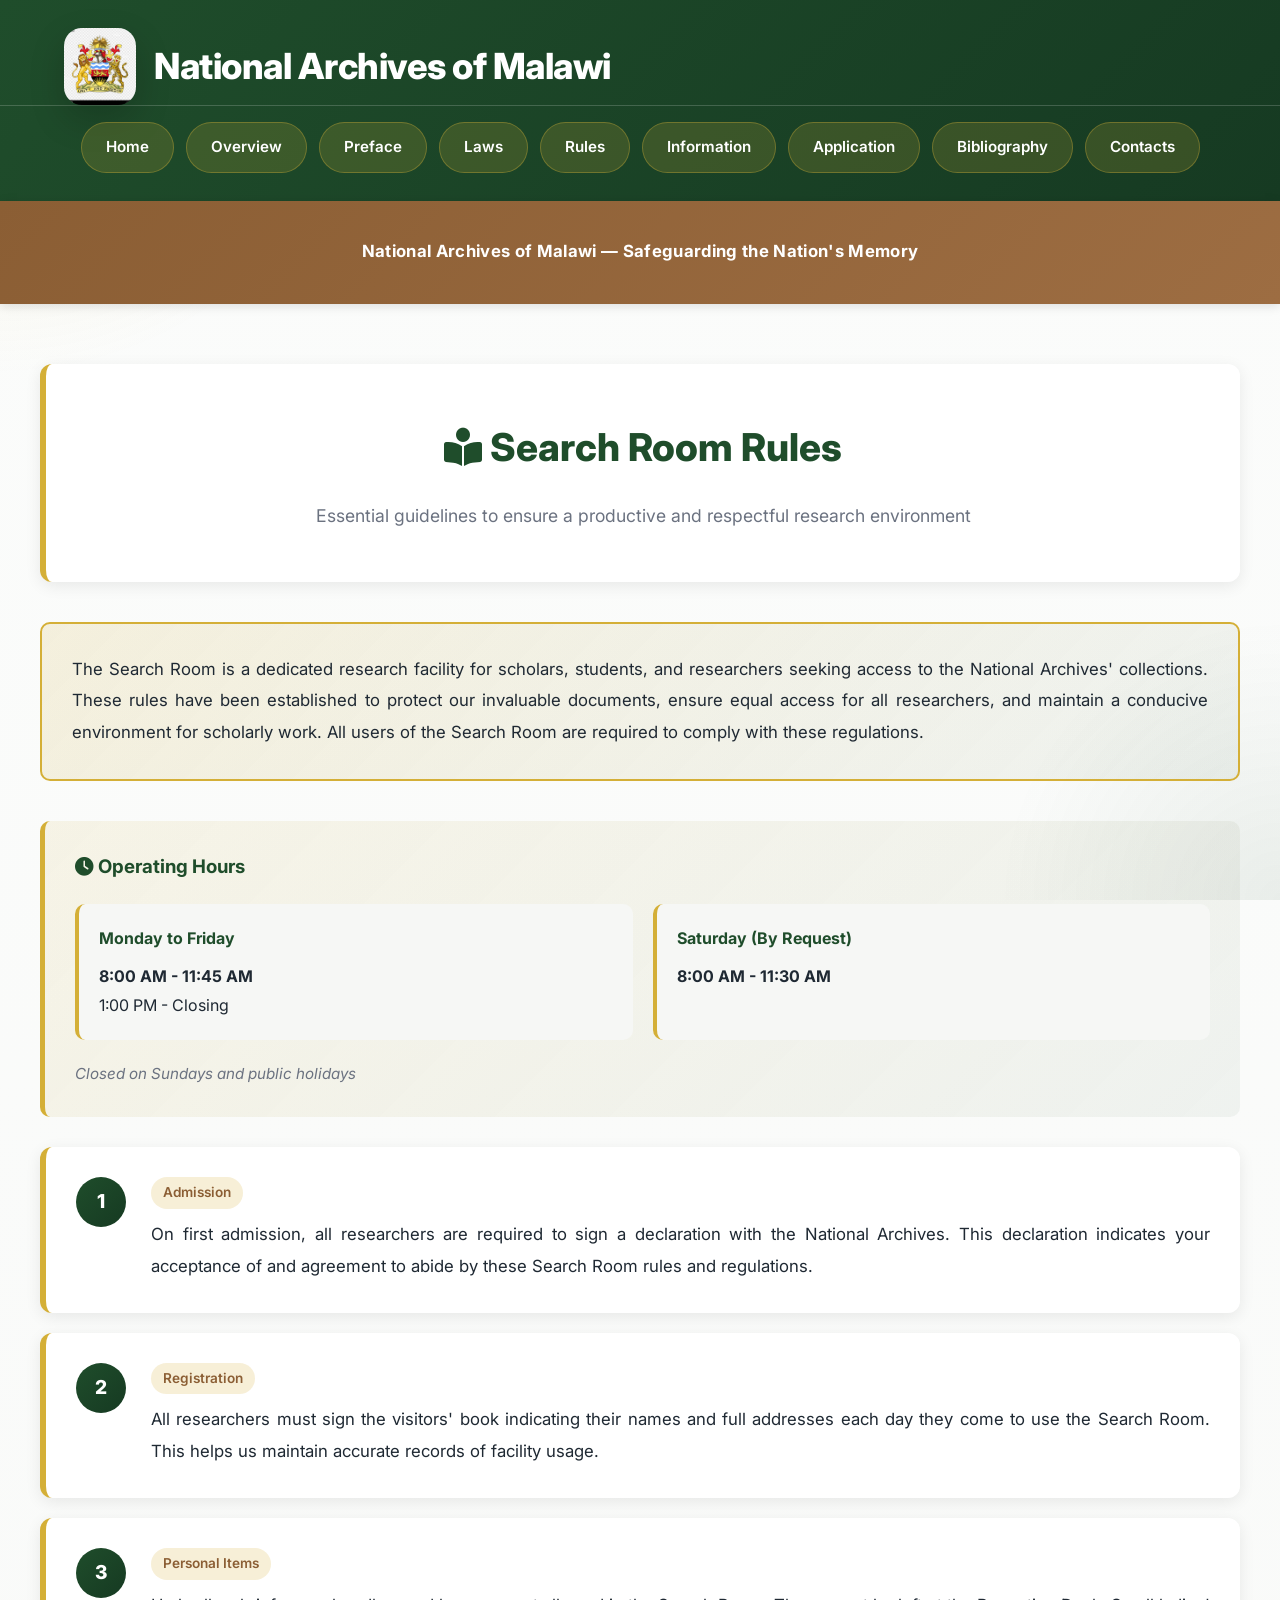
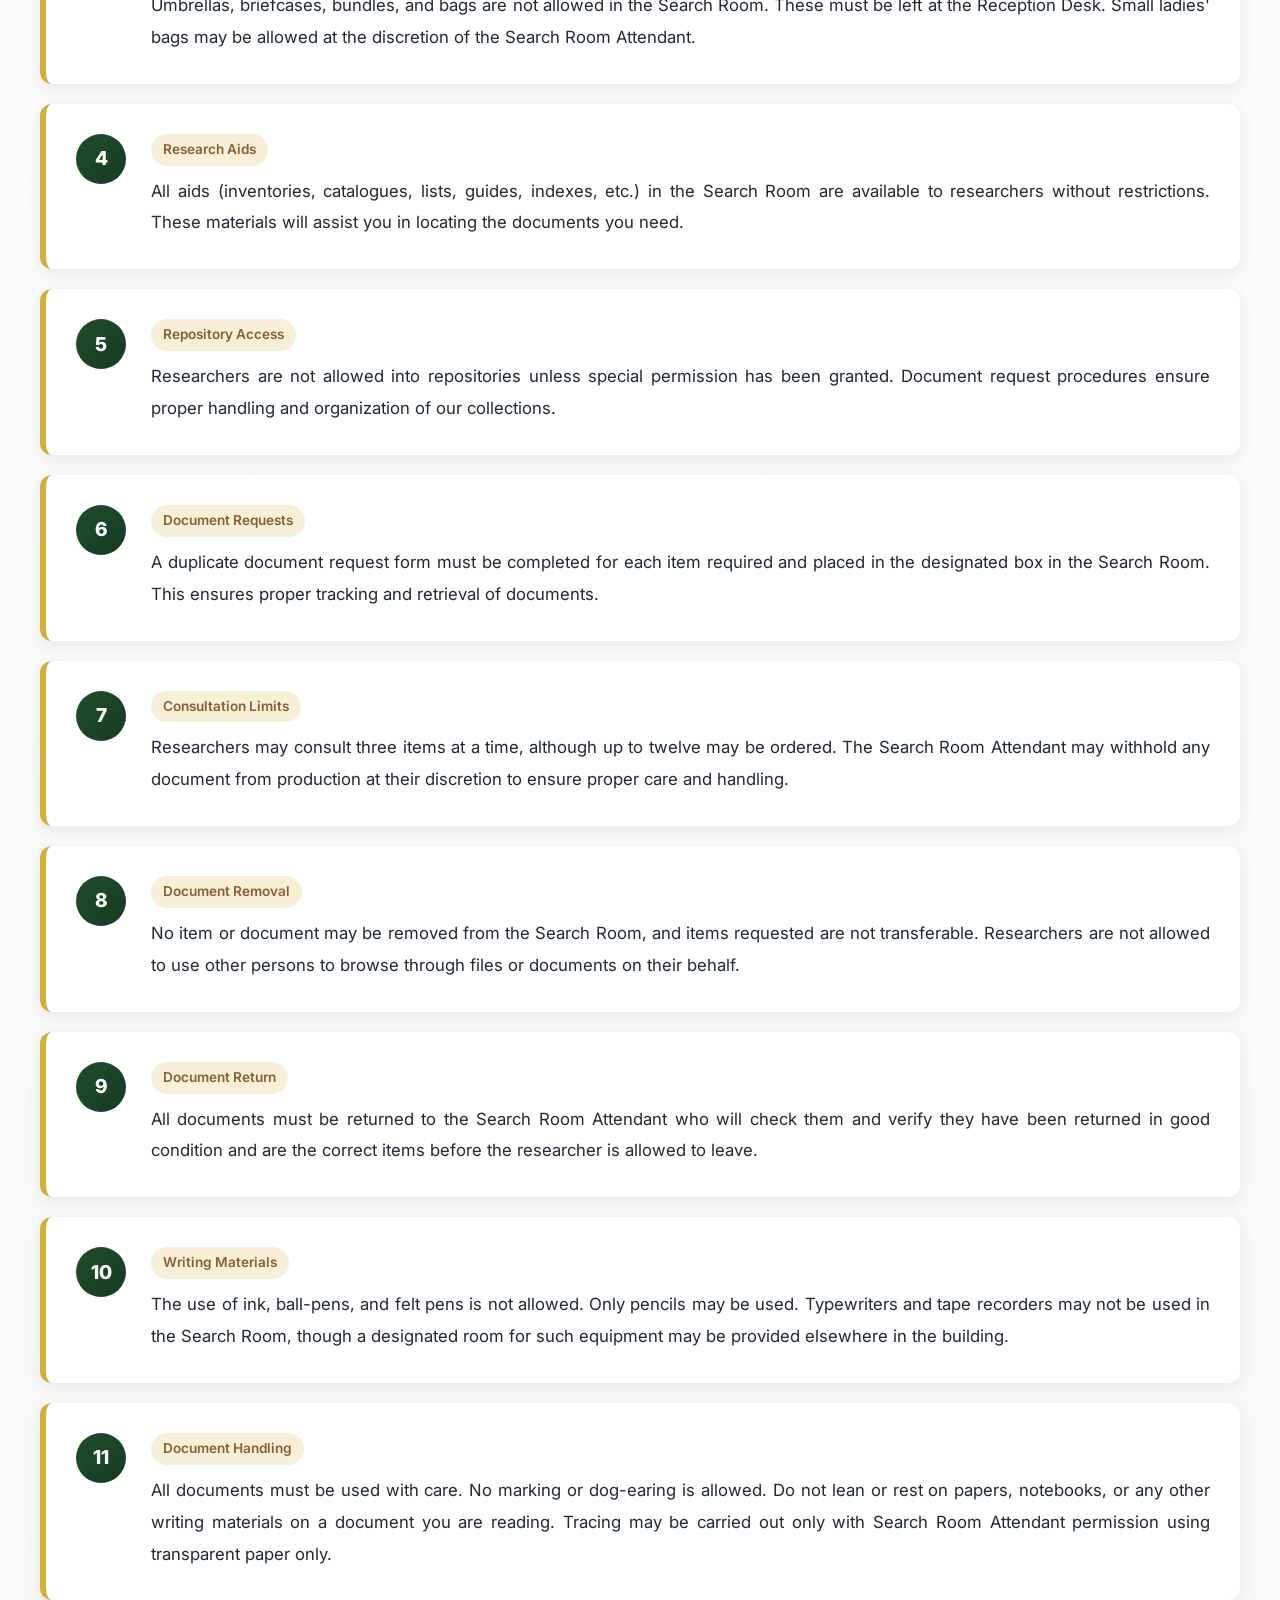
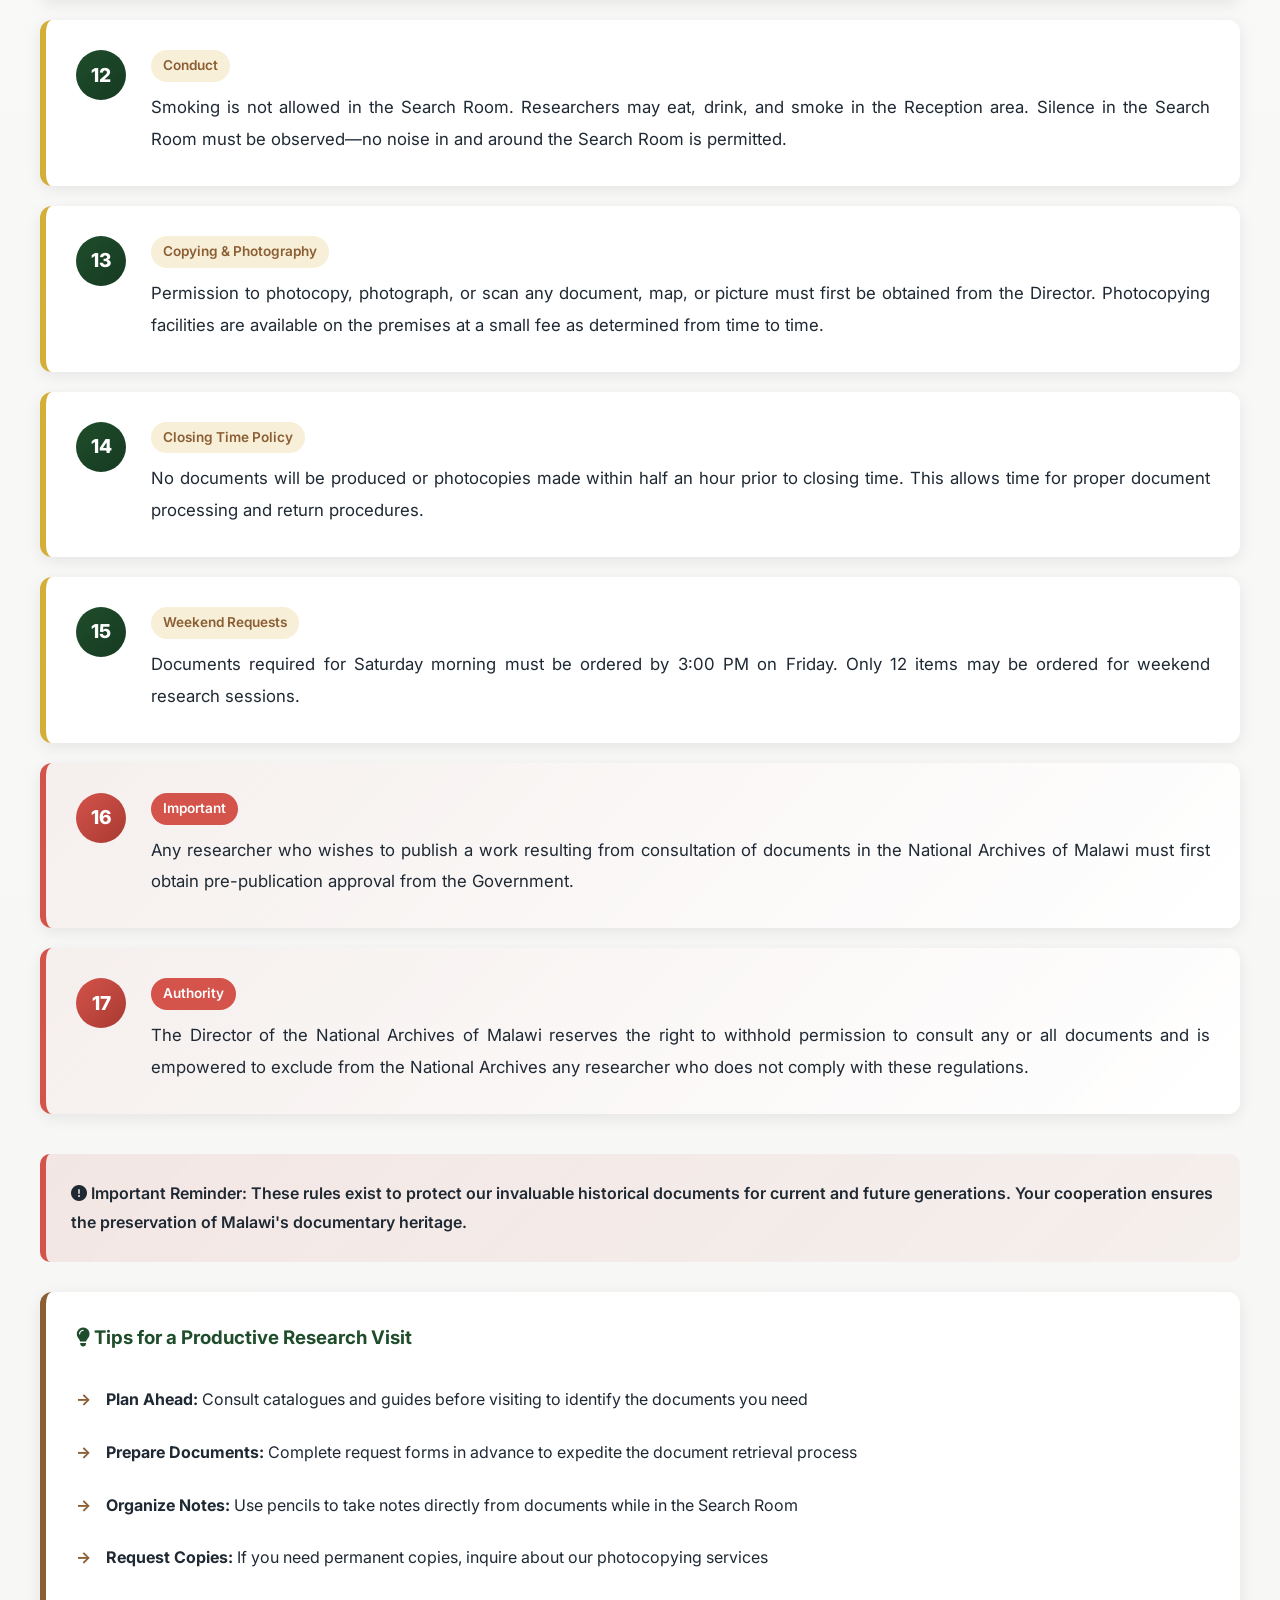
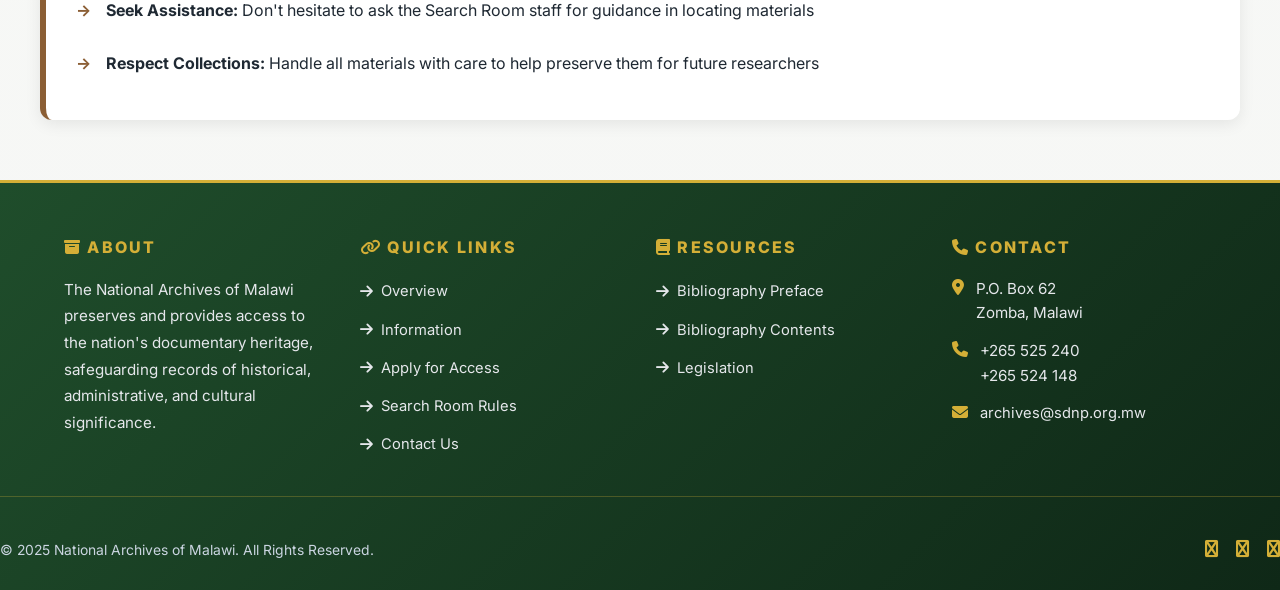
<file: rules.html>
<!DOCTYPE html>
<html lang="en">
<head>
  <meta charset="UTF-8" />
  <meta name="viewport" content="width=device-width, initial-scale=1.0" />
  <title>Search Room Rules - National Archives of Malawi</title>

  <!-- Google Font -->
  <link href="https://fonts.googleapis.com/css2?family=Inter:wght@300;400;500;600;700;800&display=swap" rel="stylesheet">

  <!-- Icons -->
  <link href="https://cdnjs.cloudflare.com/ajax/libs/font-awesome/6.5.1/css/all.min.css" rel="stylesheet">

  <!-- Global CSS -->
  <link rel="stylesheet" href="archives-styles.css">
  <style>
    /* Rules Page Specific Styles */
    .rules-container {
      width:100%;
      max-width:1400px;
      margin:60px auto;
      padding:0 40px;
    }

    .rules-header {
      background:var(--white);
      padding:50px;
      margin-bottom:40px;
      border-radius:12px;
      box-shadow:0 4px 16px rgba(0,0,0,0.08);
      border-left:6px solid var(--accent);
      text-align:center;
    }

    .rules-header h2 {
      color:var(--primary);
      font-size:2.4rem;
      margin:0 0 20px 0;
      font-weight:800;
    }

    .rules-header p {
      color:var(--muted);
      font-size:1.1rem;
      margin:0;
    }

    .intro-box {
      background:linear-gradient(135deg,rgba(212,175,55,0.15),rgba(31,77,43,0.05));
      padding:30px;
      border-radius:10px;
      border:2px solid var(--accent);
      margin-bottom:40px;
    }

    .intro-box p {
      color:var(--dark);
      line-height:1.9;
      font-size:1.05rem;
      margin:0;
      text-align:justify;
    }

    .rules-list {
      list-style:none;
      padding:0;
      margin:0;
    }

    .rule-item {
      background:var(--white);
      padding:30px;
      margin-bottom:20px;
      border-radius:12px;
      box-shadow:0 4px 16px rgba(0,0,0,0.08);
      border-left:6px solid var(--accent);
      display:flex;
      gap:25px;
    }

    .rule-number {
      flex-shrink:0;
      width:50px;
      height:50px;
      background:linear-gradient(135deg,var(--primary),#163a22);
      color:var(--white);
      border-radius:50%;
      display:flex;
      align-items:center;
      justify-content:center;
      font-weight:800;
      font-size:1.2rem;
    }

    .rule-content {
      flex:1;
    }

    .rule-content p {
      color:var(--dark);
      line-height:1.9;
      font-size:1.05rem;
      margin:0;
      text-align:justify;
    }

    .rule-category {
      display:inline-block;
      background:rgba(212,175,55,0.2);
      color:var(--secondary);
      padding:4px 12px;
      border-radius:20px;
      font-size:0.85rem;
      font-weight:600;
      margin-bottom:10px;
    }

    .important-rule {
      border-left-color:#d4534a !important;
      background:linear-gradient(135deg,rgba(212,83,74,0.05),var(--white));
    }

    .important-rule .rule-number {
      background:linear-gradient(135deg,#d4534a,#a83a32);
    }

    .important-note {
      background:linear-gradient(135deg,rgba(212,83,74,0.1),rgba(212,83,74,0.05));
      border-left:6px solid #d4534a;
      padding:25px;
      border-radius:10px;
      margin-top:40px;
    }

    .important-note p {
      color:var(--dark);
      margin:0;
      font-weight:600;
      line-height:1.8;
    }

    .highlight-box {
      background:linear-gradient(135deg,rgba(212,175,55,0.1),rgba(31,77,43,0.05));
      padding:30px;
      border-radius:10px;
      border-left:5px solid var(--accent);
      margin:30px 0;
    }

    .highlight-box h3 {
      color:var(--primary);
      margin-top:0;
      font-weight:700;
    }

    .highlight-box p {
      color:var(--dark);
      margin-bottom:10px;
      line-height:1.8;
    }

    .highlight-box p:last-child {
      margin-bottom:0;
    }

    .hours-info {
      display:grid;
      grid-template-columns:1fr 1fr;
      gap:20px;
      margin:20px 0;
    }

    .hours-card {
      background:var(--light);
      padding:20px;
      border-radius:10px;
      border-left:4px solid var(--accent);
    }

    .hours-card h4 {
      color:var(--primary);
      margin:0 0 10px 0;
      font-weight:700;
    }

    .hours-card p {
      color:var(--dark);
      margin:0;
      font-size:1rem;
    }

    .facility-tips {
      background:var(--white);
      padding:30px;
      border-radius:12px;
      box-shadow:0 4px 16px rgba(0,0,0,0.08);
      border-left:6px solid var(--secondary);
      margin:30px 0;
    }

    .facility-tips h3 {
      color:var(--primary);
      margin-top:0;
      font-weight:700;
    }

    .facility-tips ul {
      list-style:none;
      padding:0;
      margin:0;
    }

    .facility-tips li {
      padding:12px 0;
      padding-left:30px;
      position:relative;
      color:var(--dark);
      line-height:1.8;
    }

    .facility-tips li:before {
      content:"→";
      position:absolute;
      left:0;
      color:var(--secondary);
      font-weight:bold;
    }

    @media(max-width:768px) {
      .rules-container {
        padding:0 20px;
        margin:40px auto;
      }

      .rule-item {
        flex-direction:column;
        gap:15px;
      }

      .hours-info {
        grid-template-columns:1fr;
      }

      .rule-content p {
        text-align:left;
      }

      .intro-box p {
        text-align:left;
      }
    }
  </style>
</head>
<body>

<!-- Top Header -->
<header class="top-header">
  <div class="container header-content">
    <div class="branding">
      <img src="emblem.jpg" alt="Malawi Emblem">
      <div>
        <h1>National Archives of Malawi</h1>
      </div>
    </div>
  </div>
  <!-- Navigation -->
  <nav class="main-nav" aria-label="Primary navigation">
    <div class="container nav-list">
      <a href="index.html">Home</a>
      <a href="overview.html">Overview</a>
      <a href="biblio_preface.html">Preface</a>
      <a href="laws.html">Laws</a>
      <a href="rules.html">Rules</a>
      <a href="information.html">Information</a>
      <a href="application.html">Application</a>
      <a href="biblio-contents.html">Bibliography</a>
      <a href="staff.html">Contacts</a>
    </div>
  </nav>
</header>

<main>

<!-- Announcement Banner -->
<section class="announcement">
  <div class="container">
    <p>National Archives of Malawi — Safeguarding the Nation's Memory</p>
  </div>
</section>

<!-- Rules Content -->
<div class="rules-container">

  <!-- Header Section -->
  <section class="rules-header">
    <h2><i class="fas fa-book-reader"></i> Search Room Rules</h2>
    <p>Essential guidelines to ensure a productive and respectful research environment</p>
  </section>

  <!-- Introduction -->
  <div class="intro-box">
    <p>The Search Room is a dedicated research facility for scholars, students, and researchers seeking access to the National Archives' collections. These rules have been established to protect our invaluable documents, ensure equal access for all researchers, and maintain a conducive environment for scholarly work. All users of the Search Room are required to comply with these regulations.</p>
  </div>

  <!-- Operating Hours -->
  <div class="highlight-box">
    <h3><i class="fas fa-clock"></i> Operating Hours</h3>
    <div class="hours-info">
      <div class="hours-card">
        <h4>Monday to Friday</h4>
        <p><strong>8:00 AM - 11:45 AM</strong><br>1:00 PM - Closing</p>
      </div>
      <div class="hours-card">
        <h4>Saturday (By Request)</h4>
        <p><strong>8:00 AM - 11:30 AM</strong></p>
      </div>
    </div>
    <p style="margin:15px 0 0 0; font-size:0.95rem; color:var(--muted);"><em>Closed on Sundays and public holidays</em></p>
  </div>

  <!-- Rules List -->
  <ol class="rules-list">
    <li class="rule-item">
      <div class="rule-number">1</div>
      <div class="rule-content">
        <div class="rule-category">Admission</div>
        <p>On first admission, all researchers are required to sign a declaration with the National Archives. This declaration indicates your acceptance of and agreement to abide by these Search Room rules and regulations.</p>
      </div>
    </li>

    <li class="rule-item">
      <div class="rule-number">2</div>
      <div class="rule-content">
        <div class="rule-category">Registration</div>
        <p>All researchers must sign the visitors' book indicating their names and full addresses each day they come to use the Search Room. This helps us maintain accurate records of facility usage.</p>
      </div>
    </li>

    <li class="rule-item">
      <div class="rule-number">3</div>
      <div class="rule-content">
        <div class="rule-category">Personal Items</div>
        <p>Umbrellas, briefcases, bundles, and bags are not allowed in the Search Room. These must be left at the Reception Desk. Small ladies' bags may be allowed at the discretion of the Search Room Attendant.</p>
      </div>
    </li>

    <li class="rule-item">
      <div class="rule-number">4</div>
      <div class="rule-content">
        <div class="rule-category">Research Aids</div>
        <p>All aids (inventories, catalogues, lists, guides, indexes, etc.) in the Search Room are available to researchers without restrictions. These materials will assist you in locating the documents you need.</p>
      </div>
    </li>

    <li class="rule-item">
      <div class="rule-number">5</div>
      <div class="rule-content">
        <div class="rule-category">Repository Access</div>
        <p>Researchers are not allowed into repositories unless special permission has been granted. Document request procedures ensure proper handling and organization of our collections.</p>
      </div>
    </li>

    <li class="rule-item">
      <div class="rule-number">6</div>
      <div class="rule-content">
        <div class="rule-category">Document Requests</div>
        <p>A duplicate document request form must be completed for each item required and placed in the designated box in the Search Room. This ensures proper tracking and retrieval of documents.</p>
      </div>
    </li>

    <li class="rule-item">
      <div class="rule-number">7</div>
      <div class="rule-content">
        <div class="rule-category">Consultation Limits</div>
        <p>Researchers may consult three items at a time, although up to twelve may be ordered. The Search Room Attendant may withhold any document from production at their discretion to ensure proper care and handling.</p>
      </div>
    </li>

    <li class="rule-item">
      <div class="rule-number">8</div>
      <div class="rule-content">
        <div class="rule-category">Document Removal</div>
        <p>No item or document may be removed from the Search Room, and items requested are not transferable. Researchers are not allowed to use other persons to browse through files or documents on their behalf.</p>
      </div>
    </li>

    <li class="rule-item">
      <div class="rule-number">9</div>
      <div class="rule-content">
        <div class="rule-category">Document Return</div>
        <p>All documents must be returned to the Search Room Attendant who will check them and verify they have been returned in good condition and are the correct items before the researcher is allowed to leave.</p>
      </div>
    </li>

    <li class="rule-item">
      <div class="rule-number">10</div>
      <div class="rule-content">
        <div class="rule-category">Writing Materials</div>
        <p>The use of ink, ball-pens, and felt pens is not allowed. Only pencils may be used. Typewriters and tape recorders may not be used in the Search Room, though a designated room for such equipment may be provided elsewhere in the building.</p>
      </div>
    </li>

    <li class="rule-item">
      <div class="rule-number">11</div>
      <div class="rule-content">
        <div class="rule-category">Document Handling</div>
        <p>All documents must be used with care. No marking or dog-earing is allowed. Do not lean or rest on papers, notebooks, or any other writing materials on a document you are reading. Tracing may be carried out only with Search Room Attendant permission using transparent paper only.</p>
      </div>
    </li>

    <li class="rule-item">
      <div class="rule-number">12</div>
      <div class="rule-content">
        <div class="rule-category">Conduct</div>
        <p>Smoking is not allowed in the Search Room. Researchers may eat, drink, and smoke in the Reception area. Silence in the Search Room must be observed—no noise in and around the Search Room is permitted.</p>
      </div>
    </li>

    <li class="rule-item">
      <div class="rule-number">13</div>
      <div class="rule-content">
        <div class="rule-category">Copying & Photography</div>
        <p>Permission to photocopy, photograph, or scan any document, map, or picture must first be obtained from the Director. Photocopying facilities are available on the premises at a small fee as determined from time to time.</p>
      </div>
    </li>

    <li class="rule-item">
      <div class="rule-number">14</div>
      <div class="rule-content">
        <div class="rule-category">Closing Time Policy</div>
        <p>No documents will be produced or photocopies made within half an hour prior to closing time. This allows time for proper document processing and return procedures.</p>
      </div>
    </li>

    <li class="rule-item">
      <div class="rule-number">15</div>
      <div class="rule-content">
        <div class="rule-category">Weekend Requests</div>
        <p>Documents required for Saturday morning must be ordered by 3:00 PM on Friday. Only 12 items may be ordered for weekend research sessions.</p>
      </div>
    </li>

    <li class="rule-item important-rule">
      <div class="rule-number">16</div>
      <div class="rule-content">
        <div class="rule-category" style="background:#d4534a; color:var(--white);">Important</div>
        <p>Any researcher who wishes to publish a work resulting from consultation of documents in the National Archives of Malawi must first obtain pre-publication approval from the Government.</p>
      </div>
    </li>

    <li class="rule-item important-rule">
      <div class="rule-number">17</div>
      <div class="rule-content">
        <div class="rule-category" style="background:#d4534a; color:var(--white);">Authority</div>
        <p>The Director of the National Archives of Malawi reserves the right to withhold permission to consult any or all documents and is empowered to exclude from the National Archives any researcher who does not comply with these regulations.</p>
      </div>
    </li>
  </ol>

  <!-- Important Note -->
  <div class="important-note">
    <p><i class="fas fa-exclamation-circle"></i> Important Reminder: These rules exist to protect our invaluable historical documents for current and future generations. Your cooperation ensures the preservation of Malawi's documentary heritage.</p>
  </div>

  <!-- Facilities Section -->
  <div class="facility-tips">
    <h3><i class="fas fa-lightbulb"></i> Tips for a Productive Research Visit</h3>
    <ul>
      <li><strong>Plan Ahead:</strong> Consult catalogues and guides before visiting to identify the documents you need</li>
      <li><strong>Prepare Documents:</strong> Complete request forms in advance to expedite the document retrieval process</li>
      <li><strong>Organize Notes:</strong> Use pencils to take notes directly from documents while in the Search Room</li>
      <li><strong>Request Copies:</strong> If you need permanent copies, inquire about our photocopying services</li>
      <li><strong>Seek Assistance:</strong> Don't hesitate to ask the Search Room staff for guidance in locating materials</li>
      <li><strong>Respect Collections:</strong> Handle all materials with care to help preserve them for future researchers</li>
    </ul>
  </div>

</div>

<!-- Footer -->
</main>
<footer class="footer">
  <div class="container footer-grid">
    <div class="footer-section">
      <h3><i class="fas fa-archive"></i> About</h3>
      <p>The National Archives of Malawi preserves and provides access to the nation's documentary heritage, safeguarding records of historical, administrative, and cultural significance.</p>
    </div>

    <div class="footer-section">
      <h3><i class="fas fa-link"></i> Quick Links</h3>
      <ul>
        <li><a href="overview.html"><i class="fas fa-arrow-right"></i> Overview</a></li>
        <li><a href="information.html"><i class="fas fa-arrow-right"></i> Information</a></li>
        <li><a href="application.html"><i class="fas fa-arrow-right"></i> Apply for Access</a></li>
        <li><a href="search.html"><i class="fas fa-arrow-right"></i> Search Room Rules</a></li>
        <li><a href="staff.html"><i class="fas fa-arrow-right"></i> Contact Us</a></li>
      </ul>
    </div>

    <div class="footer-section">
      <h3><i class="fas fa-book"></i> Resources</h3>
      <ul>
        <li><a href="biblio_preface.html"><i class="fas fa-arrow-right"></i> Bibliography Preface</a></li>
        <li><a href="biblio-contents.html"><i class="fas fa-arrow-right"></i> Bibliography Contents</a></li>
        <li><a href="laws.html"><i class="fas fa-arrow-right"></i> Legislation</a></li>
      </ul>
    </div>

    <div class="footer-section">
      <h3><i class="fas fa-phone"></i> Contact</h3>
      <div class="footer-contact-item">
        <i class="fas fa-map-marker-alt"></i>
        <span>P.O. Box 62<br>Zomba, Malawi</span>
      </div>
      <div class="footer-contact-item">
        <i class="fas fa-phone"></i>
        <span>+265 525 240<br>+265 524 148</span>
      </div>
      <div class="footer-contact-item">
        <i class="fas fa-envelope"></i>
        <a href="mailto:archives@sdnp.org.mw">archives@sdnp.org.mw</a>
      </div>
    </div>
  </div>

  <div class="footer-divider"></div>

  <div class="footer-bottom">
    <p>© 2025 National Archives of Malawi. All Rights Reserved.</p>
    <div class="social-links">
      <a href="#"><i class="fas fa-facebook"></i></a>
      <a href="#"><i class="fas fa-twitter"></i></a>
      <a href="#"><i class="fas fa-linkedin"></i></a>
    </div>
  </div>
</footer>

</body>
</html>
</file>
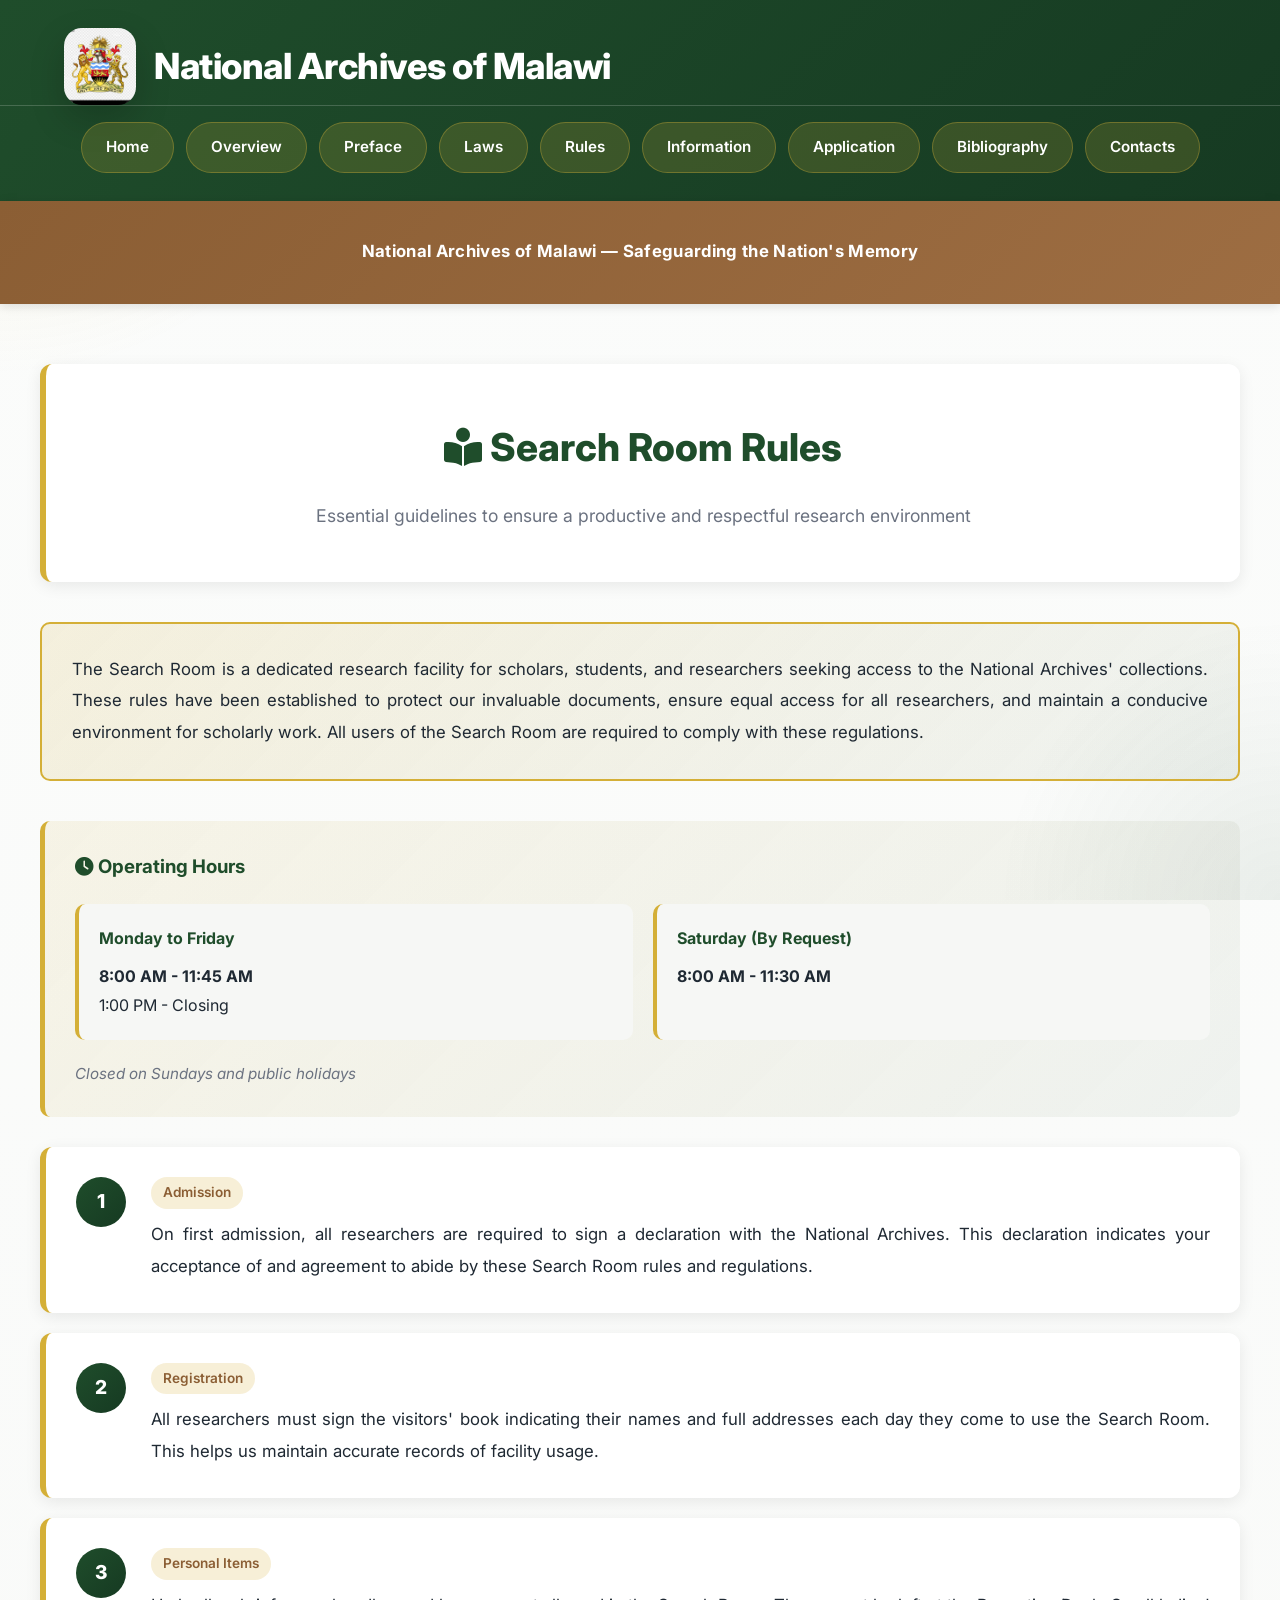
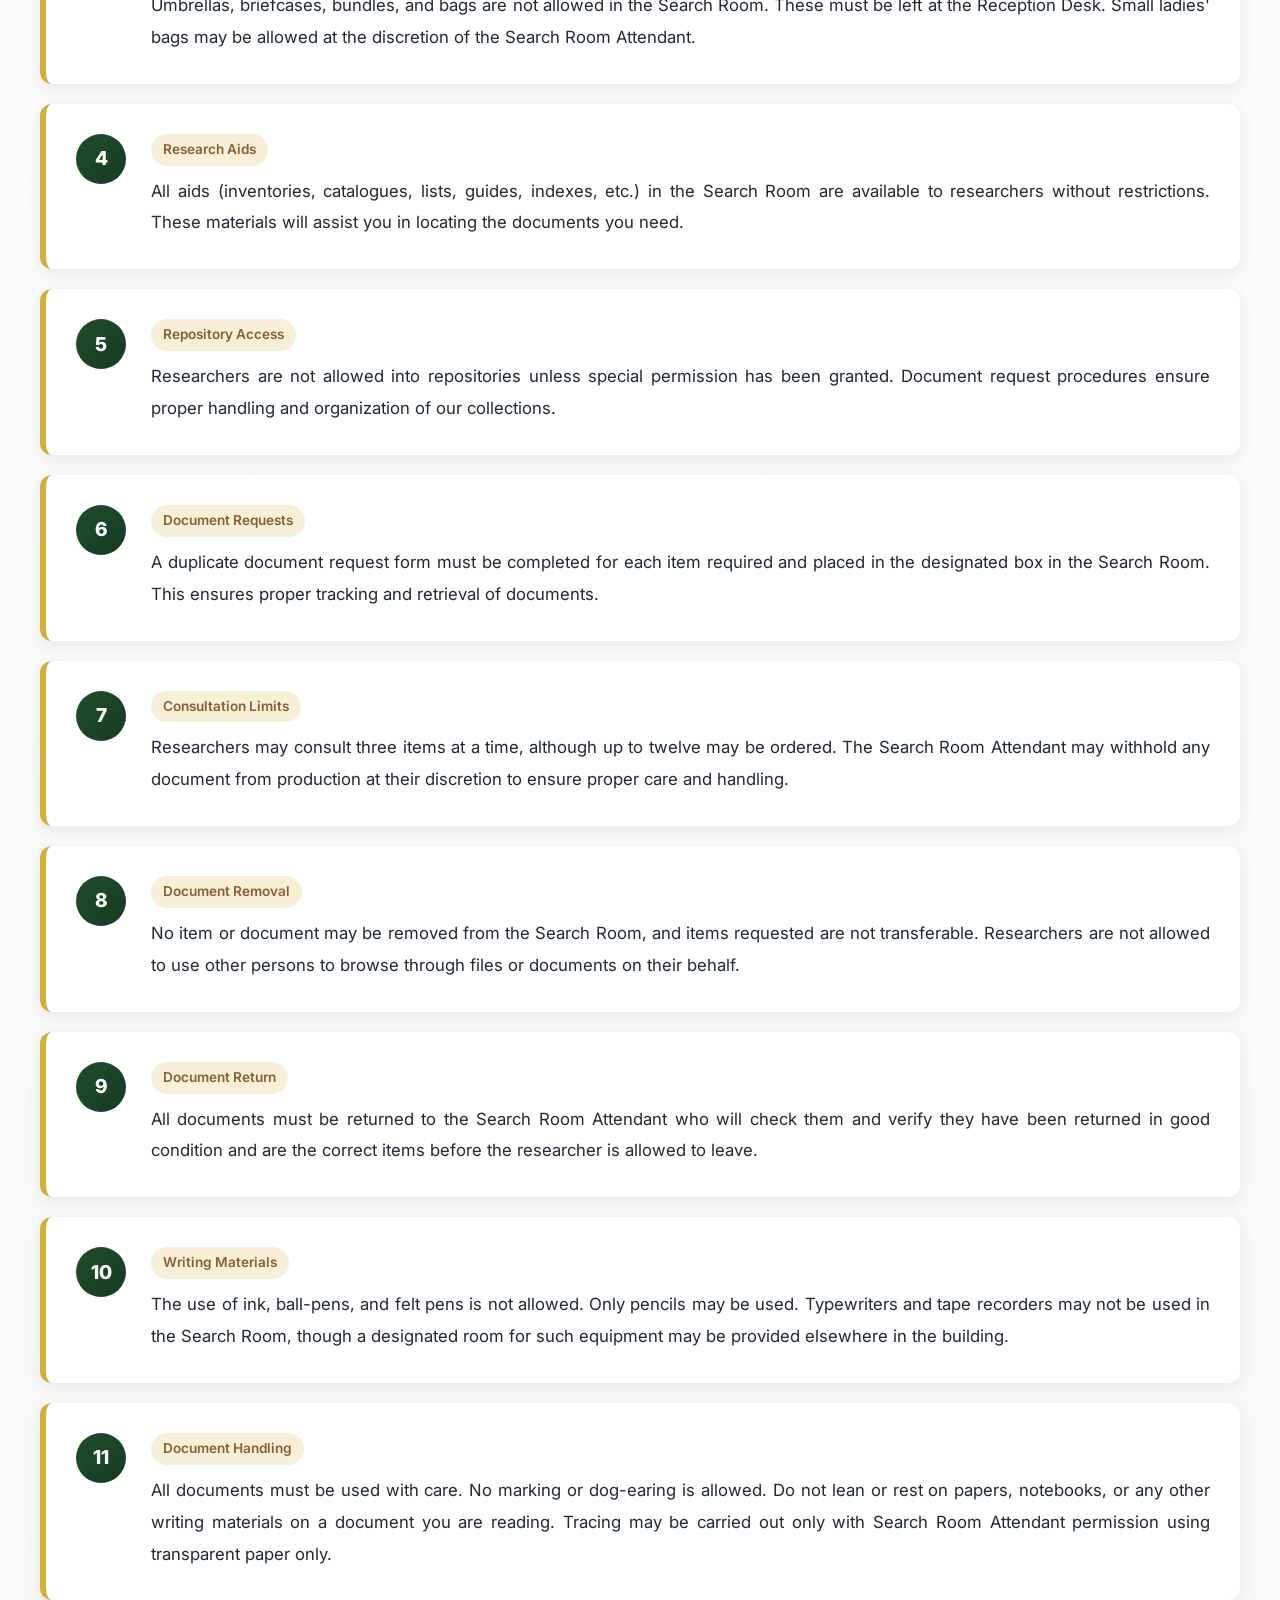
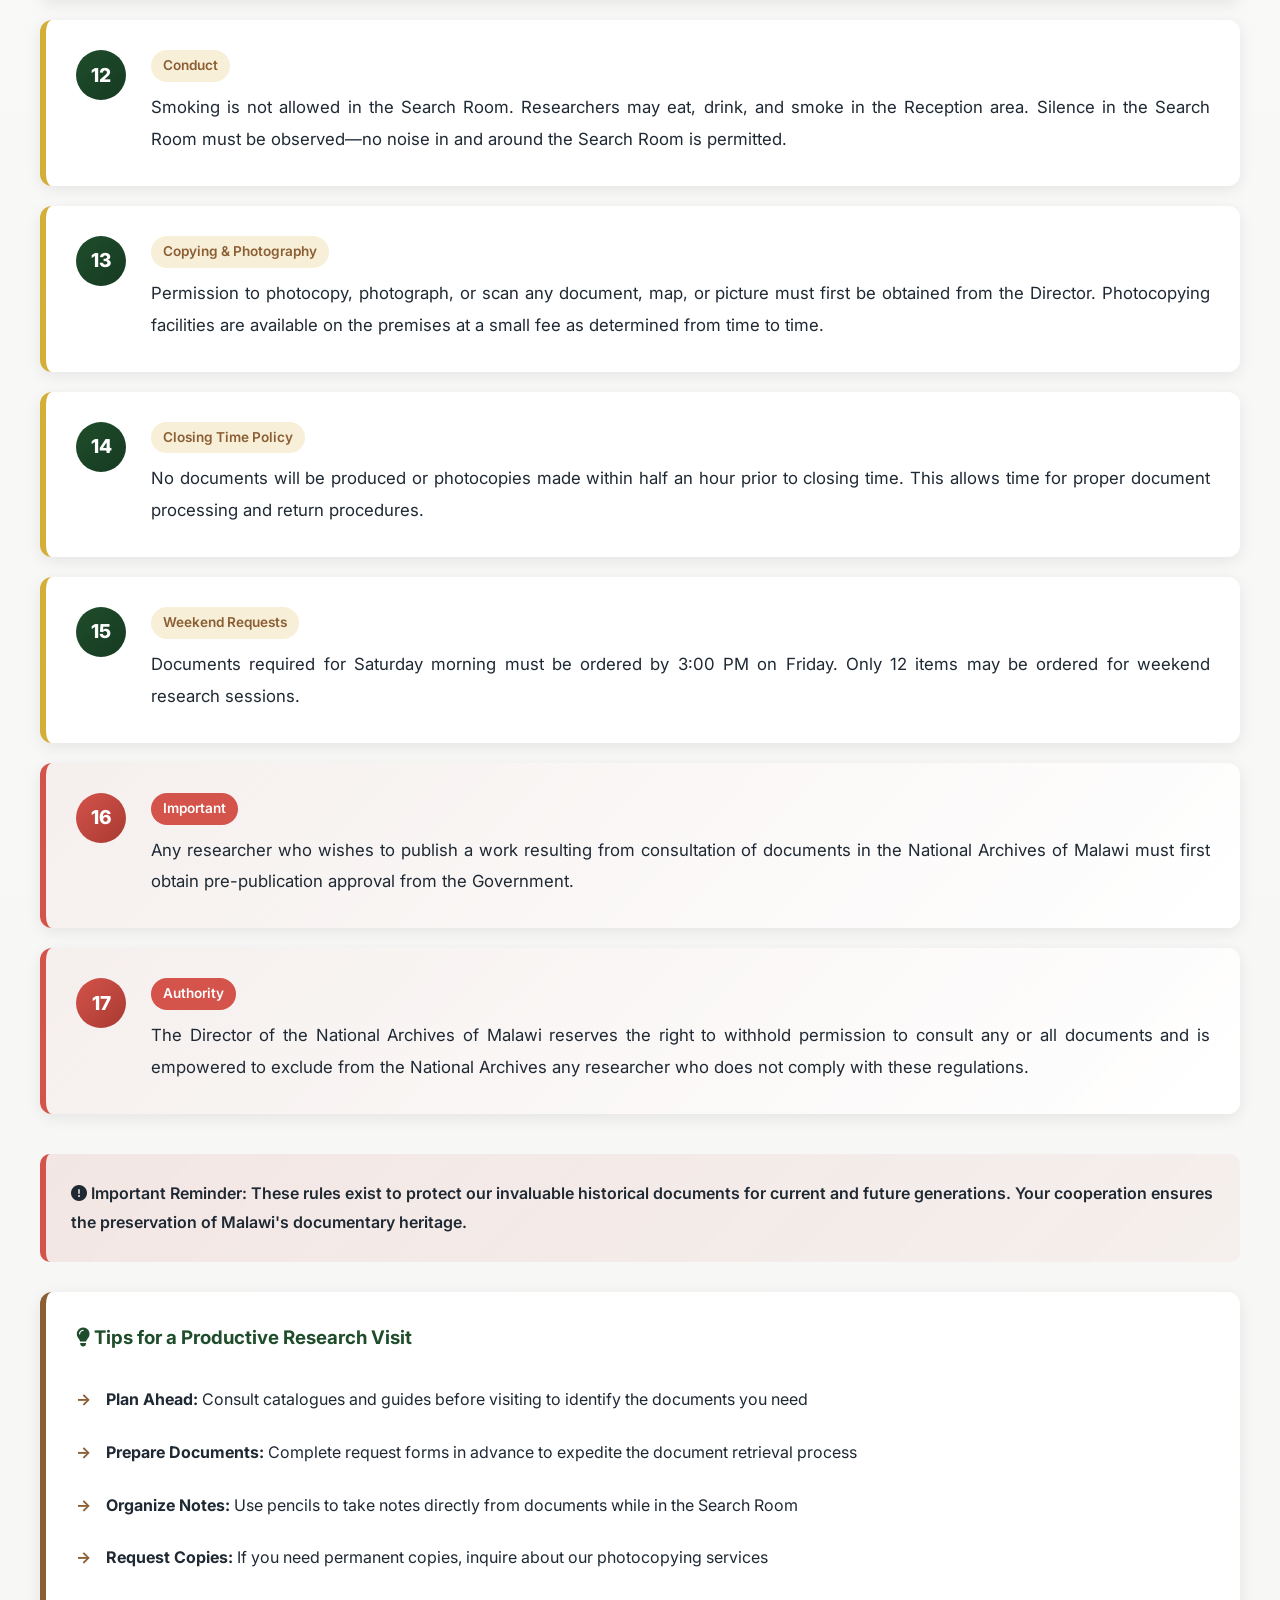
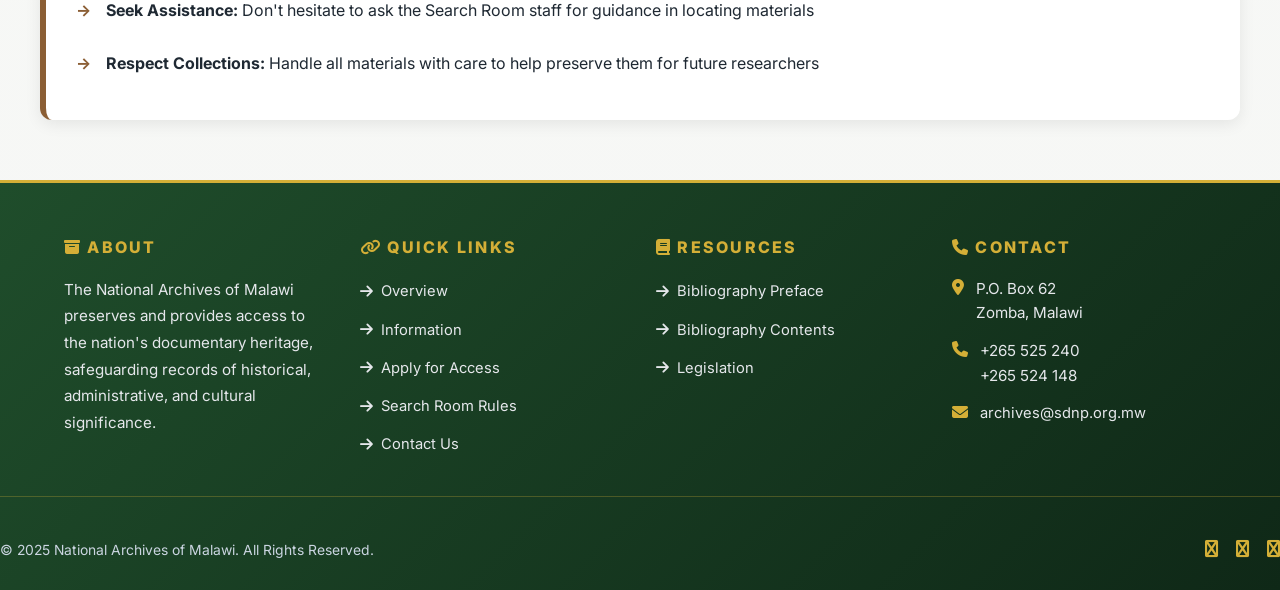
<file: search.html>
<!DOCTYPE html>
<html lang="en">
<head>
  <meta charset="UTF-8" />
  <meta name="viewport" content="width=device-width, initial-scale=1.0" />
  <title>Search Room Rules - National Archives of Malawi</title>

  <!-- Google Font -->
  <link href="https://fonts.googleapis.com/css2?family=Inter:wght@300;400;500;600;700;800&display=swap" rel="stylesheet">

  <!-- Icons -->
  <link href="https://cdnjs.cloudflare.com/ajax/libs/font-awesome/6.5.1/css/all.min.css" rel="stylesheet">

  <!-- Global CSS -->
  <link rel="stylesheet" href="archives-styles.css">
  <style>
    /* Rules Page Specific Styles */
    .rules-container {
      width:100%;
      max-width:1400px;
      margin:60px auto;
      padding:0 40px;
    }

    .rules-header {
      background:var(--white);
      padding:50px;
      margin-bottom:40px;
      border-radius:12px;
      box-shadow:0 4px 16px rgba(0,0,0,0.08);
      border-left:6px solid var(--accent);
      text-align:center;
    }

    .rules-header h2 {
      color:var(--primary);
      font-size:2.4rem;
      margin:0 0 20px 0;
      font-weight:800;
    }

    .rules-header p {
      color:var(--muted);
      font-size:1.1rem;
      margin:0;
    }

    .intro-box {
      background:linear-gradient(135deg,rgba(212,175,55,0.15),rgba(31,77,43,0.05));
      padding:30px;
      border-radius:10px;
      border:2px solid var(--accent);
      margin-bottom:40px;
    }

    .intro-box p {
      color:var(--dark);
      line-height:1.9;
      font-size:1.05rem;
      margin:0;
      text-align:justify;
    }

    .rules-list {
      list-style:none;
      padding:0;
      margin:0;
    }

    .rule-item {
      background:var(--white);
      padding:30px;
      margin-bottom:20px;
      border-radius:12px;
      box-shadow:0 4px 16px rgba(0,0,0,0.08);
      border-left:6px solid var(--accent);
      display:flex;
      gap:25px;
    }

    .rule-number {
      flex-shrink:0;
      width:50px;
      height:50px;
      background:linear-gradient(135deg,var(--primary),#163a22);
      color:var(--white);
      border-radius:50%;
      display:flex;
      align-items:center;
      justify-content:center;
      font-weight:800;
      font-size:1.2rem;
    }

    .rule-content {
      flex:1;
    }

    .rule-content p {
      color:var(--dark);
      line-height:1.9;
      font-size:1.05rem;
      margin:0;
      text-align:justify;
    }

    .rule-category {
      display:inline-block;
      background:rgba(212,175,55,0.2);
      color:var(--secondary);
      padding:4px 12px;
      border-radius:20px;
      font-size:0.85rem;
      font-weight:600;
      margin-bottom:10px;
    }

    .important-rule {
      border-left-color:#d4534a !important;
      background:linear-gradient(135deg,rgba(212,83,74,0.05),var(--white));
    }

    .important-rule .rule-number {
      background:linear-gradient(135deg,#d4534a,#a83a32);
    }

    .important-note {
      background:linear-gradient(135deg,rgba(212,83,74,0.1),rgba(212,83,74,0.05));
      border-left:6px solid #d4534a;
      padding:25px;
      border-radius:10px;
      margin-top:40px;
    }

    .important-note p {
      color:var(--dark);
      margin:0;
      font-weight:600;
      line-height:1.8;
    }

    .highlight-box {
      background:linear-gradient(135deg,rgba(212,175,55,0.1),rgba(31,77,43,0.05));
      padding:30px;
      border-radius:10px;
      border-left:5px solid var(--accent);
      margin:30px 0;
    }

    .highlight-box h3 {
      color:var(--primary);
      margin-top:0;
      font-weight:700;
    }

    .highlight-box p {
      color:var(--dark);
      margin-bottom:10px;
      line-height:1.8;
    }

    .highlight-box p:last-child {
      margin-bottom:0;
    }

    .hours-info {
      display:grid;
      grid-template-columns:1fr 1fr;
      gap:20px;
      margin:20px 0;
    }

    .hours-card {
      background:var(--light);
      padding:20px;
      border-radius:10px;
      border-left:4px solid var(--accent);
    }

    .hours-card h4 {
      color:var(--primary);
      margin:0 0 10px 0;
      font-weight:700;
    }

    .hours-card p {
      color:var(--dark);
      margin:0;
      font-size:1rem;
    }

    .facility-tips {
      background:var(--white);
      padding:30px;
      border-radius:12px;
      box-shadow:0 4px 16px rgba(0,0,0,0.08);
      border-left:6px solid var(--secondary);
      margin:30px 0;
    }

    .facility-tips h3 {
      color:var(--primary);
      margin-top:0;
      font-weight:700;
    }

    .facility-tips ul {
      list-style:none;
      padding:0;
      margin:0;
    }

    .facility-tips li {
      padding:12px 0;
      padding-left:30px;
      position:relative;
      color:var(--dark);
      line-height:1.8;
    }

    .facility-tips li:before {
      content:"→";
      position:absolute;
      left:0;
      color:var(--secondary);
      font-weight:bold;
    }

    @media(max-width:768px) {
      .rules-container {
        padding:0 20px;
        margin:40px auto;
      }

      .rule-item {
        flex-direction:column;
        gap:15px;
      }

      .hours-info {
        grid-template-columns:1fr;
      }

      .rule-content p {
        text-align:left;
      }

      .intro-box p {
        text-align:left;
      }
    }
  </style>
</head>
<body>

<!-- Top Header -->
<header class="top-header">
  <div class="container header-content">
    <div class="branding">
      <img src="emblem.jpg" alt="Malawi Emblem">
      <div>
        <h1>National Archives of Malawi</h1>
      </div>
    </div>
  </div>
  <!-- Navigation -->
  <nav class="main-nav" aria-label="Primary navigation">
    <div class="container nav-list">
      <a href="index.html">Home</a>
      <a href="overview.html">Overview</a>
      <a href="biblio_preface.html">Preface</a>
      <a href="laws.html">Laws</a>
      <a href="rules.html">Rules</a>
      <a href="information.html">Information</a>
      <a href="application.html">Application</a>
      <a href="biblio-contents.html">Bibliography</a>
      <a href="staff.html">Contacts</a>
    </div>
  </nav>
</header>

<main>
<section class="announcement">
  <div class="container">
    <p>National Archives of Malawi — Safeguarding the Nation's Memory</p>
  </div>
</section>

<!-- Rules Content -->
<div class="rules-container">

  <!-- Header Section -->
  <section class="rules-header">
    <h2><i class="fas fa-book-reader"></i> Search Room Rules</h2>
    <p>Essential guidelines to ensure a productive and respectful research environment</p>
  </section>

  <!-- Introduction -->
  <div class="intro-box">
    <p>The Search Room is a dedicated research facility for scholars, students, and researchers seeking access to the National Archives' collections. These rules have been established to protect our invaluable documents, ensure equal access for all researchers, and maintain a conducive environment for scholarly work. All users of the Search Room are required to comply with these regulations.</p>
  </div>

  <!-- Operating Hours -->
  <div class="highlight-box">
    <h3><i class="fas fa-clock"></i> Operating Hours</h3>
    <div class="hours-info">
      <div class="hours-card">
        <h4>Monday to Friday</h4>
        <p><strong>8:00 AM - 11:45 AM</strong><br>1:00 PM - Closing</p>
      </div>
      <div class="hours-card">
        <h4>Saturday (By Request)</h4>
        <p><strong>8:00 AM - 11:30 AM</strong></p>
      </div>
    </div>
    <p style="margin:15px 0 0 0; font-size:0.95rem; color:var(--muted);"><em>Closed on Sundays and public holidays</em></p>
  </div>

  <!-- Rules List -->
  <ol class="rules-list">
    <li class="rule-item">
      <div class="rule-number">1</div>
      <div class="rule-content">
        <div class="rule-category">Admission</div>
        <p>On first admission, all researchers are required to sign a declaration with the National Archives. This declaration indicates your acceptance of and agreement to abide by these Search Room rules and regulations.</p>
      </div>
    </li>

    <li class="rule-item">
      <div class="rule-number">2</div>
      <div class="rule-content">
        <div class="rule-category">Registration</div>
        <p>All researchers must sign the visitors' book indicating their names and full addresses each day they come to use the Search Room. This helps us maintain accurate records of facility usage.</p>
      </div>
    </li>

    <li class="rule-item">
      <div class="rule-number">3</div>
      <div class="rule-content">
        <div class="rule-category">Personal Items</div>
        <p>Umbrellas, briefcases, bundles, and bags are not allowed in the Search Room. These must be left at the Reception Desk. Small ladies' bags may be allowed at the discretion of the Search Room Attendant.</p>
      </div>
    </li>

    <li class="rule-item">
      <div class="rule-number">4</div>
      <div class="rule-content">
        <div class="rule-category">Research Aids</div>
        <p>All aids (inventories, catalogues, lists, guides, indexes, etc.) in the Search Room are available to researchers without restrictions. These materials will assist you in locating the documents you need.</p>
      </div>
    </li>

    <li class="rule-item">
      <div class="rule-number">5</div>
      <div class="rule-content">
        <div class="rule-category">Repository Access</div>
        <p>Researchers are not allowed into repositories unless special permission has been granted. Document request procedures ensure proper handling and organization of our collections.</p>
      </div>
    </li>

    <li class="rule-item">
      <div class="rule-number">6</div>
      <div class="rule-content">
        <div class="rule-category">Document Requests</div>
        <p>A duplicate document request form must be completed for each item required and placed in the designated box in the Search Room. This ensures proper tracking and retrieval of documents.</p>
      </div>
    </li>

    <li class="rule-item">
      <div class="rule-number">7</div>
      <div class="rule-content">
        <div class="rule-category">Consultation Limits</div>
        <p>Researchers may consult three items at a time, although up to twelve may be ordered. The Search Room Attendant may withhold any document from production at their discretion to ensure proper care and handling.</p>
      </div>
    </li>

    <li class="rule-item">
      <div class="rule-number">8</div>
      <div class="rule-content">
        <div class="rule-category">Document Removal</div>
        <p>No item or document may be removed from the Search Room, and items requested are not transferable. Researchers are not allowed to use other persons to browse through files or documents on their behalf.</p>
      </div>
    </li>

    <li class="rule-item">
      <div class="rule-number">9</div>
      <div class="rule-content">
        <div class="rule-category">Document Return</div>
        <p>All documents must be returned to the Search Room Attendant who will check them and verify they have been returned in good condition and are the correct items before the researcher is allowed to leave.</p>
      </div>
    </li>

    <li class="rule-item">
      <div class="rule-number">10</div>
      <div class="rule-content">
        <div class="rule-category">Writing Materials</div>
        <p>The use of ink, ball-pens, and felt pens is not allowed. Only pencils may be used. Typewriters and tape recorders may not be used in the Search Room, though a designated room for such equipment may be provided elsewhere in the building.</p>
      </div>
    </li>

    <li class="rule-item">
      <div class="rule-number">11</div>
      <div class="rule-content">
        <div class="rule-category">Document Handling</div>
        <p>All documents must be used with care. No marking or dog-earing is allowed. Do not lean or rest on papers, notebooks, or any other writing materials on a document you are reading. Tracing may be carried out only with Search Room Attendant permission using transparent paper only.</p>
      </div>
    </li>

    <li class="rule-item">
      <div class="rule-number">12</div>
      <div class="rule-content">
        <div class="rule-category">Conduct</div>
        <p>Smoking is not allowed in the Search Room. Researchers may eat, drink, and smoke in the Reception area. Silence in the Search Room must be observed—no noise in and around the Search Room is permitted.</p>
      </div>
    </li>

    <li class="rule-item">
      <div class="rule-number">13</div>
      <div class="rule-content">
        <div class="rule-category">Copying & Photography</div>
        <p>Permission to photocopy, photograph, or scan any document, map, or picture must first be obtained from the Director. Photocopying facilities are available on the premises at a small fee as determined from time to time.</p>
      </div>
    </li>

    <li class="rule-item">
      <div class="rule-number">14</div>
      <div class="rule-content">
        <div class="rule-category">Closing Time Policy</div>
        <p>No documents will be produced or photocopies made within half an hour prior to closing time. This allows time for proper document processing and return procedures.</p>
      </div>
    </li>

    <li class="rule-item">
      <div class="rule-number">15</div>
      <div class="rule-content">
        <div class="rule-category">Weekend Requests</div>
        <p>Documents required for Saturday morning must be ordered by 3:00 PM on Friday. Only 12 items may be ordered for weekend research sessions.</p>
      </div>
    </li>

    <li class="rule-item important-rule">
      <div class="rule-number">16</div>
      <div class="rule-content">
        <div class="rule-category" style="background:#d4534a; color:var(--white);">Important</div>
        <p>Any researcher who wishes to publish a work resulting from consultation of documents in the National Archives of Malawi must first obtain pre-publication approval from the Government.</p>
      </div>
    </li>

    <li class="rule-item important-rule">
      <div class="rule-number">17</div>
      <div class="rule-content">
        <div class="rule-category" style="background:#d4534a; color:var(--white);">Authority</div>
        <p>The Director of the National Archives of Malawi reserves the right to withhold permission to consult any or all documents and is empowered to exclude from the National Archives any researcher who does not comply with these regulations.</p>
      </div>
    </li>
  </ol>

  <!-- Important Note -->
  <div class="important-note">
    <p><i class="fas fa-exclamation-circle"></i> Important Reminder: These rules exist to protect our invaluable historical documents for current and future generations. Your cooperation ensures the preservation of Malawi's documentary heritage.</p>
  </div>

  <!-- Facilities Section -->
  <div class="facility-tips">
    <h3><i class="fas fa-lightbulb"></i> Tips for a Productive Research Visit</h3>
    <ul>
      <li><strong>Plan Ahead:</strong> Consult catalogues and guides before visiting to identify the documents you need</li>
      <li><strong>Prepare Documents:</strong> Complete request forms in advance to expedite the document retrieval process</li>
      <li><strong>Organize Notes:</strong> Use pencils to take notes directly from documents while in the Search Room</li>
      <li><strong>Request Copies:</strong> If you need permanent copies, inquire about our photocopying services</li>
      <li><strong>Seek Assistance:</strong> Don't hesitate to ask the Search Room staff for guidance in locating materials</li>
      <li><strong>Respect Collections:</strong> Handle all materials with care to help preserve them for future researchers</li>
    </ul>
  </div>

</div>

<!-- Footer -->
</main>
<footer class="footer">
  <div class="container footer-grid">
    <div class="footer-section">
      <h3><i class="fas fa-archive"></i> About</h3>
      <p>The National Archives of Malawi preserves and provides access to the nation's documentary heritage, safeguarding records of historical, administrative, and cultural significance.</p>
    </div>

    <div class="footer-section">
      <h3><i class="fas fa-link"></i> Quick Links</h3>
      <ul>
        <li><a href="overview.html"><i class="fas fa-arrow-right"></i> Overview</a></li>
        <li><a href="information.html"><i class="fas fa-arrow-right"></i> Information</a></li>
        <li><a href="application.html"><i class="fas fa-arrow-right"></i> Apply for Access</a></li>
        <li><a href="search.html"><i class="fas fa-arrow-right"></i> Search Room Rules</a></li>
        <li><a href="staff.html"><i class="fas fa-arrow-right"></i> Contact Us</a></li>
      </ul>
    </div>

    <div class="footer-section">
      <h3><i class="fas fa-book"></i> Resources</h3>
      <ul>
        <li><a href="biblio_preface.html"><i class="fas fa-arrow-right"></i> Bibliography Preface</a></li>
        <li><a href="biblio-contents.html"><i class="fas fa-arrow-right"></i> Bibliography Contents</a></li>
        <li><a href="laws.html"><i class="fas fa-arrow-right"></i> Legislation</a></li>
      </ul>
    </div>

    <div class="footer-section">
      <h3><i class="fas fa-phone"></i> Contact</h3>
      <div class="footer-contact-item">
        <i class="fas fa-map-marker-alt"></i>
        <span>P.O. Box 62<br>Zomba, Malawi</span>
      </div>
      <div class="footer-contact-item">
        <i class="fas fa-phone"></i>
        <span>+265 525 240<br>+265 524 148</span>
      </div>
      <div class="footer-contact-item">
        <i class="fas fa-envelope"></i>
        <a href="mailto:archives@sdnp.org.mw">archives@sdnp.org.mw</a>
      </div>
    </div>
  </div>

  <div class="footer-divider"></div>

  <div class="footer-bottom">
    <p>© 2025 National Archives of Malawi. All Rights Reserved.</p>
    <div class="social-links">
      <a href="#"><i class="fas fa-facebook"></i></a>
      <a href="#"><i class="fas fa-twitter"></i></a>
      <a href="#"><i class="fas fa-linkedin"></i></a>
    </div>
  </div>
</footer>

</body>
</html>
</file>
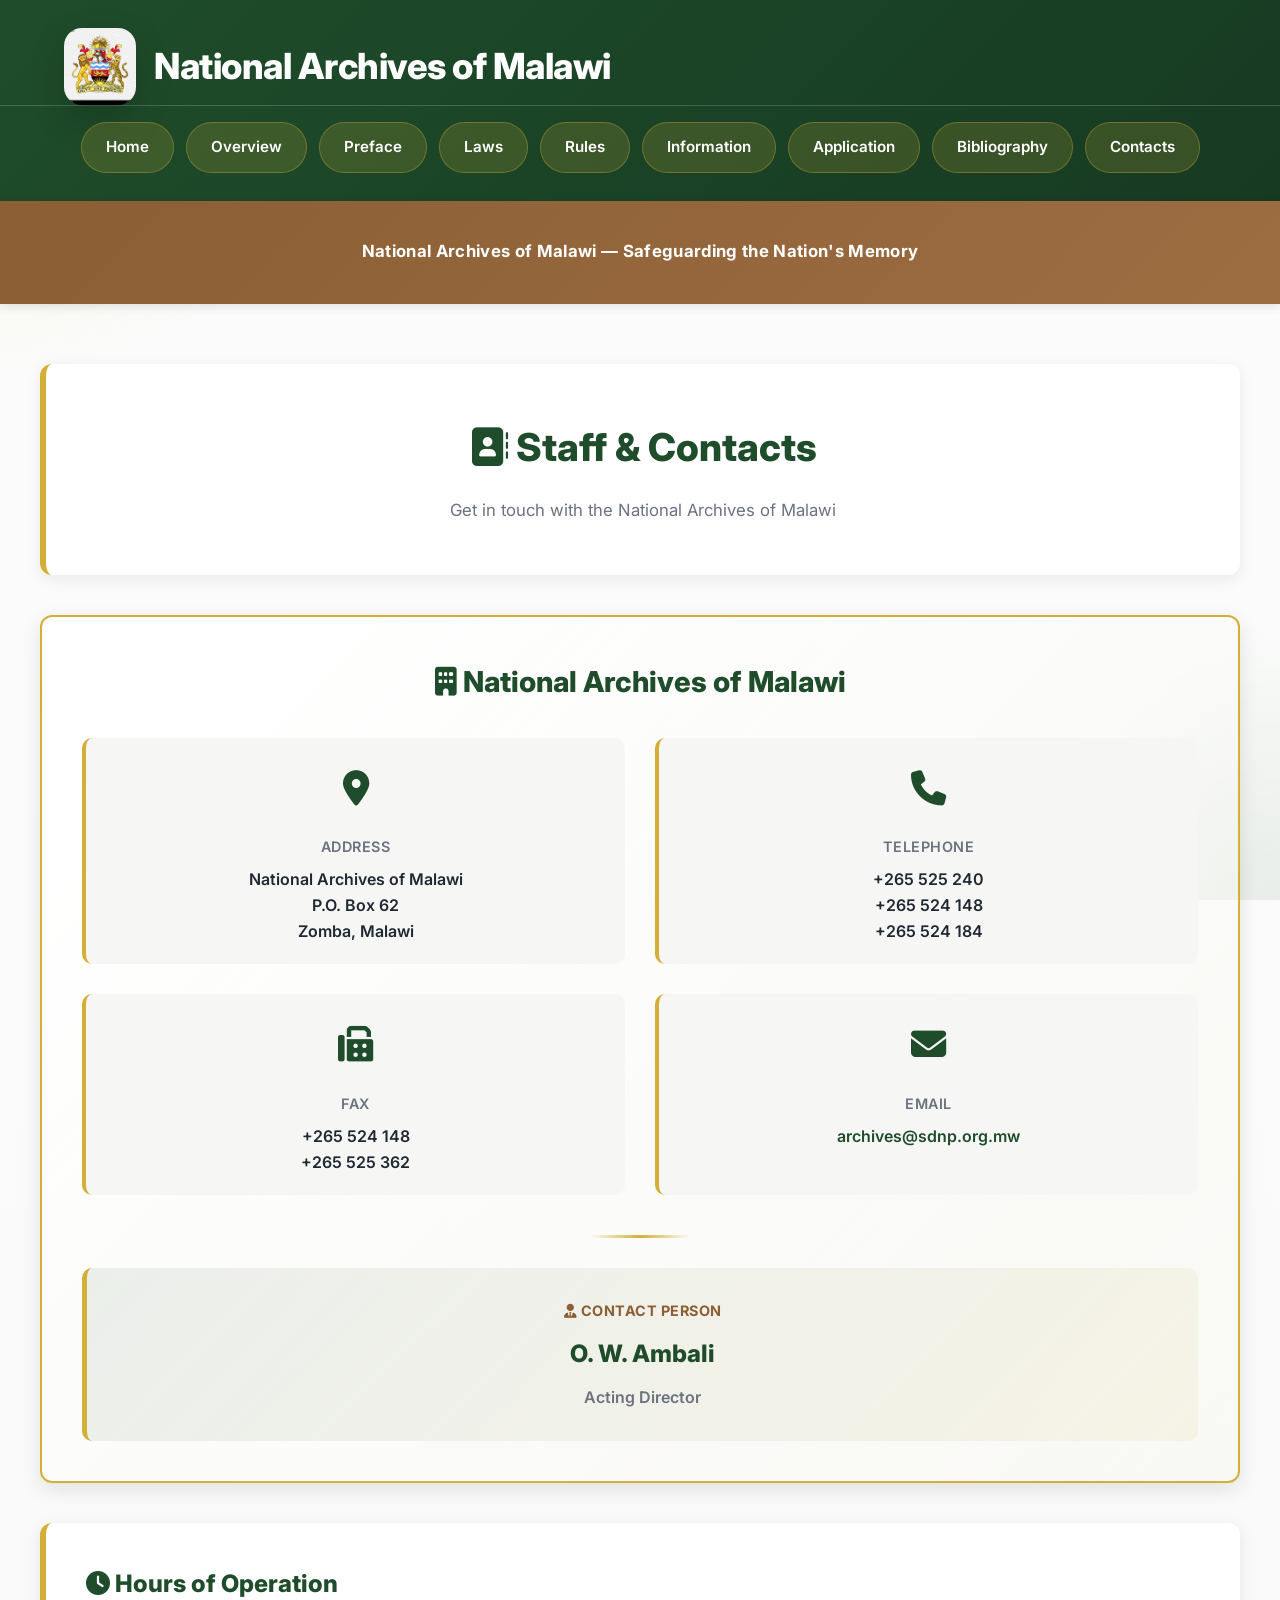
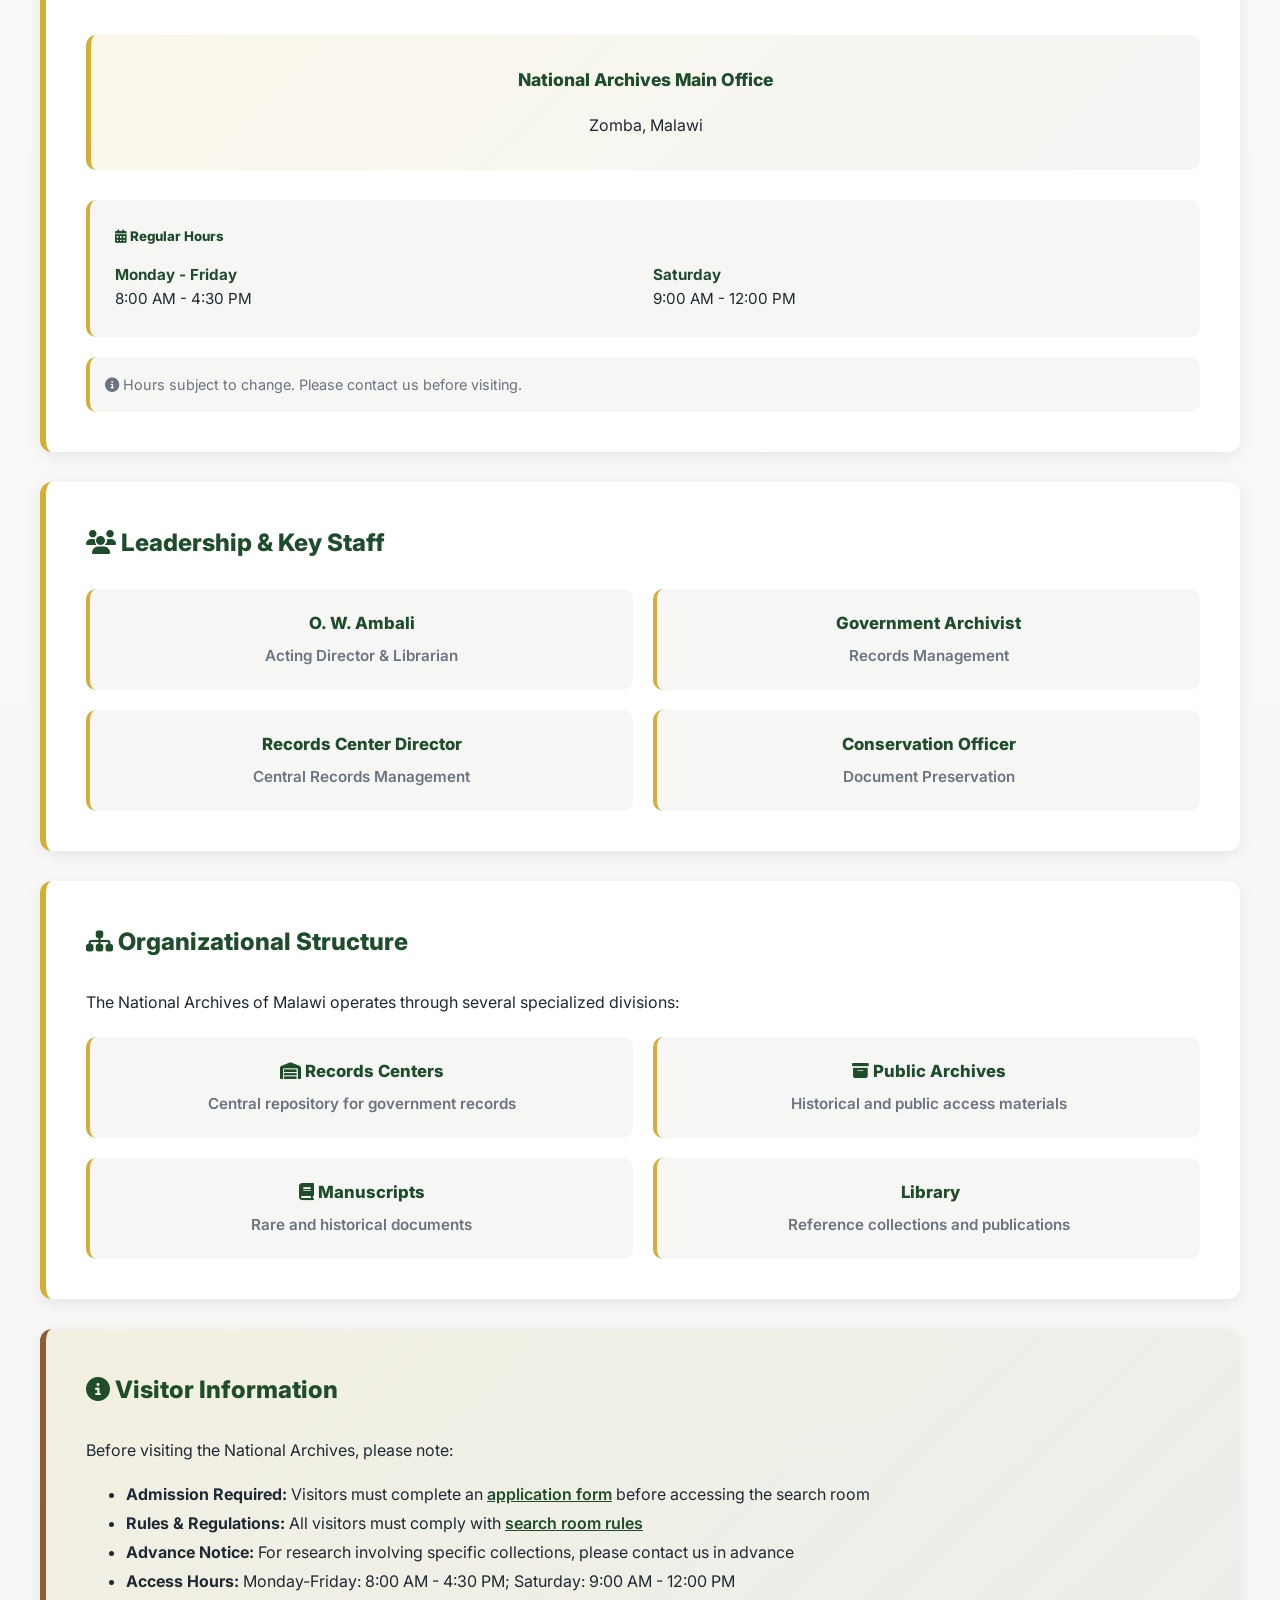
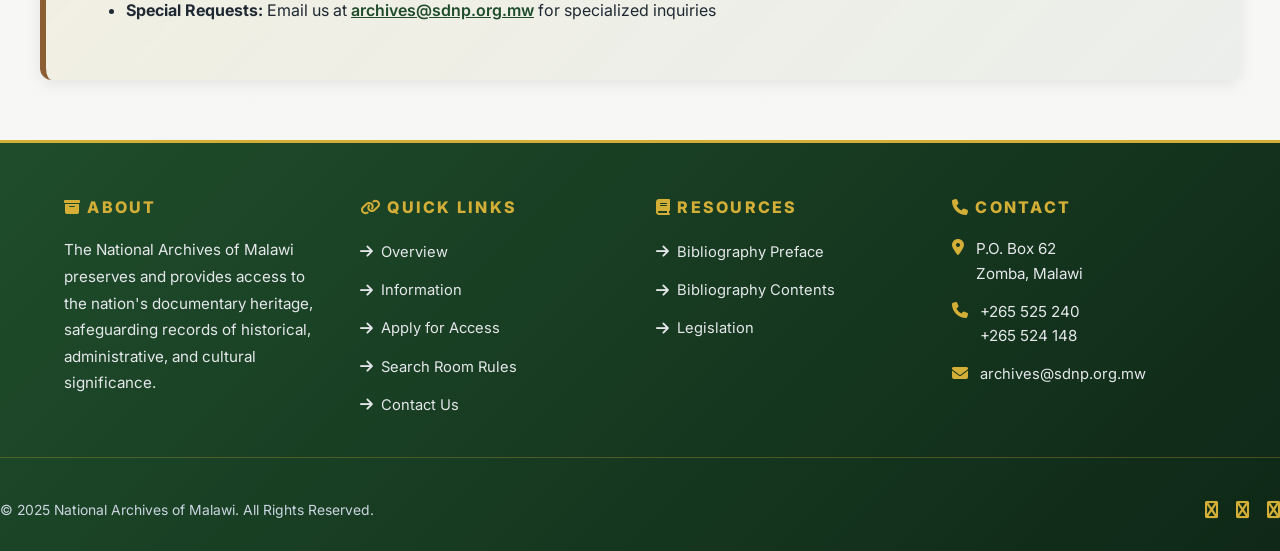
<file: staff.html>
<!DOCTYPE html>
<html lang="en">
<head>
  <meta charset="UTF-8" />
  <meta name="viewport" content="width=device-width, initial-scale=1.0" />
  <title>Staff & Contacts - National Archives of Malawi</title>

  <!-- Google Font -->
  <link href="https://fonts.googleapis.com/css2?family=Inter:wght@300;400;500;600;700;800&display=swap" rel="stylesheet">

  <!-- Icons -->
  <link href="https://cdnjs.cloudflare.com/ajax/libs/font-awesome/6.5.1/css/all.min.css" rel="stylesheet">

  <!-- Global CSS -->
  <link rel="stylesheet" href="archives-styles.css">
  <style>
    /* Staff & Contacts Page Styles */
    .staff-container {
      width:100%;
      max-width:1400px;
      margin:60px auto;
      padding:0 40px;
    }

    .contacts-header {
      background:var(--white);
      padding:50px;
      margin-bottom:40px;
      border-radius:12px;
      box-shadow:0 4px 16px rgba(0,0,0,0.08);
      border-left:6px solid var(--accent);
      text-align:center;
    }

    .contacts-header h2 {
      color:var(--primary);
      font-size:2.4rem;
      margin:0 0 15px 0;
      font-weight:800;
    }

    .contacts-header p {
      color:var(--muted);
      font-size:1.05rem;
      margin:0;
    }

    .contact-card {
      background:linear-gradient(135deg,var(--white),rgba(212,175,55,0.02));
      border:2px solid var(--accent);
      padding:40px;
      margin-bottom:40px;
      border-radius:12px;
      box-shadow:0 6px 20px rgba(0,0,0,0.1);
      text-align:center;
    }

    .contact-card h3 {
      color:var(--primary);
      font-size:1.8rem;
      margin:0 0 30px 0;
      font-weight:800;
    }

    .contact-info {
      display:grid;
      grid-template-columns:1fr 1fr;
      gap:30px;
      margin-bottom:40px;
    }

    .contact-item {
      text-align:center;
      padding:20px;
      background:var(--light);
      border-radius:10px;
      border-left:4px solid var(--accent);
    }

    .contact-item-icon {
      font-size:2.2rem;
      color:var(--primary);
      margin-bottom:15px;
    }

    .contact-item-label {
      color:var(--muted);
      font-size:0.9rem;
      font-weight:600;
      margin-bottom:8px;
      text-transform:uppercase;
      letter-spacing:0.5px;
    }

    .contact-item-value {
      color:var(--dark);
      font-weight:600;
      font-size:1rem;
      line-height:1.6;
    }

    .contact-item-value a {
      color:var(--primary);
      text-decoration:none;
      transition:color 0.3s ease;
    }

    .contact-item-value a:hover {
      color:var(--accent);
      text-decoration:underline;
    }

    .contact-divider {
      width:100px;
      height:3px;
      background:linear-gradient(90deg,transparent,var(--accent),transparent);
      margin:30px auto;
    }

    .contact-person-section {
      background:linear-gradient(135deg,rgba(31,77,43,0.08),rgba(212,175,55,0.08));
      padding:30px;
      border-radius:10px;
      border-left:5px solid var(--accent);
      text-align:center;
    }

    .contact-person-title {
      color:var(--secondary);
      font-size:0.9rem;
      font-weight:700;
      text-transform:uppercase;
      letter-spacing:0.5px;
      margin-bottom:10px;
    }

    .contact-person-name {
      color:var(--primary);
      font-size:1.5rem;
      font-weight:800;
      margin-bottom:8px;
    }

    .contact-person-position {
      color:var(--muted);
      font-size:1rem;
      font-weight:600;
    }

    .staff-section {
      background:var(--white);
      padding:40px;
      margin-bottom:30px;
      border-radius:12px;
      box-shadow:0 4px 16px rgba(0,0,0,0.08);
      border-left:6px solid var(--accent);
    }

    .staff-section h3 {
      color:var(--primary);
      font-size:1.5rem;
      margin-top:0;
      margin-bottom:25px;
      font-weight:800;
    }

    .staff-grid {
      display:grid;
      grid-template-columns:1fr 1fr;
      gap:20px;
    }

    .staff-member {
      background:var(--light);
      padding:20px;
      border-radius:10px;
      border-left:4px solid var(--accent);
      text-align:center;
    }

    .staff-member-name {
      color:var(--primary);
      font-weight:800;
      font-size:1.05rem;
      margin-bottom:5px;
    }

    .staff-member-position {
      color:var(--muted);
      font-size:0.95rem;
      font-weight:600;
    }

    .location-section {
      background:linear-gradient(135deg,rgba(212,175,55,0.1),rgba(31,77,43,0.05));
      padding:30px;
      border-radius:10px;
      border-left:5px solid var(--accent);
      margin:30px 0;
      text-align:center;
    }

    .location-section h4 {
      color:var(--primary);
      font-weight:800;
      font-size:1.1rem;
      margin-top:0;
      margin-bottom:15px;
    }

    .location-section p {
      color:var(--dark);
      font-size:1rem;
      line-height:1.8;
      margin:0;
    }

    .hours-section {
      background:var(--light);
      padding:25px;
      border-radius:10px;
      border-left:4px solid var(--accent);
      margin:20px 0;
    }

    .hours-section h5 {
      color:var(--primary);
      font-weight:800;
      margin-top:0;
      margin-bottom:15px;
    }

    .hours-grid {
      display:grid;
      grid-template-columns:1fr 1fr;
      gap:15px;
    }

    .hour-item {
      color:var(--dark);
      font-size:0.95rem;
      line-height:1.6;
    }

    .hour-item strong {
      color:var(--primary);
      display:block;
    }

    @media(max-width:768px) {
      .staff-container {
        padding:0 20px;
        margin:40px auto;
      }

      .contact-card {
        padding:25px;
      }

      .contacts-header h2 {
        font-size:1.8rem;
      }

      .contact-info {
        grid-template-columns:1fr;
        gap:15px;
      }

      .staff-grid {
        grid-template-columns:1fr;
      }

      .hours-grid {
        grid-template-columns:1fr;
      }

      .contact-item {
        padding:15px;
      }
    }
  </style>
</head>
<body>

<!-- Top Header -->
<header class="top-header">
  <div class="container header-content">
    <div class="branding">
      <img src="emblem.jpg" alt="Malawi Emblem">
      <div>
        <h1>National Archives of Malawi</h1>
      </div>
    </div>
  </div>
  <!-- Navigation -->
  <nav class="main-nav" aria-label="Primary navigation">
    <div class="container nav-list">
      <a href="index.html">Home</a>
      <a href="overview.html">Overview</a>
      <a href="biblio_preface.html">Preface</a>
      <a href="laws.html">Laws</a>
      <a href="rules.html">Rules</a>
      <a href="information.html">Information</a>
      <a href="application.html">Application</a>
      <a href="biblio-contents.html">Bibliography</a>
      <a href="staff.html">Contacts</a>
    </div>
  </nav>
</header>

<main>

<!-- Announcement Banner -->
<section class="announcement">
  <div class="container">
    <p>National Archives of Malawi — Safeguarding the Nation's Memory</p>
  </div>
</section>

<!-- Staff & Contacts Container -->
<div class="staff-container">

  <!-- Header Section -->
  <section class="contacts-header">
    <h2><i class="fas fa-address-book"></i> Staff & Contacts</h2>
    <p>Get in touch with the National Archives of Malawi</p>
  </section>

  <!-- Main Contact Card -->
  <section class="contact-card">
    <h3><i class="fas fa-building"></i> National Archives of Malawi</h3>

    <!-- Contact Information Grid -->
    <div class="contact-info">
      <div class="contact-item">
        <div class="contact-item-icon">
          <i class="fas fa-map-marker-alt"></i>
        </div>
        <div class="contact-item-label">Address</div>
        <div class="contact-item-value">
          National Archives of Malawi<br>
          P.O. Box 62<br>
          Zomba, Malawi
        </div>
      </div>

      <div class="contact-item">
        <div class="contact-item-icon">
          <i class="fas fa-phone"></i>
        </div>
        <div class="contact-item-label">Telephone</div>
        <div class="contact-item-value">
          +265 525 240<br>
          +265 524 148<br>
          +265 524 184
        </div>
      </div>

      <div class="contact-item">
        <div class="contact-item-icon">
          <i class="fas fa-fax"></i>
        </div>
        <div class="contact-item-label">Fax</div>
        <div class="contact-item-value">
          +265 524 148<br>
          +265 525 362
        </div>
      </div>

      <div class="contact-item">
        <div class="contact-item-icon">
          <i class="fas fa-envelope"></i>
        </div>
        <div class="contact-item-label">Email</div>
        <div class="contact-item-value">
          <a href="mailto:archives@sdnp.org.mw">archives@sdnp.org.mw</a>
        </div>
      </div>
    </div>

    <div class="contact-divider"></div>

    <!-- Contact Person Section -->
    <div class="contact-person-section">
      <div class="contact-person-title">
        <i class="fas fa-user-tie"></i> Contact Person
      </div>
      <div class="contact-person-name">O. W. Ambali</div>
      <div class="contact-person-position">Acting Director</div>
    </div>
  </section>

  <!-- Hours of Operation -->
  <section class="staff-section">
    <h3><i class="fas fa-clock"></i> Hours of Operation</h3>
    
    <div class="location-section">
      <h4>National Archives Main Office</h4>
      <p>Zomba, Malawi</p>
    </div>

    <div class="hours-section">
      <h5><i class="fas fa-calendar-alt"></i> Regular Hours</h5>
      <div class="hours-grid">
        <div class="hour-item">
          <strong>Monday - Friday</strong>
          8:00 AM - 4:30 PM
        </div>
        <div class="hour-item">
          <strong>Saturday</strong>
          9:00 AM - 12:00 PM
        </div>
      </div>
    </div>

    <div style="background:var(--light); padding:15px; border-radius:10px; border-left:4px solid var(--accent);">
      <p style="color:var(--muted); font-size:0.9rem; margin:0;">
        <i class="fas fa-info-circle"></i> Hours subject to change. Please contact us before visiting.
      </p>
    </div>
  </section>

  <!-- Leadership & Key Staff -->
  <section class="staff-section">
    <h3><i class="fas fa-users"></i> Leadership & Key Staff</h3>

    <div class="staff-grid">
      <div class="staff-member">
        <div class="staff-member-name">O. W. Ambali</div>
        <div class="staff-member-position">Acting Director & Librarian</div>
      </div>

      <div class="staff-member">
        <div class="staff-member-name">Government Archivist</div>
        <div class="staff-member-position">Records Management</div>
      </div>

      <div class="staff-member">
        <div class="staff-member-name">Records Center Director</div>
        <div class="staff-member-position">Central Records Management</div>
      </div>

      <div class="staff-member">
        <div class="staff-member-name">Conservation Officer</div>
        <div class="staff-member-position">Document Preservation</div>
      </div>
    </div>
  </section>

  <!-- Divisions & Departments -->
  <section class="staff-section">
    <h3><i class="fas fa-sitemap"></i> Organizational Structure</h3>

    <p style="color:var(--dark); line-height:1.8;">The National Archives of Malawi operates through several specialized divisions:</p>

    <div class="staff-grid" style="margin-top:20px;">
      <div class="staff-member">
        <div class="staff-member-name"><i class="fas fa-warehouse"></i> Records Centers</div>
        <div class="staff-member-position">Central repository for government records</div>
      </div>

      <div class="staff-member">
        <div class="staff-member-name"><i class="fas fa-archive"></i> Public Archives</div>
        <div class="staff-member-position">Historical and public access materials</div>
      </div>

      <div class="staff-member">
        <div class="staff-member-name"><i class="fas fa-book"></i> Manuscripts</div>
        <div class="staff-member-position">Rare and historical documents</div>
      </div>

      <div class="staff-member">
        <div class="staff-member-name"><i class="fas fa-library"></i> Library</div>
        <div class="staff-member-position">Reference collections and publications</div>
      </div>
    </div>
  </section>

  <!-- Visitor Information -->
  <section class="staff-section" style="background:linear-gradient(135deg,rgba(212,175,55,0.1),rgba(31,77,43,0.05)); border-left-color:var(--secondary);">
    <h3><i class="fas fa-info-circle"></i> Visitor Information</h3>

    <p style="color:var(--dark); line-height:1.8;">Before visiting the National Archives, please note:</p>

    <ul style="color:var(--dark); line-height:1.8; font-size:1rem;">
      <li><strong>Admission Required:</strong> Visitors must complete an <a href="application.html" style="color:var(--primary); font-weight:600;">application form</a> before accessing the search room</li>
      <li><strong>Rules & Regulations:</strong> All visitors must comply with <a href="search.html" style="color:var(--primary); font-weight:600;">search room rules</a></li>
      <li><strong>Advance Notice:</strong> For research involving specific collections, please contact us in advance</li>
      <li><strong>Access Hours:</strong> Monday-Friday: 8:00 AM - 4:30 PM; Saturday: 9:00 AM - 12:00 PM</li>
      <li><strong>Special Requests:</strong> Email us at <a href="mailto:archives@sdnp.org.mw" style="color:var(--primary); font-weight:600;">archives@sdnp.org.mw</a> for specialized inquiries</li>
    </ul>
  </section>

</div>

<!-- Footer -->
</main>
<footer class="footer">
  <div class="container footer-grid">
    <div class="footer-section">
      <h3><i class="fas fa-archive"></i> About</h3>
      <p>The National Archives of Malawi preserves and provides access to the nation's documentary heritage, safeguarding records of historical, administrative, and cultural significance.</p>
    </div>

    <div class="footer-section">
      <h3><i class="fas fa-link"></i> Quick Links</h3>
      <ul>
        <li><a href="overview.html"><i class="fas fa-arrow-right"></i> Overview</a></li>
        <li><a href="information.html"><i class="fas fa-arrow-right"></i> Information</a></li>
        <li><a href="application.html"><i class="fas fa-arrow-right"></i> Apply for Access</a></li>
        <li><a href="search.html"><i class="fas fa-arrow-right"></i> Search Room Rules</a></li>
        <li><a href="staff.html"><i class="fas fa-arrow-right"></i> Contact Us</a></li>
      </ul>
    </div>

    <div class="footer-section">
      <h3><i class="fas fa-book"></i> Resources</h3>
      <ul>
        <li><a href="biblio_preface.html"><i class="fas fa-arrow-right"></i> Bibliography Preface</a></li>
        <li><a href="biblio-contents.html"><i class="fas fa-arrow-right"></i> Bibliography Contents</a></li>
        <li><a href="laws.html"><i class="fas fa-arrow-right"></i> Legislation</a></li>
      </ul>
    </div>

    <div class="footer-section">
      <h3><i class="fas fa-phone"></i> Contact</h3>
      <div class="footer-contact-item">
        <i class="fas fa-map-marker-alt"></i>
        <span>P.O. Box 62<br>Zomba, Malawi</span>
      </div>
      <div class="footer-contact-item">
        <i class="fas fa-phone"></i>
        <span>+265 525 240<br>+265 524 148</span>
      </div>
      <div class="footer-contact-item">
        <i class="fas fa-envelope"></i>
        <a href="mailto:archives@sdnp.org.mw">archives@sdnp.org.mw</a>
      </div>
    </div>
  </div>

  <div class="footer-divider"></div>

  <div class="footer-bottom">
    <p>© 2025 National Archives of Malawi. All Rights Reserved.</p>
    <div class="social-links">
      <a href="#"><i class="fas fa-facebook"></i></a>
      <a href="#"><i class="fas fa-twitter"></i></a>
      <a href="#"><i class="fas fa-linkedin"></i></a>
    </div>
  </div>
</footer>

</body>
</html>
</file>
<file: archives-styles.css>
/* =====================================================
   NATIONAL ARCHIVES OF MALAWI – GLOBAL STYLESHEET
   Design-only redesign (no content removed)
===================================================== */

:root{
  --primary:#1f4d2b;      /* Heritage green */
  --secondary:#8b5e34;    /* Archival brown */
  --accent:#d4af37;       /* Gold accent */
  --light:#f6f7f5;
  --dark:#1f2933;
  --muted:#6b7280;
  --white:#ffffff;
}

*{
  box-sizing:border-box;
}

html{
  scroll-behavior:smooth;
}

body{
  margin:0;
  font-family:'Inter',sans-serif;
  color:var(--dark);
  background:linear-gradient(180deg, #fbfcfb 0%, var(--light) 100%);
  line-height:1.75;
}

body::before{
  content:'';
  position:fixed;
  inset:0;
  background:radial-gradient(circle at top left, rgba(212,175,55,0.15), transparent 24%), radial-gradient(circle at bottom right, rgba(31,77,43,0.08), transparent 18%);
  pointer-events:none;
  z-index:-1;
}

.container{
  width:90%;
  max-width:1400px;
  margin:0 auto;
}

button,
a{
  font-family:inherit;
}

/* ================= HEADER ================= */
.top-header{
  background:linear-gradient(135deg,var(--primary),#163a22);
  color:var(--white);
  padding:28px 0 18px;
  box-shadow:0 6px 22px rgba(0,0,0,0.15);
}

.header-content{
  display:flex;
  justify-content:space-between;
  align-items:center;
  gap:30px;
}

.branding{
  display:flex;
  align-items:center;
  gap:18px;
}

.branding img{
  width:72px;
  min-width:72px;
  border-radius:18px;
  object-fit:cover;
  box-shadow:0 14px 35px rgba(0,0,0,0.18);
}

.branding h1{
  margin:0;
  font-size:2.25rem;
  font-weight:800;
  letter-spacing:-0.5px;
}

.main-nav{
  background:transparent;
  border-top:1px solid rgba(255,255,255,0.18);
  padding:16px 0 10px;
}

.nav-list{
  display:flex;
  flex-wrap:wrap;
  justify-content:center;
  gap:12px;
}

.main-nav a{
  padding:11px 24px;
  text-decoration:none;
  color:var(--white);
  font-weight:600;
  font-size:0.95rem;
  background:rgba(212,175,55,0.18);
  border:1px solid rgba(212,175,55,0.35);
  border-radius:999px;
  transition:all 0.28s ease;
}

.main-nav a:hover,
.main-nav a:focus-visible{
  background:var(--accent);
  color:var(--primary);
  transform:translateY(-1px);
  box-shadow:0 8px 20px rgba(212,175,55,0.26);
}

/* ================= ANNOUNCEMENT ================= */
.announcement{
  background:linear-gradient(135deg,var(--secondary),#9d6d42);
  color:var(--white);
  text-align:center;
  padding:20px 0;
  font-weight:700;
  font-size:1.05rem;
  letter-spacing:0.02em;
  box-shadow:0 2px 10px rgba(0,0,0,0.12);
}

/* ================= HERO SECTION ================= */
.hero-section{
  padding:42px 0 10px;
}

.hero-archives{
  width:100%;
  min-height:520px;
  background:url("images-25.jpeg") center/cover no-repeat;
  position:relative;
  border-radius:28px;
  display:flex;
  align-items:center;
  justify-content:center;
  overflow:hidden;
  box-shadow:0 24px 60px rgba(0,0,0,0.16);
}

.hero-overlay{
  position:absolute;
  inset:0;
  background:linear-gradient(180deg, rgba(31,77,43,0.78) 0%, rgba(31,77,43,0.86) 100%);
}

.hero-content{
  position:relative;
  padding:48px 42px;
  max-width:680px;
  text-align:center;
}

.hero-content p{
  margin:0;
  color:var(--white);
  font-size:clamp(2.4rem, 4vw, 3.2rem);
  font-weight:800;
  line-height:1.05;
  letter-spacing:-0.04em;
}

/* ================= SECTION BLOCKS ================= */
.section-block{
  padding:48px 0;
}

.section-alt{
  background:rgba(255,255,255,0.92);
}

.card-block{
  display:flex;
  justify-content:flex-start;
  align-items:stretch;
}

.content-card{
  background:var(--white);
  border-radius:24px;
  padding:42px 36px;
  width:100%;
  max-width:none;
  box-shadow:0 22px 48px rgba(31,77,43,0.08);
  border:1px solid rgba(31,77,43,0.08);
}

.content-card h2{
  color:var(--primary);
  font-size:2.4rem;
  margin:0 0 22px;
  font-weight:800;
}

.content-card p{
  margin:0;
  color:var(--muted);
  font-size:1.08rem;
  line-height:1.9;
}

.rules-button{
  display:inline-flex;
  align-items:center;
  justify-content:center;
  margin-top:26px;
  padding:14px 42px;
  background:linear-gradient(135deg, var(--primary), #163a22);
  color:var(--white);
  text-decoration:none;
  border-radius:999px;
  font-weight:700;
  transition:transform 0.25s ease, box-shadow 0.25s ease, background 0.25s ease;
}

.rules-button:hover,
.rules-button:focus-visible{
  transform:translateY(-2px);
  box-shadow:0 14px 32px rgba(31,77,43,0.24);
}

/* ================= FOOTER ================= */
.footer{
  background:linear-gradient(135deg,var(--primary),#0f2817);
  color:var(--white);
  padding:50px 0 26px;
  border-top:3px solid var(--accent);
  margin-top:40px;
}

.footer-grid{
  display:grid;
  grid-template-columns:repeat(auto-fit,minmax(220px,1fr));
  gap:32px;
  margin-bottom:28px;
}

.footer-section h3{
  color:var(--accent);
  font-size:1rem;
  font-weight:800;
  margin-top:0;
  margin-bottom:16px;
  text-transform:uppercase;
  letter-spacing:0.14em;
}

.footer-section p{
  font-size:0.95rem;
  line-height:1.75;
  margin:0;
  color:#e5e7eb;
}

.footer-section ul{
  list-style:none;
  padding:0;
  margin:0;
}

.footer-section li{
  margin-bottom:10px;
}

.footer-section a{
  color:#e5e7eb;
  text-decoration:none;
  transition:color 0.3s ease;
  font-size:0.92rem;
  display:inline-flex;
  align-items:center;
  gap:8px;
}

.footer-section a:hover{
  color:var(--accent);
}

.footer-contact-item{
  margin-bottom:14px;
  display:flex;
  align-items:flex-start;
  gap:12px;
  font-size:0.95rem;
}

.footer-contact-item i{
  color:var(--accent);
  margin-top:2px;
  flex-shrink:0;
  font-size:1rem;
}

.footer-contact-item span,
.footer-contact-item a{
  color:#e5e7eb;
  line-height:1.6;
}

.footer-contact-item a{
  text-decoration:none;
}

.footer-divider{
  border-top:1px solid rgba(212,175,55,0.28);
  margin:24px 0;
}

.footer-bottom{
  display:flex;
  justify-content:space-between;
  align-items:center;
  flex-wrap:wrap;
  gap:14px;
  padding-top:14px;
  color:#cbd5e1;
  font-size:0.87rem;
}

.footer-bottom p{
  margin:0;
}

.social-links{
  display:flex;
  gap:18px;
}

.social-links a{
  color:var(--accent);
  text-decoration:none;
  font-size:1.05rem;
  transition:color 0.3s ease, transform 0.3s ease;
}

.social-links a:hover{
  color:var(--white);
  transform:translateY(-2px);
}

@media(max-width:1024px){
  .hero-archives{
    min-height:420px;
  }

  .hero-content{
    padding:38px 32px;
  }
}

@media(max-width:768px){
  .top-header{
    padding:24px 0 14px;
  }

  .header-content{
    flex-direction:column;
    align-items:flex-start;
  }

  .nav-list{
    justify-content:center;
  }

  .hero-section{
    padding:32px 0 10px;
  }

  .content-card{
    padding:32px 28px;
  }

  .footer-grid{
    grid-template-columns:1fr;
  }

  .footer-bottom{
    flex-direction:column;
    text-align:center;
  }

  .footer-bottom .social-links{
    justify-content:center;
  }
}

@media(max-width:540px){
  .main-nav a{
    padding:10px 18px;
    font-size:0.84rem;
  }

  .hero-content p{
    font-size:2.1rem;
  }

  .content-card h2{
    font-size:2rem;
  }
}
</file>
